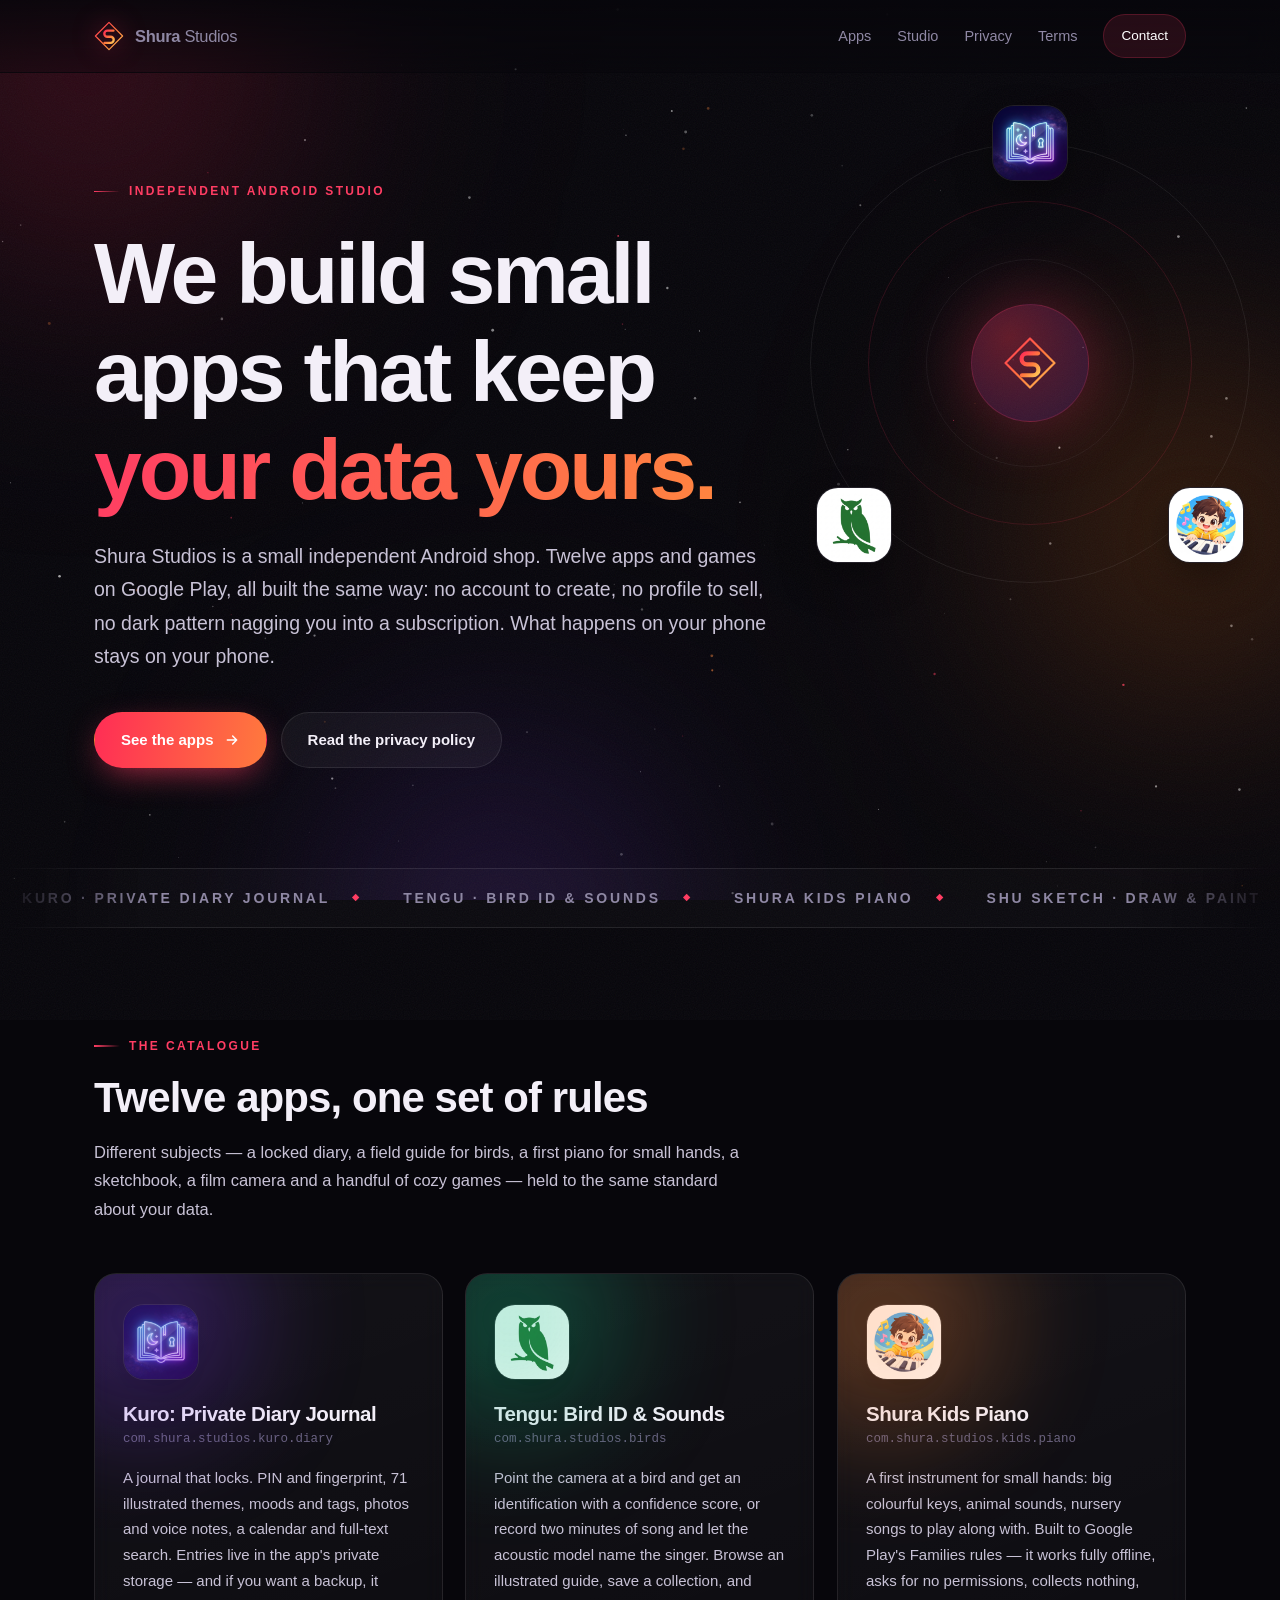
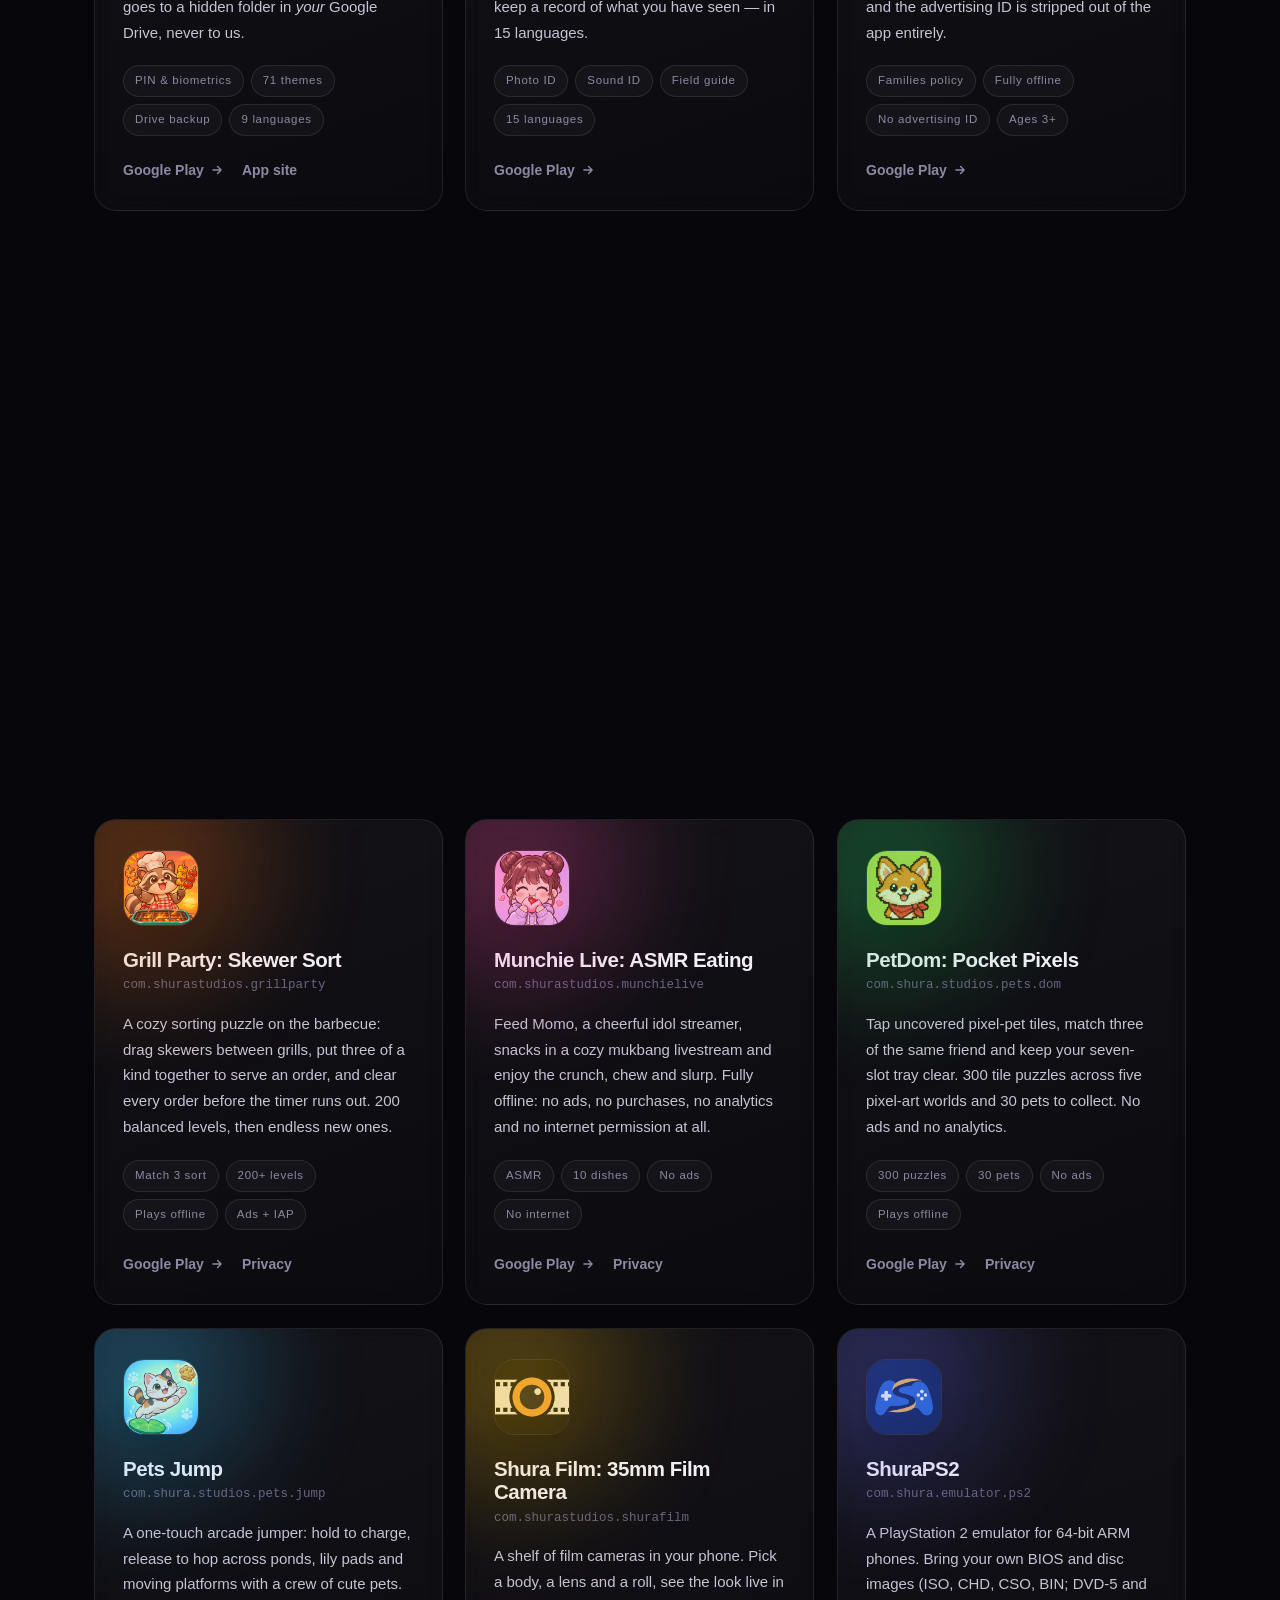
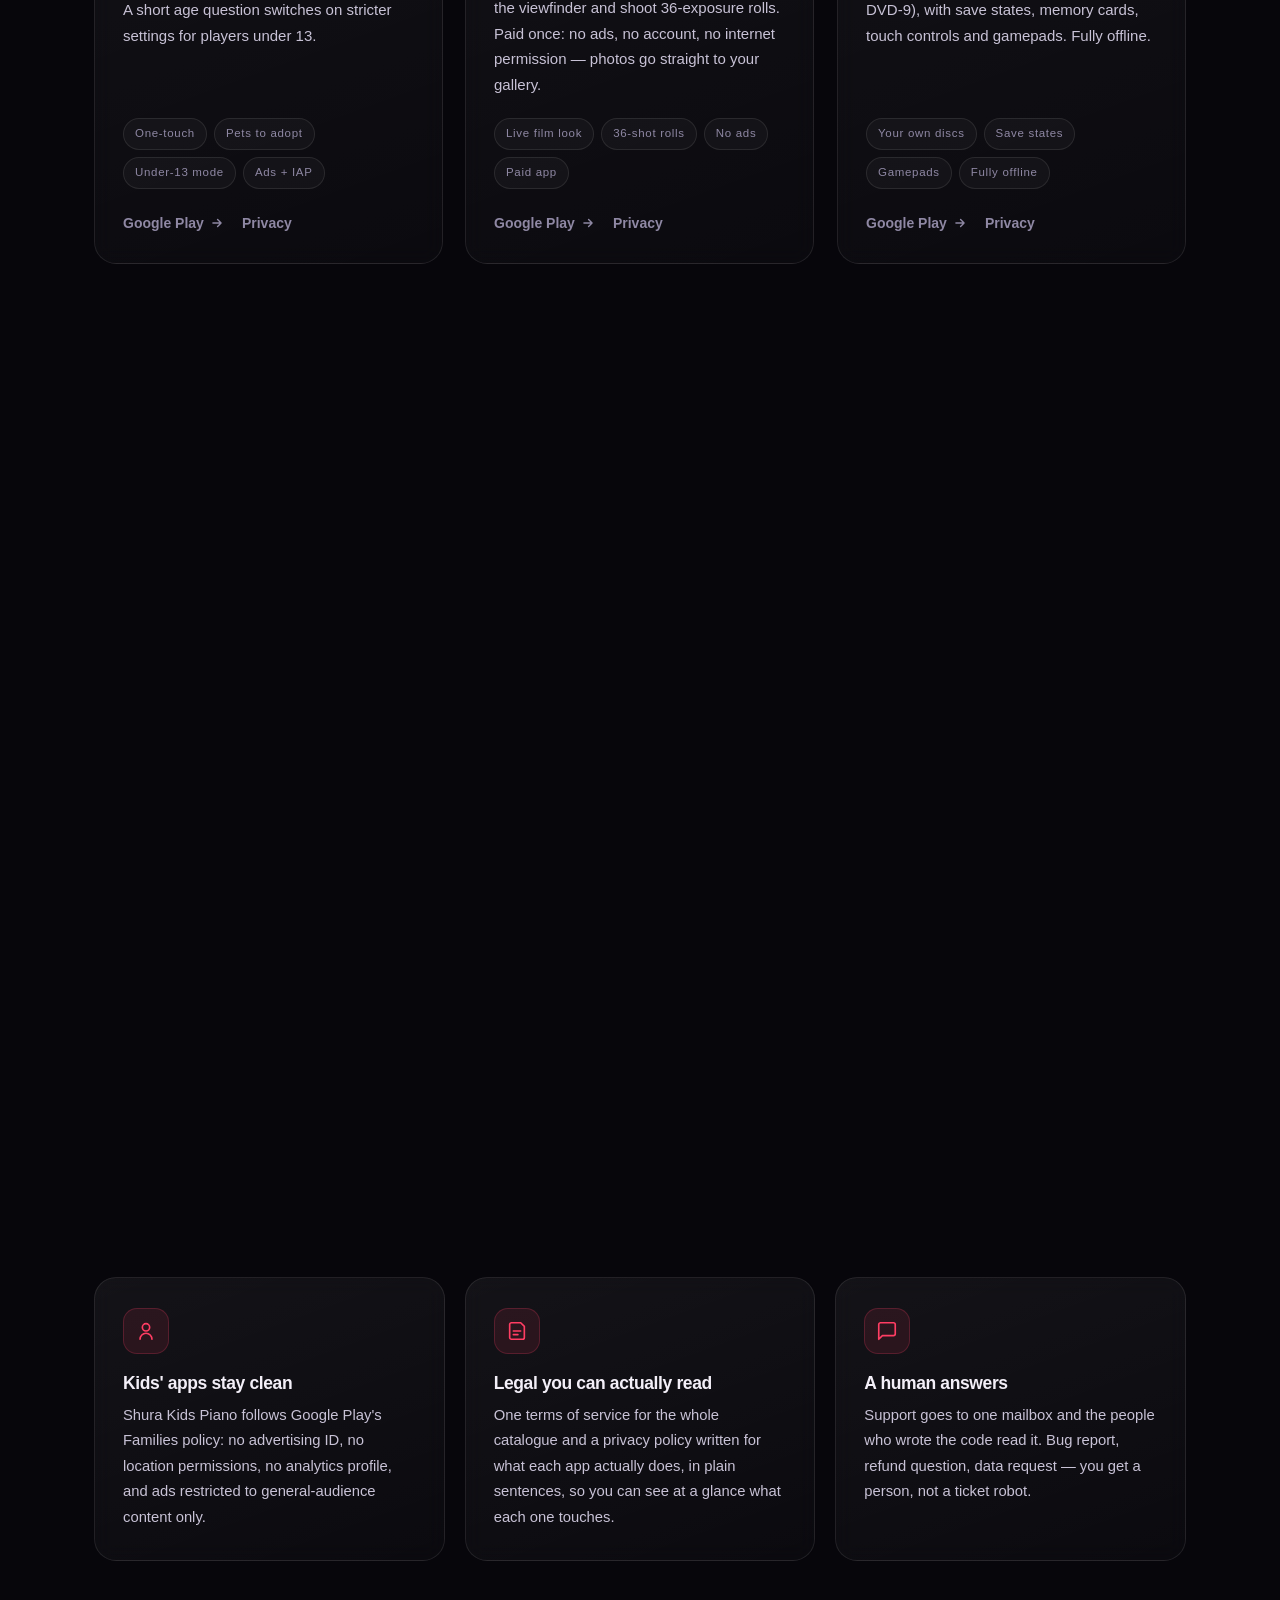
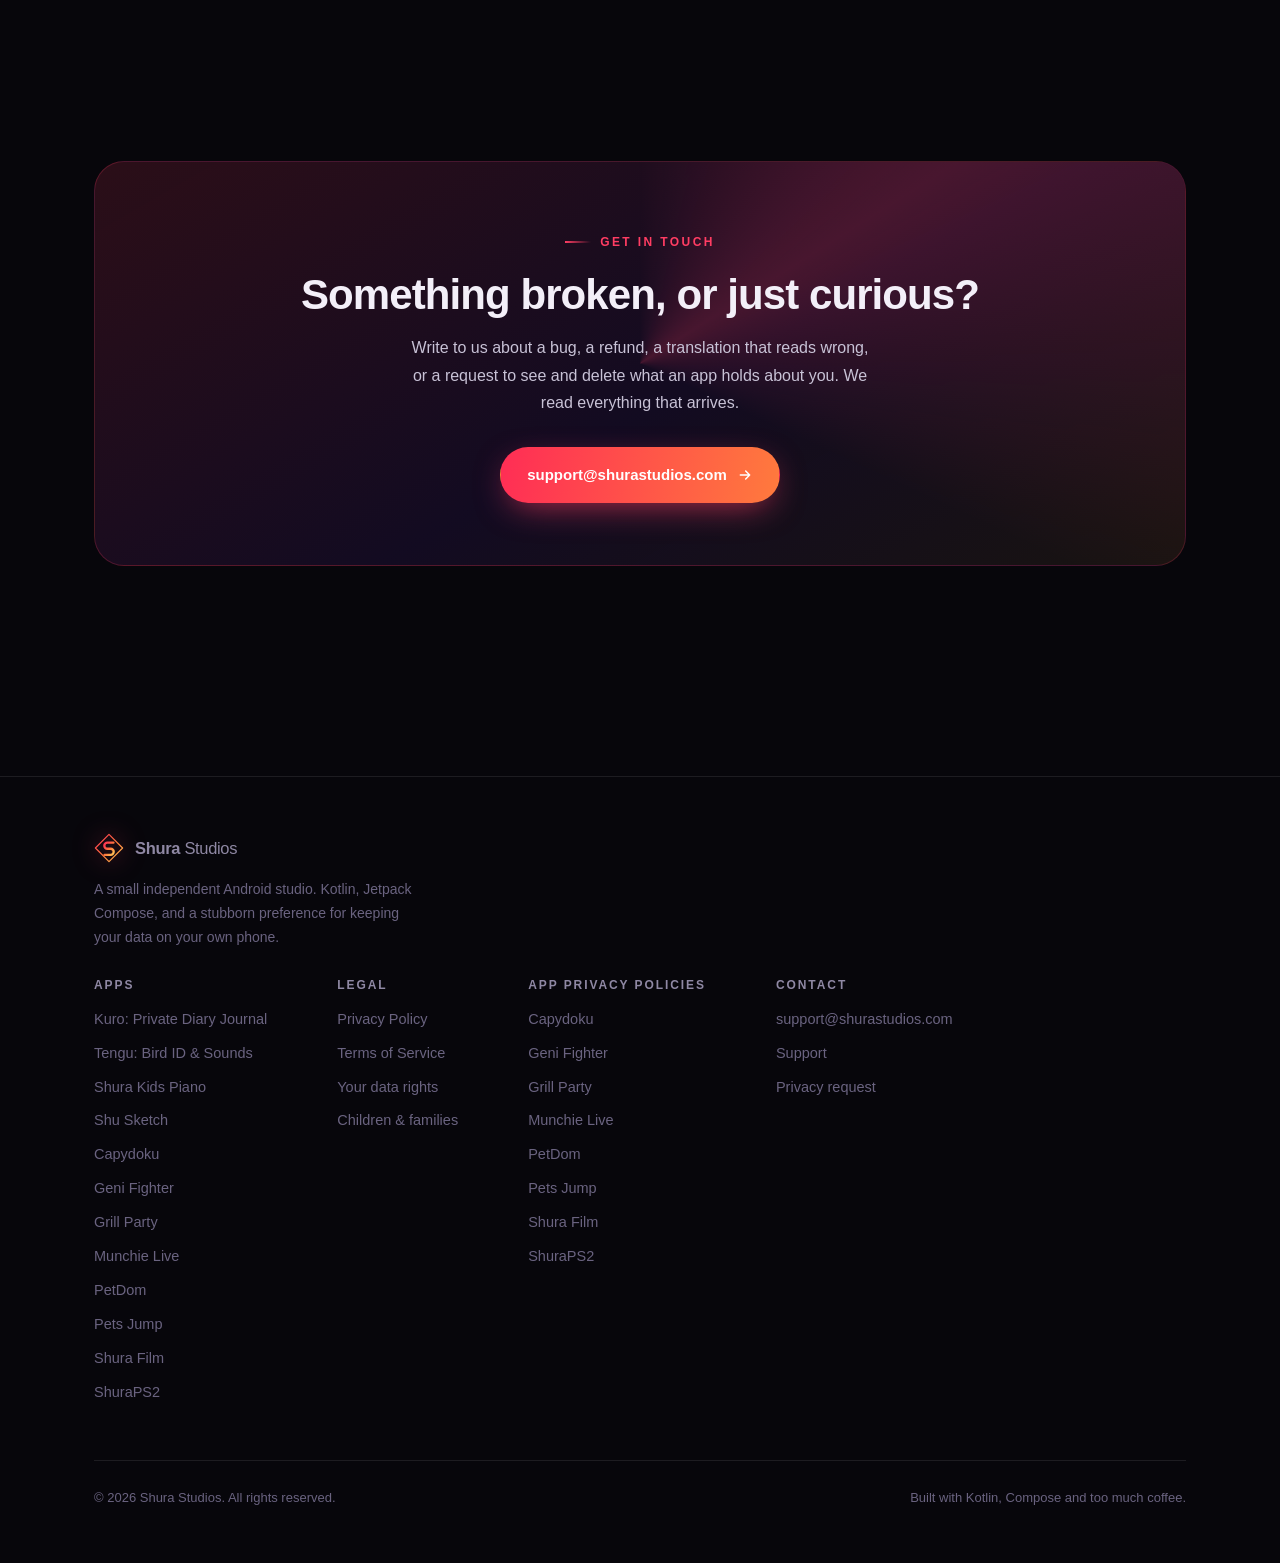
<file: index.html>
<!DOCTYPE html>
<html lang="en">
<head>
<meta charset="utf-8">
<meta name="viewport" content="width=device-width, initial-scale=1">
<title>Shura Studios — Android apps that respect you</title>
<meta name="description" content="Shura Studios is a small independent Android studio. We build Kuro: Private Diary Journal, Tengu: Bird ID &amp; Sounds, Shura Kids Piano and Shu Sketch — apps with no accounts, no data selling and no dark patterns.">
<meta name="theme-color" content="#07060b">
<link rel="icon" href="assets/favicon.svg" type="image/svg+xml">
<meta property="og:type" content="website">
<meta property="og:title" content="Shura Studios">
<meta property="og:description" content="A small independent Android studio. Four apps, no accounts, no data selling.">
<meta property="og:image" content="assets/app-tengu.png">
<link rel="stylesheet" href="assets/site.css">
<link rel="stylesheet" href="assets/home.css">
</head>
<body id="top">

<div class="progress"><i></i></div>
<canvas id="stars" aria-hidden="true"></canvas>
<div class="aurora" aria-hidden="true"><span class="blob b1"></span><span class="blob b2"></span><span class="blob b3"></span></div>
<div class="grain" aria-hidden="true"></div>

<header>
  <div class="wrap nav">
    <a class="brand" href="#top">
      <svg viewBox="0 0 64 64" aria-hidden="true"><defs><linearGradient id="bg1" x1="0" y1="0" x2="1" y2="1"><stop offset="0" stop-color="#ff2d55"/><stop offset=".55" stop-color="#ff7a3d"/><stop offset="1" stop-color="#ffc857"/></linearGradient></defs><path d="M32 3 61 32 32 61 3 32Z" fill="none" stroke="url(#bg1)" stroke-width="2.6" stroke-linejoin="round"/><path d="M41.5 20.5H28.5a6.5 6.5 0 0 0 0 13h7a6.5 6.5 0 0 1 0 13h-13" fill="none" stroke="url(#bg1)" stroke-width="5" stroke-linecap="round"/></svg>
      <span><b>Shura</b> Studios</span>
    </a>
    <nav class="nav-links">
      <a href="#apps">Apps</a>
      <a href="#studio">Studio</a>
      <a href="privacy.html">Privacy</a>
      <a href="terms.html">Terms</a>
      <a class="btn-mini" href="#contact">Contact</a>
    </nav>
  </div>
</header>

<main>

  <!-- ── Hero ──────────────────────────────────────────────────────────── -->
  <section class="hero wrap">
    <div class="orbit" aria-hidden="true">
      <span class="ring"></span><span class="ring r2"></span><span class="ring r3"></span>
      <div class="spin">
        <img class="chip c1" src="assets/app-kuro.png" alt="" width="76" height="76" loading="lazy">
        <img class="chip c2" src="assets/app-tengu.png" alt="" width="76" height="76" loading="lazy">
        <img class="chip c3" src="assets/app-piano.png" alt="" width="76" height="76" loading="lazy">
      </div>
      <div class="core">
        <svg viewBox="0 0 64 64"><defs><linearGradient id="cg" x1="0" y1="0" x2="1" y2="1"><stop offset="0" stop-color="#ff2d55"/><stop offset=".55" stop-color="#ff7a3d"/><stop offset="1" stop-color="#ffc857"/></linearGradient></defs><path d="M32 3 61 32 32 61 3 32Z" fill="none" stroke="url(#cg)" stroke-width="2.6" stroke-linejoin="round"/><path d="M41.5 20.5H28.5a6.5 6.5 0 0 0 0 13h7a6.5 6.5 0 0 1 0 13h-13" fill="none" stroke="url(#cg)" stroke-width="5" stroke-linecap="round"/></svg>
      </div>
    </div>

    <div class="hero-kicker"><span class="kicker">Independent Android studio</span></div>
    <h1>
      <span class="line"><i>We build small</i></span>
      <span class="line"><i>apps that keep</i></span>
      <span class="line"><i><span class="grad">your data yours.</span></i></span>
    </h1>
    <p class="lede">Shura Studios is a small independent Android shop. Twelve apps and games on Google Play, all built the same way: no account to create, no profile to sell, no dark pattern nagging you into a subscription. What happens on your phone stays on your phone.</p>
    <div class="hero-cta">
      <a class="btn btn-primary" href="#apps">See the apps
        <svg width="16" height="16" viewBox="0 0 24 24" fill="none" stroke="currentColor" stroke-width="2.2" stroke-linecap="round" stroke-linejoin="round"><path d="M5 12h14M13 6l6 6-6 6"/></svg>
      </a>
      <a class="btn btn-ghost" href="privacy.html">Read the privacy policy</a>
    </div>
  </section>

  <!-- ── Ticker ────────────────────────────────────────────────────────── -->
  <div class="ticker" aria-hidden="true">
    <div class="ticker-track">
      <span>Kuro · Private Diary Journal</span><span>Tengu · Bird ID &amp; Sounds</span><span>Shura Kids Piano</span><span>Shu Sketch · Draw &amp; Paint</span><span>Capydoku · Cozy Logic Puzzle</span><span>Geni Fighter</span><span>Grill Party · Skewer Sort</span><span>Munchie Live · ASMR Eating</span><span>PetDom · Pocket Pixels</span><span>Pets Jump</span><span>Shura Film · 35mm Film Camera</span><span>ShuraPS2</span><span>Built in Kotlin &amp; Jetpack Compose</span><span>Offline first</span><span>No accounts</span>
      <span>Kuro · Private Diary Journal</span><span>Tengu · Bird ID &amp; Sounds</span><span>Shura Kids Piano</span><span>Shu Sketch · Draw &amp; Paint</span><span>Capydoku · Cozy Logic Puzzle</span><span>Geni Fighter</span><span>Grill Party · Skewer Sort</span><span>Munchie Live · ASMR Eating</span><span>PetDom · Pocket Pixels</span><span>Pets Jump</span><span>Shura Film · 35mm Film Camera</span><span>ShuraPS2</span><span>Built in Kotlin &amp; Jetpack Compose</span><span>Offline first</span><span>No accounts</span>
    </div>
  </div>

  <!-- ── Apps ──────────────────────────────────────────────────────────── -->
  <section id="apps" class="wrap">
    <div class="sec-head reveal">
      <span class="kicker">The catalogue</span>
      <h2>Twelve apps, one set of rules</h2>
      <p>Different subjects — a locked diary, a field guide for birds, a first piano for small hands, a sketchbook, a film camera and a handful of cozy games — held to the same standard about your data.</p>
    </div>

    <div class="apps">

      <article class="card app-card kuro reveal" data-tilt data-delay="0">
        <span class="halo" aria-hidden="true"></span>
        <img class="icon" src="assets/app-kuro.png" alt="Kuro app icon" width="76" height="76" loading="lazy">
        <h3>Kuro: Private Diary Journal</h3>
        <p class="pkg">com.shura.studios.kuro.diary</p>
        <p class="desc">A journal that locks. PIN and fingerprint, 71 illustrated themes, moods and tags, photos and voice notes, a calendar and full-text search. Entries live in the app's private storage — and if you want a backup, it goes to a hidden folder in <em>your</em> Google Drive, never to us.</p>
        <div class="tags"><i>PIN &amp; biometrics</i><i>71 themes</i><i>Drive backup</i><i>9 languages</i></div>
        <div class="app-links">
          <a href="https://play.google.com/store/apps/details?id=com.shura.studios.kuro.diary" target="_blank" rel="noopener">Google Play
            <svg width="14" height="14" viewBox="0 0 24 24" fill="none" stroke="currentColor" stroke-width="2.4" stroke-linecap="round" stroke-linejoin="round"><path d="M5 12h14M13 6l6 6-6 6"/></svg></a>
          <a href="https://kuro.shurastudios.com/" target="_blank" rel="noopener">App site</a>
        </div>
      </article>

      <article class="card app-card tengu reveal" data-tilt data-delay="0.1">
        <span class="halo" aria-hidden="true"></span>
        <img class="icon" src="assets/app-tengu.png" alt="Tengu app icon" width="76" height="76" loading="lazy">
        <h3>Tengu: Bird ID &amp; Sounds</h3>
        <p class="pkg">com.shura.studios.birds</p>
        <p class="desc">Point the camera at a bird and get an identification with a confidence score, or record two minutes of song and let the acoustic model name the singer. Browse an illustrated guide, save a collection, and keep a record of what you have seen — in 15 languages.</p>
        <div class="tags"><i>Photo ID</i><i>Sound ID</i><i>Field guide</i><i>15 languages</i></div>
        <div class="app-links">
          <a href="https://play.google.com/store/apps/details?id=com.shura.studios.birds" target="_blank" rel="noopener">Google Play
            <svg width="14" height="14" viewBox="0 0 24 24" fill="none" stroke="currentColor" stroke-width="2.4" stroke-linecap="round" stroke-linejoin="round"><path d="M5 12h14M13 6l6 6-6 6"/></svg></a>
        </div>
      </article>

      <article class="card app-card piano reveal" data-tilt data-delay="0.2">
        <span class="halo" aria-hidden="true"></span>
        <img class="icon" src="assets/app-piano.png" alt="Shura Kids Piano app icon" width="76" height="76" loading="lazy">
        <h3>Shura Kids Piano</h3>
        <p class="pkg">com.shura.studios.kids.piano</p>
        <p class="desc">A first instrument for small hands: big colourful keys, animal sounds, nursery songs to play along with. Built to Google Play's Families rules — it works fully offline, asks for no permissions, collects nothing, and the advertising ID is stripped out of the app entirely.</p>
        <div class="tags"><i>Families policy</i><i>Fully offline</i><i>No advertising ID</i><i>Ages 3+</i></div>
        <div class="app-links">
          <a href="https://play.google.com/store/apps/details?id=com.shura.studios.kids.piano" target="_blank" rel="noopener">Google Play
            <svg width="14" height="14" viewBox="0 0 24 24" fill="none" stroke="currentColor" stroke-width="2.4" stroke-linecap="round" stroke-linejoin="round"><path d="M5 12h14M13 6l6 6-6 6"/></svg></a>
        </div>
      </article>

      <article class="card app-card sketch reveal" data-tilt data-delay="0.3">
        <span class="halo" aria-hidden="true"></span>
        <img class="icon" src="assets/app-shusketch.png" alt="Shu Sketch app icon" width="76" height="76" loading="lazy">
        <h3>Shu Sketch</h3>
        <p class="pkg">com.shura.studios.sketch</p>
        <p class="desc">A pocket sketchbook for drawing and painting: pressure-sensitive brushes, layers with blend modes, symmetry, rulers and shapes, fill and eyedropper, and photo import. Export PNG, JPG, layered PSD or a time-lapse video of your drawing. No ads, no account — your artwork stays on your device.</p>
        <div class="tags"><i>Layers &amp; PSD</i><i>Time-lapse</i><i>No ads</i><i>12 languages</i></div>
        <div class="app-links">
          <a href="https://play.google.com/store/apps/details?id=com.shura.studios.sketch" target="_blank" rel="noopener">Google Play
            <svg width="14" height="14" viewBox="0 0 24 24" fill="none" stroke="currentColor" stroke-width="2.4" stroke-linecap="round" stroke-linejoin="round"><path d="M5 12h14M13 6l6 6-6 6"/></svg></a>
        </div>
      </article>

      <article class="card app-card capydoku reveal" data-tilt data-delay="0.0">
        <span class="halo" aria-hidden="true"></span>
        <img class="icon" src="assets/app-capydoku.png" alt="Capydoku app icon" width="76" height="76" loading="lazy">
        <h3>Capydoku: Cozy Logic Puzzle</h3>
        <p class="pkg">com.shurastudios.capydoku</p>
        <p class="desc">Give every capybara its own hot-spring pool. A calm logic puzzle with one capybara per pool, row and column — every one of the 300 handpicked levels solvable by reasoning alone, with a lantern hint that explains the next step.</p>
        <div class="tags"><i>300 levels</i><i>No guessing</i><i>Plays offline</i><i>Ads + coin packs</i></div>
        <div class="app-links">
          <a href="https://play.google.com/store/apps/details?id=com.shurastudios.capydoku" target="_blank" rel="noopener">Google Play
            <svg width="14" height="14" viewBox="0 0 24 24" fill="none" stroke="currentColor" stroke-width="2.4" stroke-linecap="round" stroke-linejoin="round"><path d="M5 12h14M13 6l6 6-6 6"/></svg></a>
          <a href="capydoku-privacy.html">Privacy</a>
        </div>
      </article>

      <article class="card app-card genifighter reveal" data-tilt data-delay="0.1">
        <span class="halo" aria-hidden="true"></span>
        <img class="icon" src="assets/app-genifighter.png" alt="Geni Fighter app icon" width="76" height="76" loading="lazy">
        <h3>Geni Fighter</h3>
        <p class="pkg">com.shurastudios.genifighter</p>
        <p class="desc">A vertical space shooter: weave through bullet patterns across 200 stages and 10 worlds, take down 121 bosses, and collect 33 ships and 15 wingmen. Cloud save and leaderboards run on an anonymous player ID, no sign-up.</p>
        <div class="tags"><i>200 stages</i><i>121 bosses</i><i>Cloud save</i><i>Rewarded ads</i></div>
        <div class="app-links">
          <a href="https://play.google.com/store/apps/details?id=com.shurastudios.genifighter" target="_blank" rel="noopener">Google Play
            <svg width="14" height="14" viewBox="0 0 24 24" fill="none" stroke="currentColor" stroke-width="2.4" stroke-linecap="round" stroke-linejoin="round"><path d="M5 12h14M13 6l6 6-6 6"/></svg></a>
          <a href="genifighter-privacy.html">Privacy</a>
        </div>
      </article>

      <article class="card app-card grillparty reveal" data-tilt data-delay="0.2">
        <span class="halo" aria-hidden="true"></span>
        <img class="icon" src="assets/app-grillparty.png" alt="Grill Party app icon" width="76" height="76" loading="lazy">
        <h3>Grill Party: Skewer Sort</h3>
        <p class="pkg">com.shurastudios.grillparty</p>
        <p class="desc">A cozy sorting puzzle on the barbecue: drag skewers between grills, put three of a kind together to serve an order, and clear every order before the timer runs out. 200 balanced levels, then endless new ones.</p>
        <div class="tags"><i>Match 3 sort</i><i>200+ levels</i><i>Plays offline</i><i>Ads + IAP</i></div>
        <div class="app-links">
          <a href="https://play.google.com/store/apps/details?id=com.shurastudios.grillparty" target="_blank" rel="noopener">Google Play
            <svg width="14" height="14" viewBox="0 0 24 24" fill="none" stroke="currentColor" stroke-width="2.4" stroke-linecap="round" stroke-linejoin="round"><path d="M5 12h14M13 6l6 6-6 6"/></svg></a>
          <a href="grillparty-privacy.html">Privacy</a>
        </div>
      </article>

      <article class="card app-card munchielive reveal" data-tilt data-delay="0.3">
        <span class="halo" aria-hidden="true"></span>
        <img class="icon" src="assets/app-munchielive.png" alt="Munchie Live app icon" width="76" height="76" loading="lazy">
        <h3>Munchie Live: ASMR Eating</h3>
        <p class="pkg">com.shurastudios.munchielive</p>
        <p class="desc">Feed Momo, a cheerful idol streamer, snacks in a cozy mukbang livestream and enjoy the crunch, chew and slurp. Fully offline: no ads, no purchases, no analytics and no internet permission at all.</p>
        <div class="tags"><i>ASMR</i><i>10 dishes</i><i>No ads</i><i>No internet</i></div>
        <div class="app-links">
          <a href="https://play.google.com/store/apps/details?id=com.shurastudios.munchielive" target="_blank" rel="noopener">Google Play
            <svg width="14" height="14" viewBox="0 0 24 24" fill="none" stroke="currentColor" stroke-width="2.4" stroke-linecap="round" stroke-linejoin="round"><path d="M5 12h14M13 6l6 6-6 6"/></svg></a>
          <a href="munchielive-privacy.html">Privacy</a>
        </div>
      </article>

      <article class="card app-card petdom reveal" data-tilt data-delay="0.0">
        <span class="halo" aria-hidden="true"></span>
        <img class="icon" src="assets/app-petdom.png" alt="PetDom app icon" width="76" height="76" loading="lazy">
        <h3>PetDom: Pocket Pixels</h3>
        <p class="pkg">com.shura.studios.pets.dom</p>
        <p class="desc">Tap uncovered pixel-pet tiles, match three of the same friend and keep your seven-slot tray clear. 300 tile puzzles across five pixel-art worlds and 30 pets to collect. No ads and no analytics.</p>
        <div class="tags"><i>300 puzzles</i><i>30 pets</i><i>No ads</i><i>Plays offline</i></div>
        <div class="app-links">
          <a href="https://play.google.com/store/apps/details?id=com.shura.studios.pets.dom" target="_blank" rel="noopener">Google Play
            <svg width="14" height="14" viewBox="0 0 24 24" fill="none" stroke="currentColor" stroke-width="2.4" stroke-linecap="round" stroke-linejoin="round"><path d="M5 12h14M13 6l6 6-6 6"/></svg></a>
          <a href="petdom-privacy.html">Privacy</a>
        </div>
      </article>

      <article class="card app-card petsjump reveal" data-tilt data-delay="0.1">
        <span class="halo" aria-hidden="true"></span>
        <img class="icon" src="assets/app-petsjump.png" alt="Pets Jump app icon" width="76" height="76" loading="lazy">
        <h3>Pets Jump</h3>
        <p class="pkg">com.shura.studios.pets.jump</p>
        <p class="desc">A one-touch arcade jumper: hold to charge, release to hop across ponds, lily pads and moving platforms with a crew of cute pets. A short age question switches on stricter settings for players under 13.</p>
        <div class="tags"><i>One-touch</i><i>Pets to adopt</i><i>Under-13 mode</i><i>Ads + IAP</i></div>
        <div class="app-links">
          <a href="https://play.google.com/store/apps/details?id=com.shura.studios.pets.jump" target="_blank" rel="noopener">Google Play
            <svg width="14" height="14" viewBox="0 0 24 24" fill="none" stroke="currentColor" stroke-width="2.4" stroke-linecap="round" stroke-linejoin="round"><path d="M5 12h14M13 6l6 6-6 6"/></svg></a>
          <a href="petsjump-privacy.html">Privacy</a>
        </div>
      </article>

      <article class="card app-card shurafilm reveal" data-tilt data-delay="0.2">
        <span class="halo" aria-hidden="true"></span>
        <img class="icon" src="assets/app-shurafilm.png" alt="Shura Film app icon" width="76" height="76" loading="lazy">
        <h3>Shura Film: 35mm Film Camera</h3>
        <p class="pkg">com.shurastudios.shurafilm</p>
        <p class="desc">A shelf of film cameras in your phone. Pick a body, a lens and a roll, see the look live in the viewfinder and shoot 36-exposure rolls. Paid once: no ads, no account, no internet permission — photos go straight to your gallery.</p>
        <div class="tags"><i>Live film look</i><i>36-shot rolls</i><i>No ads</i><i>Paid app</i></div>
        <div class="app-links">
          <a href="https://play.google.com/store/apps/details?id=com.shurastudios.shurafilm" target="_blank" rel="noopener">Google Play
            <svg width="14" height="14" viewBox="0 0 24 24" fill="none" stroke="currentColor" stroke-width="2.4" stroke-linecap="round" stroke-linejoin="round"><path d="M5 12h14M13 6l6 6-6 6"/></svg></a>
          <a href="shurafilm-privacy.html">Privacy</a>
        </div>
      </article>

      <article class="card app-card shuraps2 reveal" data-tilt data-delay="0.3">
        <span class="halo" aria-hidden="true"></span>
        <img class="icon" src="assets/app-shuraps2.png" alt="ShuraPS2 app icon" width="76" height="76" loading="lazy">
        <h3>ShuraPS2</h3>
        <p class="pkg">com.shura.emulator.ps2</p>
        <p class="desc">A PlayStation 2 emulator for 64-bit ARM phones. Bring your own BIOS and disc images (ISO, CHD, CSO, BIN; DVD-5 and DVD-9), with save states, memory cards, touch controls and gamepads. Fully offline.</p>
        <div class="tags"><i>Your own discs</i><i>Save states</i><i>Gamepads</i><i>Fully offline</i></div>
        <div class="app-links">
          <a href="https://play.google.com/store/apps/details?id=com.shura.emulator.ps2" target="_blank" rel="noopener">Google Play
            <svg width="14" height="14" viewBox="0 0 24 24" fill="none" stroke="currentColor" stroke-width="2.4" stroke-linecap="round" stroke-linejoin="round"><path d="M5 12h14M13 6l6 6-6 6"/></svg></a>
          <a href="shuraps2-privacy.html">Privacy</a>
        </div>
      </article>

    </div>
  </section>

  <!-- ── Stats ─────────────────────────────────────────────────────────── -->
  <section class="wrap" style="padding-top:0">
    <div class="stats reveal">
      <div class="stat"><b data-count="12">0</b><span>Apps on Google Play</span></div>
      <div class="stat"><b data-count="15" data-suffix="">0</b><span>Languages shipped</span></div>
      <div class="stat"><b data-count="0">0</b><span>Accounts required</span></div>
      <div class="stat"><b data-count="0">0</b><span>Rows of data sold</span></div>
    </div>
  </section>

  <!-- ── Studio ────────────────────────────────────────────────────────── -->
  <section id="studio" class="wrap">
    <div class="sec-head reveal">
      <span class="kicker">How we work</span>
      <h2>Six rules we don't break</h2>
      <p>These aren't marketing lines. They are the constraints we design against, and they are what the privacy policy and terms on this site actually commit us to.</p>
    </div>

    <div class="grid-3">
      <article class="card principle reveal" data-delay="0">
        <div class="ico"><svg viewBox="0 0 24 24"><rect x="4" y="10" width="16" height="10" rx="2"/><path d="M8 10V7a4 4 0 0 1 8 0v3"/></svg></div>
        <h3>On the device by default</h3>
        <p>Your diary entries, your saved birds, your settings: written to private app storage. Nothing leaves the phone unless a feature you switched on has to send it, and the policy says exactly which ones do.</p>
      </article>

      <article class="card principle reveal" data-delay="0.08">
        <div class="ico"><svg viewBox="0 0 24 24"><path d="M12 3 4 7v5c0 5 3.4 8.4 8 9 4.6-.6 8-4 8-9V7Z"/><path d="m9 12 2 2 4-4"/></svg></div>
        <h3>No account, ever</h3>
        <p>We don't run a login server, so there is no profile of you to leak, subpoena or sell. Apart from Google Play Games in some of our games, the only sign-in anywhere in the catalogue is optional Google Drive backup in Kuro — and that is your Drive, not ours.</p>
      </article>

      <article class="card principle reveal" data-delay="0.16">
        <div class="ico"><svg viewBox="0 0 24 24"><path d="M3 12h4l3 8 4-16 3 8h4"/></svg></div>
        <h3>Honest monetisation</h3>
        <p>Ads, optional upgrades and in-game packs, priced up front through Google Play — and some apps with no ads or purchases at all. No countdown pressure, no fake discounts, no subscription you have to email us to escape — you cancel in Play, like everything else.</p>
      </article>

      <article class="card principle reveal" data-delay="0.24">
        <div class="ico"><svg viewBox="0 0 24 24"><circle cx="12" cy="8" r="4"/><path d="M5.5 21a6.5 6.5 0 0 1 13 0"/></svg></div>
        <h3>Kids' apps stay clean</h3>
        <p>Shura Kids Piano follows Google Play's Families policy: no advertising ID, no location permissions, no analytics profile, and ads restricted to general-audience content only.</p>
      </article>

      <article class="card principle reveal" data-delay="0.32">
        <div class="ico"><svg viewBox="0 0 24 24"><path d="M4 19V5a2 2 0 0 1 2-2h10l4 4v12a2 2 0 0 1-2 2H6a2 2 0 0 1-2-2Z"/><path d="M8 12h8M8 16h5"/></svg></div>
        <h3>Legal you can actually read</h3>
        <p>One terms of service for the whole catalogue and a privacy policy written for what each app actually does, in plain sentences, so you can see at a glance what each one touches.</p>
      </article>

      <article class="card principle reveal" data-delay="0.4">
        <div class="ico"><svg viewBox="0 0 24 24"><path d="M21 15a2 2 0 0 1-2 2H7l-4 4V5a2 2 0 0 1 2-2h14a2 2 0 0 1 2 2Z"/></svg></div>
        <h3>A human answers</h3>
        <p>Support goes to one mailbox and the people who wrote the code read it. Bug report, refund question, data request — you get a person, not a ticket robot.</p>
      </article>
    </div>
  </section>

  <!-- ── Contact / CTA ─────────────────────────────────────────────────── -->
  <section id="contact" class="wrap">
    <div class="cta reveal">
      <span class="kicker" style="justify-content:center">Get in touch</span>
      <h2 style="margin-top:18px">Something broken, or just curious?</h2>
      <p>Write to us about a bug, a refund, a translation that reads wrong, or a request to see and delete what an app holds about you. We read everything that arrives.</p>
      <a class="btn btn-primary" href="mailto:support@shurastudios.com">support@shurastudios.com
        <svg width="16" height="16" viewBox="0 0 24 24" fill="none" stroke="currentColor" stroke-width="2.2" stroke-linecap="round" stroke-linejoin="round"><path d="M5 12h14M13 6l6 6-6 6"/></svg>
      </a>
    </div>
  </section>

</main>

<footer>
  <div class="wrap">
    <div class="foot">
      <div class="foot-brand">
        <a class="brand" href="#top">
          <svg viewBox="0 0 64 64" aria-hidden="true"><defs><linearGradient id="fg1" x1="0" y1="0" x2="1" y2="1"><stop offset="0" stop-color="#ff2d55"/><stop offset=".55" stop-color="#ff7a3d"/><stop offset="1" stop-color="#ffc857"/></linearGradient></defs><path d="M32 3 61 32 32 61 3 32Z" fill="none" stroke="url(#fg1)" stroke-width="2.6" stroke-linejoin="round"/><path d="M41.5 20.5H28.5a6.5 6.5 0 0 0 0 13h7a6.5 6.5 0 0 1 0 13h-13" fill="none" stroke="url(#fg1)" stroke-width="5" stroke-linecap="round"/></svg>
          <span><b>Shura</b> Studios</span>
        </a>
        <p>A small independent Android studio. Kotlin, Jetpack Compose, and a stubborn preference for keeping your data on your own phone.</p>
      </div>
      <div class="foot-cols">
        <div class="foot-col">
          <h4>Apps</h4>
          <a href="https://play.google.com/store/apps/details?id=com.shura.studios.kuro.diary" target="_blank" rel="noopener">Kuro: Private Diary Journal</a>
          <a href="https://play.google.com/store/apps/details?id=com.shura.studios.birds" target="_blank" rel="noopener">Tengu: Bird ID &amp; Sounds</a>
          <a href="https://play.google.com/store/apps/details?id=com.shura.studios.kids.piano" target="_blank" rel="noopener">Shura Kids Piano</a>
          <a href="https://play.google.com/store/apps/details?id=com.shura.studios.sketch" target="_blank" rel="noopener">Shu Sketch</a>
          <a href="https://play.google.com/store/apps/details?id=com.shurastudios.capydoku" target="_blank" rel="noopener">Capydoku</a>
          <a href="https://play.google.com/store/apps/details?id=com.shurastudios.genifighter" target="_blank" rel="noopener">Geni Fighter</a>
          <a href="https://play.google.com/store/apps/details?id=com.shurastudios.grillparty" target="_blank" rel="noopener">Grill Party</a>
          <a href="https://play.google.com/store/apps/details?id=com.shurastudios.munchielive" target="_blank" rel="noopener">Munchie Live</a>
          <a href="https://play.google.com/store/apps/details?id=com.shura.studios.pets.dom" target="_blank" rel="noopener">PetDom</a>
          <a href="https://play.google.com/store/apps/details?id=com.shura.studios.pets.jump" target="_blank" rel="noopener">Pets Jump</a>
          <a href="https://play.google.com/store/apps/details?id=com.shurastudios.shurafilm" target="_blank" rel="noopener">Shura Film</a>
          <a href="https://play.google.com/store/apps/details?id=com.shura.emulator.ps2" target="_blank" rel="noopener">ShuraPS2</a>
        </div>
        <div class="foot-col">
          <h4>Legal</h4>
          <a href="privacy.html">Privacy Policy</a>
          <a href="terms.html">Terms of Service</a>
          <a href="privacy.html#rights">Your data rights</a>
          <a href="privacy.html#children">Children &amp; families</a>
        </div>
        <div class="foot-col">
          <h4>App privacy policies</h4>
          <a href="capydoku-privacy.html">Capydoku</a>
          <a href="genifighter-privacy.html">Geni Fighter</a>
          <a href="grillparty-privacy.html">Grill Party</a>
          <a href="munchielive-privacy.html">Munchie Live</a>
          <a href="petdom-privacy.html">PetDom</a>
          <a href="petsjump-privacy.html">Pets Jump</a>
          <a href="shurafilm-privacy.html">Shura Film</a>
          <a href="shuraps2-privacy.html">ShuraPS2</a>
        </div>
        <div class="foot-col">
          <h4>Contact</h4>
          <a href="mailto:support@shurastudios.com">support@shurastudios.com</a>
          <a href="mailto:support@shurastudios.com?subject=Support%20request">Support</a>
          <a href="mailto:support@shurastudios.com?subject=Privacy%20request">Privacy request</a>
        </div>
      </div>
    </div>
    <div class="copy">
      <span>© <span data-year>2026</span> Shura Studios. All rights reserved.</span>
      <span>Built with Kotlin, Compose and too much coffee.</span>
    </div>
  </div>
</footer>

<script src="assets/site.js"></script>
</body>
</html>
</file>
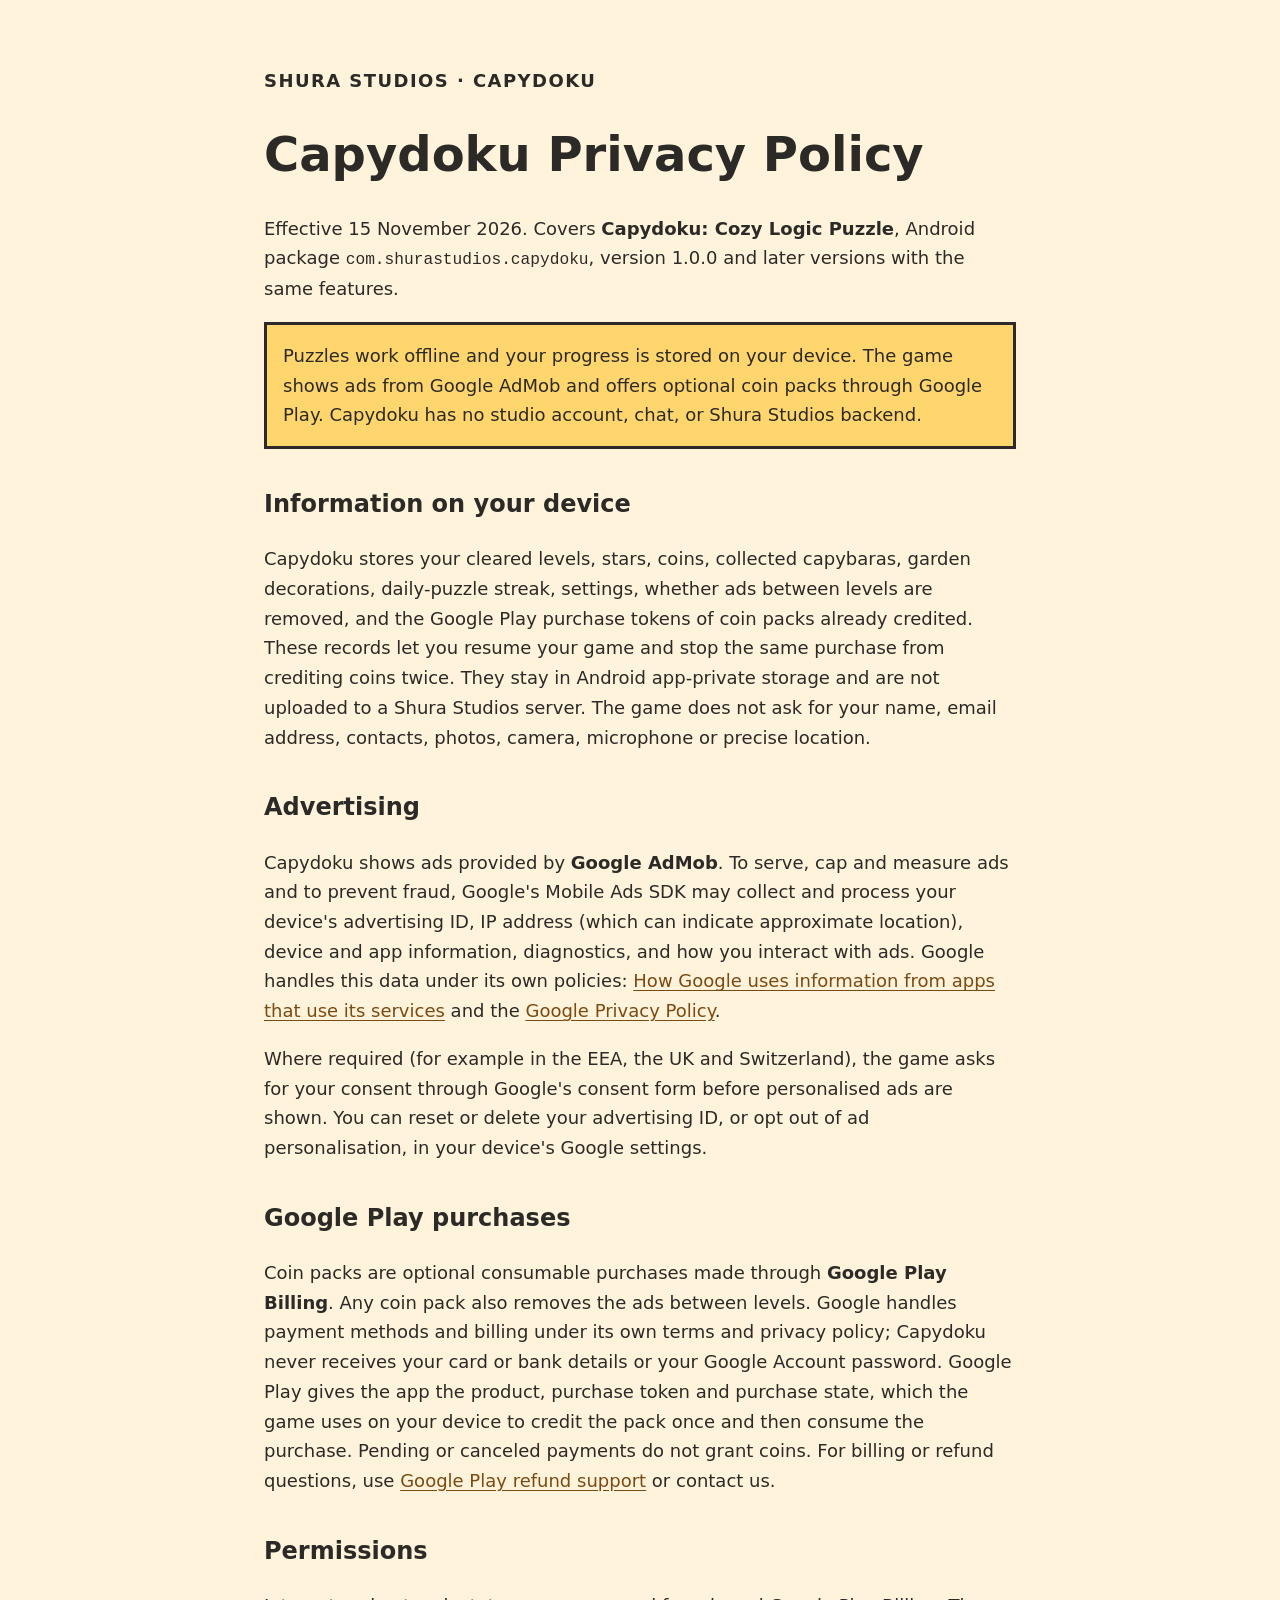
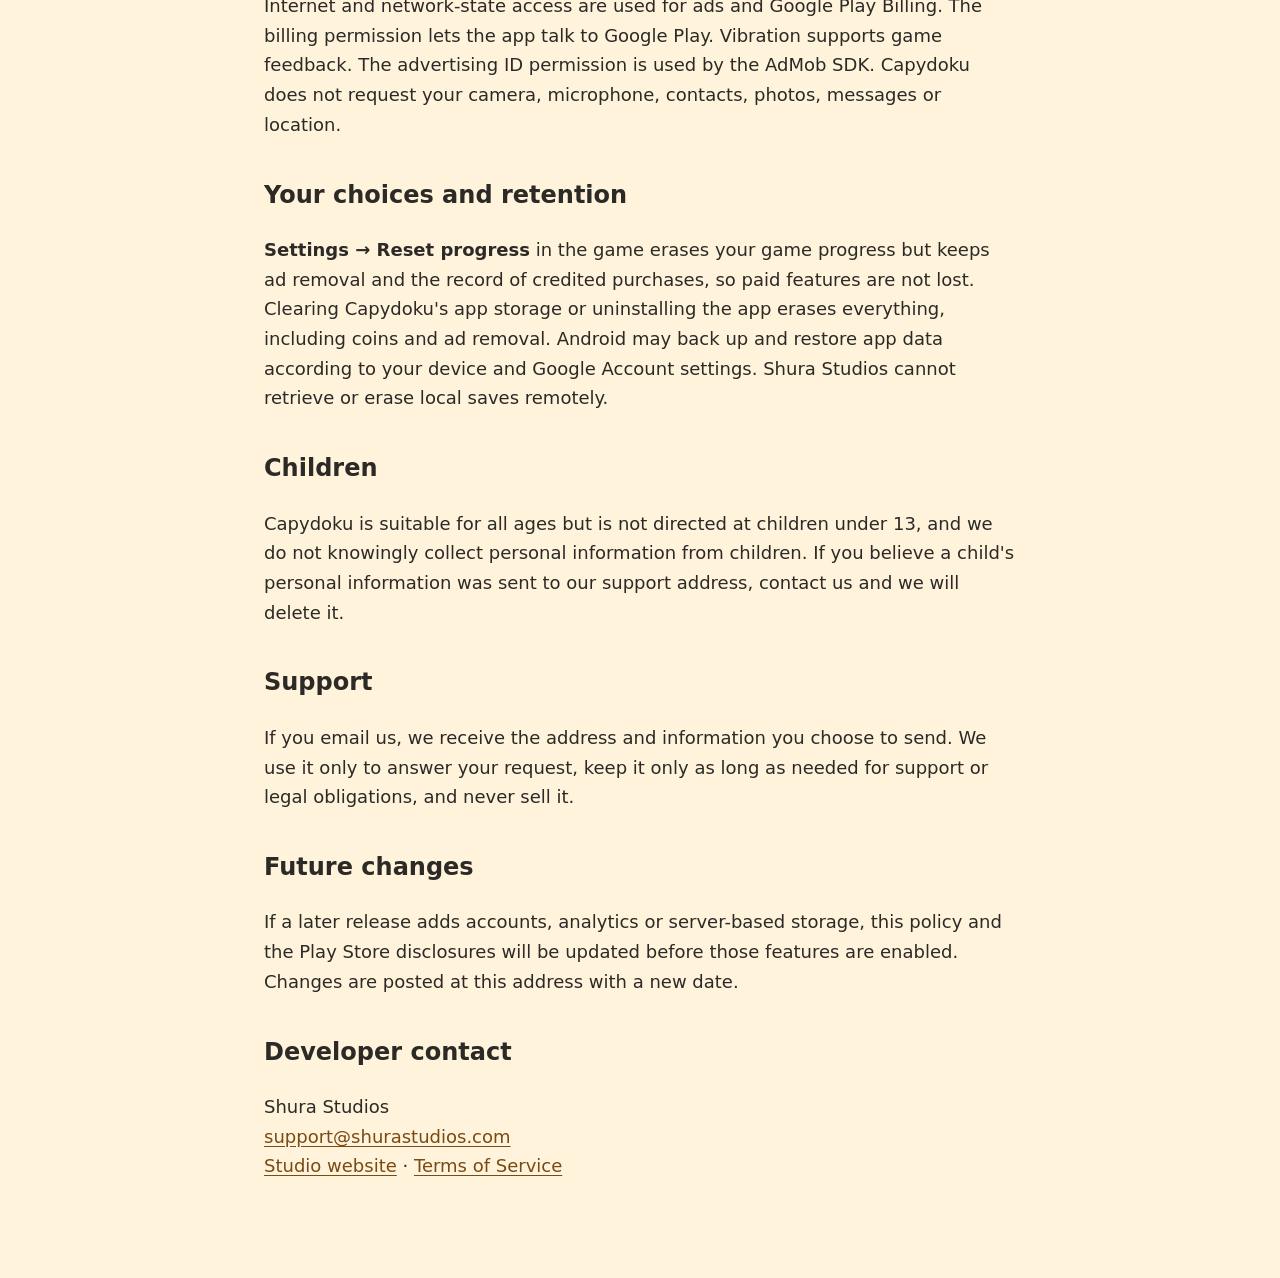
<file: capydoku-privacy.html>
<!doctype html>
<html lang="en">
<head>
<meta charset="utf-8">
<meta name="viewport" content="width=device-width, initial-scale=1">
<meta name="description" content="Privacy policy for Capydoku: Cozy Logic Puzzle by Shura Studios.">
<title>Capydoku Privacy Policy · Shura Studios</title>
<style>
:root{color-scheme:light}*{box-sizing:border-box}body{margin:0;background:#fff3dc;color:#2b2a26;font:18px/1.65 system-ui,sans-serif}main{max-width:800px;margin:auto;padding:48px 24px 80px}h1{font-size:clamp(32px,6vw,48px);line-height:1.12}h2{font-size:24px;margin-top:36px}a{color:#7a4a12;text-underline-offset:3px}a:focus-visible{outline:3px solid #2b2a26;outline-offset:4px}.label{font-weight:700;letter-spacing:.08em}code{overflow-wrap:anywhere;font-size:.9em}.note{border:3px solid #2b2a26;background:#ffd66e;padding:16px}
</style>
</head>
<body><main>
<p class="label">SHURA STUDIOS · CAPYDOKU</p>
<h1>Capydoku Privacy Policy</h1>
<p>Effective 15 November 2026. Covers <strong>Capydoku: Cozy Logic Puzzle</strong>, Android package <code>com.shurastudios.capydoku</code>, version 1.0.0 and later versions with the same features.</p>
<p class="note">Puzzles work offline and your progress is stored on your device. The game shows ads from Google AdMob and offers optional coin packs through Google Play. Capydoku has no studio account, chat, or Shura Studios backend.</p>
<h2>Information on your device</h2>
<p>Capydoku stores your cleared levels, stars, coins, collected capybaras, garden decorations, daily-puzzle streak, settings, whether ads between levels are removed, and the Google Play purchase tokens of coin packs already credited. These records let you resume your game and stop the same purchase from crediting coins twice. They stay in Android app-private storage and are not uploaded to a Shura Studios server. The game does not ask for your name, email address, contacts, photos, camera, microphone or precise location.</p>
<h2>Advertising</h2>
<p>Capydoku shows ads provided by <strong>Google AdMob</strong>. To serve, cap and measure ads and to prevent fraud, Google's Mobile Ads SDK may collect and process your device's advertising ID, IP address (which can indicate approximate location), device and app information, diagnostics, and how you interact with ads. Google handles this data under its own policies: <a href="https://policies.google.com/technologies/partner-sites">How Google uses information from apps that use its services</a> and the <a href="https://policies.google.com/privacy">Google Privacy Policy</a>.</p>
<p>Where required (for example in the EEA, the UK and Switzerland), the game asks for your consent through Google's consent form before personalised ads are shown. You can reset or delete your advertising ID, or opt out of ad personalisation, in your device's Google settings.</p>
<h2>Google Play purchases</h2>
<p>Coin packs are optional consumable purchases made through <strong>Google Play Billing</strong>. Any coin pack also removes the ads between levels. Google handles payment methods and billing under its own terms and privacy policy; Capydoku never receives your card or bank details or your Google Account password. Google Play gives the app the product, purchase token and purchase state, which the game uses on your device to credit the pack once and then consume the purchase. Pending or canceled payments do not grant coins. For billing or refund questions, use <a href="https://support.google.com/googleplay/answer/2479637">Google Play refund support</a> or contact us.</p>
<h2>Permissions</h2>
<p>Internet and network-state access are used for ads and Google Play Billing. The billing permission lets the app talk to Google Play. Vibration supports game feedback. The advertising ID permission is used by the AdMob SDK. Capydoku does not request your camera, microphone, contacts, photos, messages or location.</p>
<h2>Your choices and retention</h2>
<p><strong>Settings → Reset progress</strong> in the game erases your game progress but keeps ad removal and the record of credited purchases, so paid features are not lost. Clearing Capydoku's app storage or uninstalling the app erases everything, including coins and ad removal. Android may back up and restore app data according to your device and Google Account settings. Shura Studios cannot retrieve or erase local saves remotely.</p>
<h2>Children</h2>
<p>Capydoku is suitable for all ages but is not directed at children under 13, and we do not knowingly collect personal information from children. If you believe a child's personal information was sent to our support address, contact us and we will delete it.</p>
<h2>Support</h2>
<p>If you email us, we receive the address and information you choose to send. We use it only to answer your request, keep it only as long as needed for support or legal obligations, and never sell it.</p>
<h2>Future changes</h2>
<p>If a later release adds accounts, analytics or server-based storage, this policy and the Play Store disclosures will be updated before those features are enabled. Changes are posted at this address with a new date.</p>
<h2>Developer contact</h2>
<p>Shura Studios<br><a href="mailto:support@shurastudios.com">support@shurastudios.com</a><br><a href="https://shurastudios.com/">Studio website</a> · <a href="https://shurastudios.com/terms">Terms of Service</a></p>
</main></body></html>
</file>
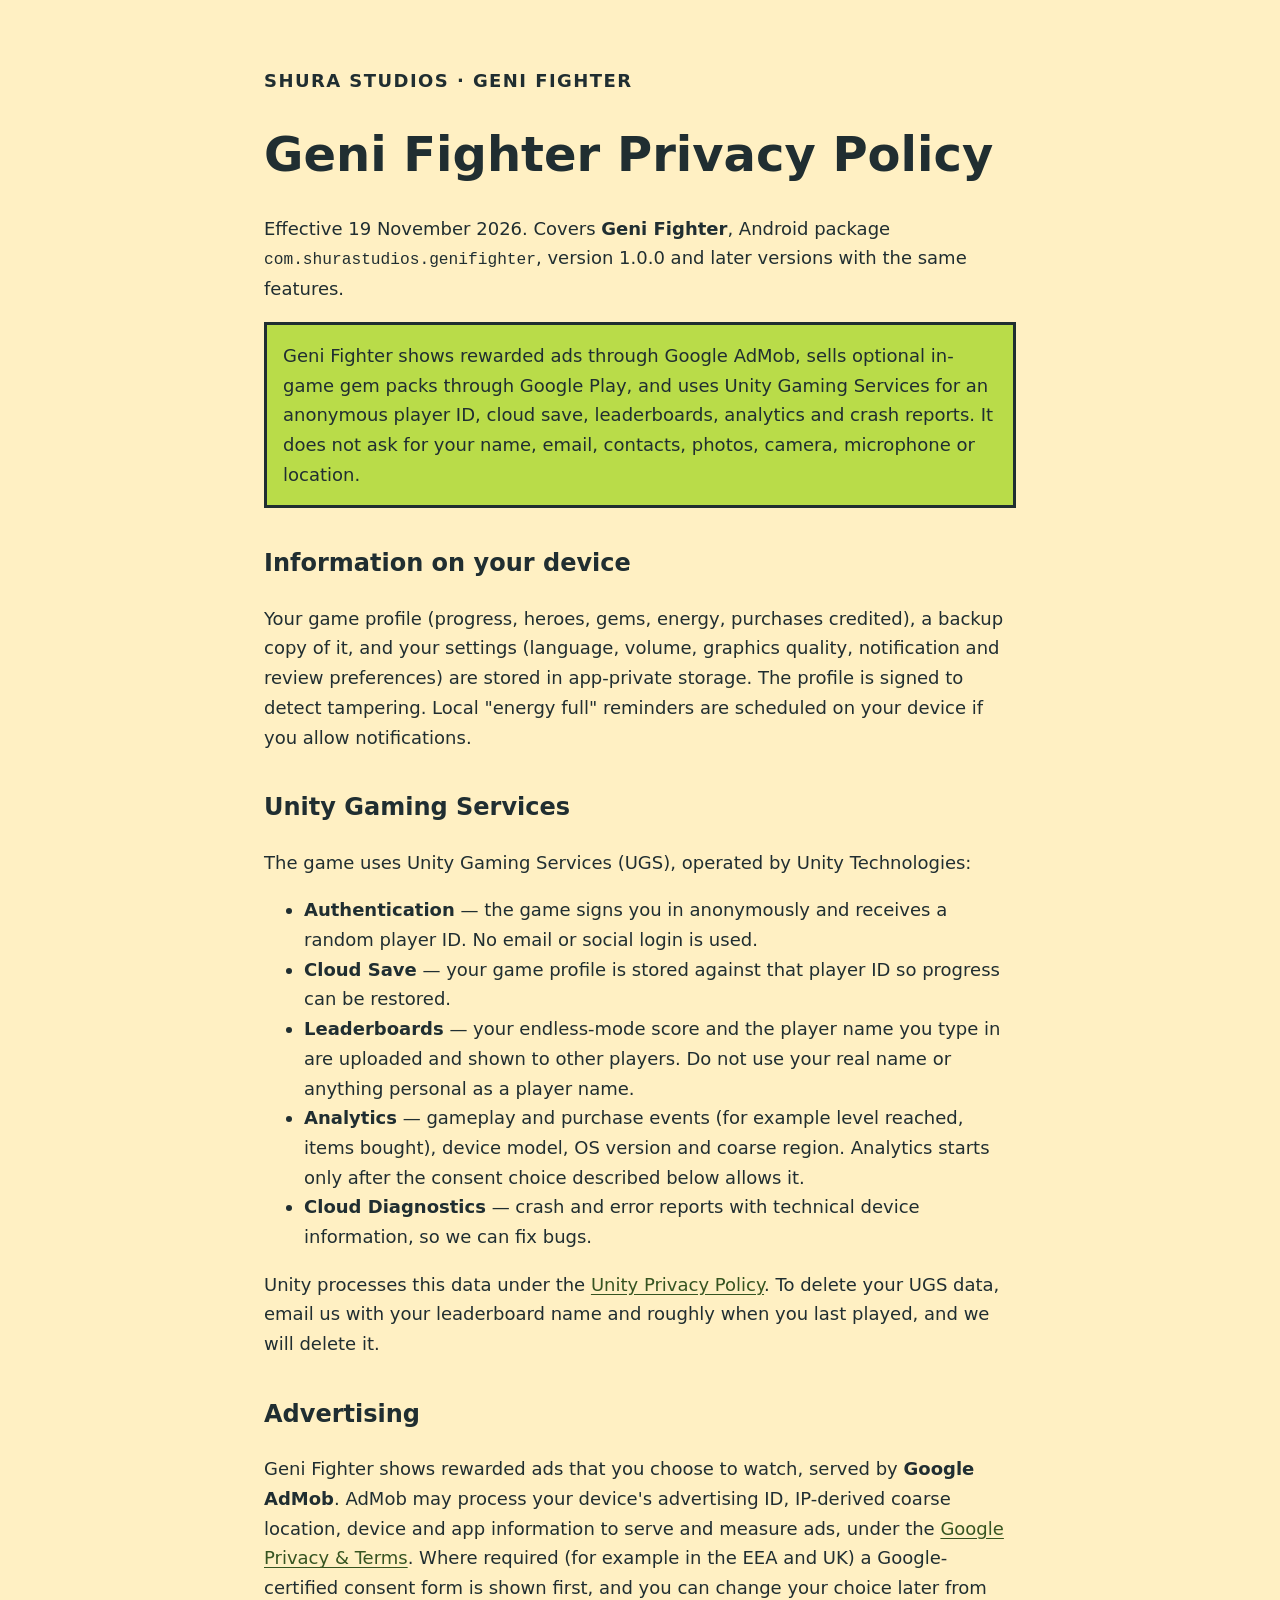
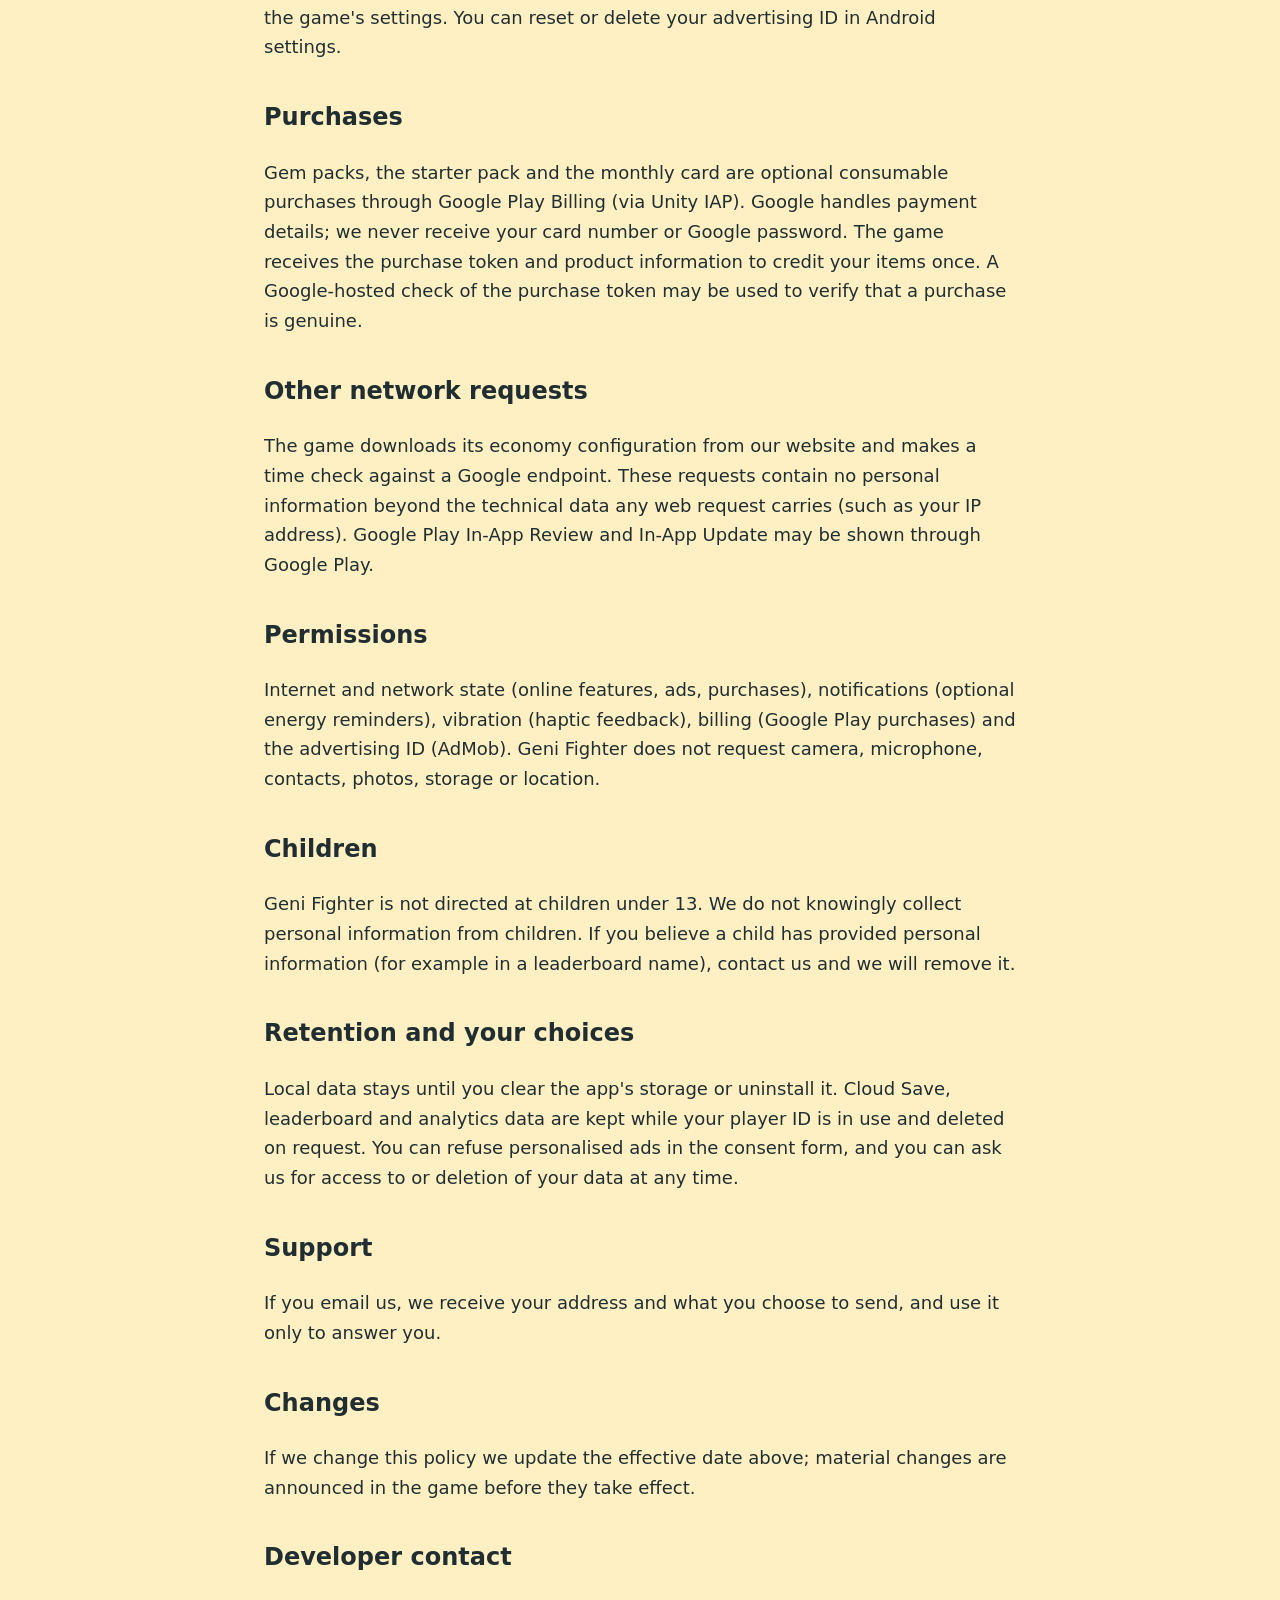
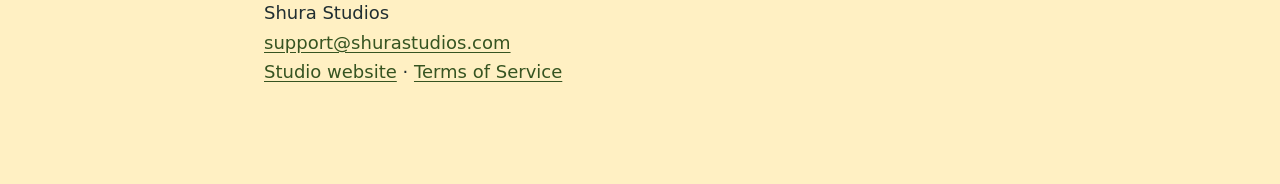
<file: genifighter-privacy.html>
<!doctype html>
<html lang="en">
<head>
<meta charset="utf-8">
<meta name="viewport" content="width=device-width, initial-scale=1">
<meta name="description" content="Privacy policy for Geni Fighter by Shura Studios.">
<title>Geni Fighter Privacy Policy · Shura Studios</title>
<style>
:root{color-scheme:light}*{box-sizing:border-box}body{margin:0;background:#fff0c3;color:#202e31;font:18px/1.65 system-ui,sans-serif}main{max-width:800px;margin:auto;padding:48px 24px 80px}h1{font-size:clamp(32px,6vw,48px);line-height:1.12}h2{font-size:24px;margin-top:36px}a{color:#365421;text-underline-offset:3px}a:focus-visible{outline:3px solid #202e31;outline-offset:4px}.label{font-weight:700;letter-spacing:.08em}code{overflow-wrap:anywhere;font-size:.9em}.note{border:3px solid #202e31;background:#b9dc49;padding:16px}
</style>
</head>
<body><main>
<p class="label">SHURA STUDIOS · GENI FIGHTER</p>
<h1>Geni Fighter Privacy Policy</h1>
<p>Effective 19 November 2026. Covers <strong>Geni Fighter</strong>, Android package <code>com.shurastudios.genifighter</code>, version 1.0.0 and later versions with the same features.</p>
<p class="note">Geni Fighter shows rewarded ads through Google AdMob, sells optional in-game gem packs through Google Play, and uses Unity Gaming Services for an anonymous player ID, cloud save, leaderboards, analytics and crash reports. It does not ask for your name, email, contacts, photos, camera, microphone or location.</p>
<h2>Information on your device</h2>
<p>Your game profile (progress, heroes, gems, energy, purchases credited), a backup copy of it, and your settings (language, volume, graphics quality, notification and review preferences) are stored in app-private storage. The profile is signed to detect tampering. Local "energy full" reminders are scheduled on your device if you allow notifications.</p>
<h2>Unity Gaming Services</h2>
<p>The game uses Unity Gaming Services (UGS), operated by Unity Technologies:</p>
<ul>
<li><strong>Authentication</strong> — the game signs you in anonymously and receives a random player ID. No email or social login is used.</li>
<li><strong>Cloud Save</strong> — your game profile is stored against that player ID so progress can be restored.</li>
<li><strong>Leaderboards</strong> — your endless-mode score and the player name you type in are uploaded and shown to other players. Do not use your real name or anything personal as a player name.</li>
<li><strong>Analytics</strong> — gameplay and purchase events (for example level reached, items bought), device model, OS version and coarse region. Analytics starts only after the consent choice described below allows it.</li>
<li><strong>Cloud Diagnostics</strong> — crash and error reports with technical device information, so we can fix bugs.</li>
</ul>
<p>Unity processes this data under the <a href="https://unity.com/legal/privacy-policy">Unity Privacy Policy</a>. To delete your UGS data, email us with your leaderboard name and roughly when you last played, and we will delete it.</p>
<h2>Advertising</h2>
<p>Geni Fighter shows rewarded ads that you choose to watch, served by <strong>Google AdMob</strong>. AdMob may process your device's advertising ID, IP-derived coarse location, device and app information to serve and measure ads, under the <a href="https://policies.google.com/technologies/partner-sites">Google Privacy &amp; Terms</a>. Where required (for example in the EEA and UK) a Google-certified consent form is shown first, and you can change your choice later from the game's settings. You can reset or delete your advertising ID in Android settings.</p>
<h2>Purchases</h2>
<p>Gem packs, the starter pack and the monthly card are optional consumable purchases through Google Play Billing (via Unity IAP). Google handles payment details; we never receive your card number or Google password. The game receives the purchase token and product information to credit your items once. A Google-hosted check of the purchase token may be used to verify that a purchase is genuine.</p>
<h2>Other network requests</h2>
<p>The game downloads its economy configuration from our website and makes a time check against a Google endpoint. These requests contain no personal information beyond the technical data any web request carries (such as your IP address). Google Play In-App Review and In-App Update may be shown through Google Play.</p>
<h2>Permissions</h2>
<p>Internet and network state (online features, ads, purchases), notifications (optional energy reminders), vibration (haptic feedback), billing (Google Play purchases) and the advertising ID (AdMob). Geni Fighter does not request camera, microphone, contacts, photos, storage or location.</p>
<h2>Children</h2>
<p>Geni Fighter is not directed at children under 13. We do not knowingly collect personal information from children. If you believe a child has provided personal information (for example in a leaderboard name), contact us and we will remove it.</p>
<h2>Retention and your choices</h2>
<p>Local data stays until you clear the app's storage or uninstall it. Cloud Save, leaderboard and analytics data are kept while your player ID is in use and deleted on request. You can refuse personalised ads in the consent form, and you can ask us for access to or deletion of your data at any time.</p>
<h2>Support</h2>
<p>If you email us, we receive your address and what you choose to send, and use it only to answer you.</p>
<h2>Changes</h2>
<p>If we change this policy we update the effective date above; material changes are announced in the game before they take effect.</p>
<h2>Developer contact</h2>
<p>Shura Studios<br><a href="mailto:support@shurastudios.com">support@shurastudios.com</a><br><a href="https://shurastudios.com/">Studio website</a> · <a href="https://shurastudios.com/terms">Terms of Service</a></p>
</main></body></html>
</file>
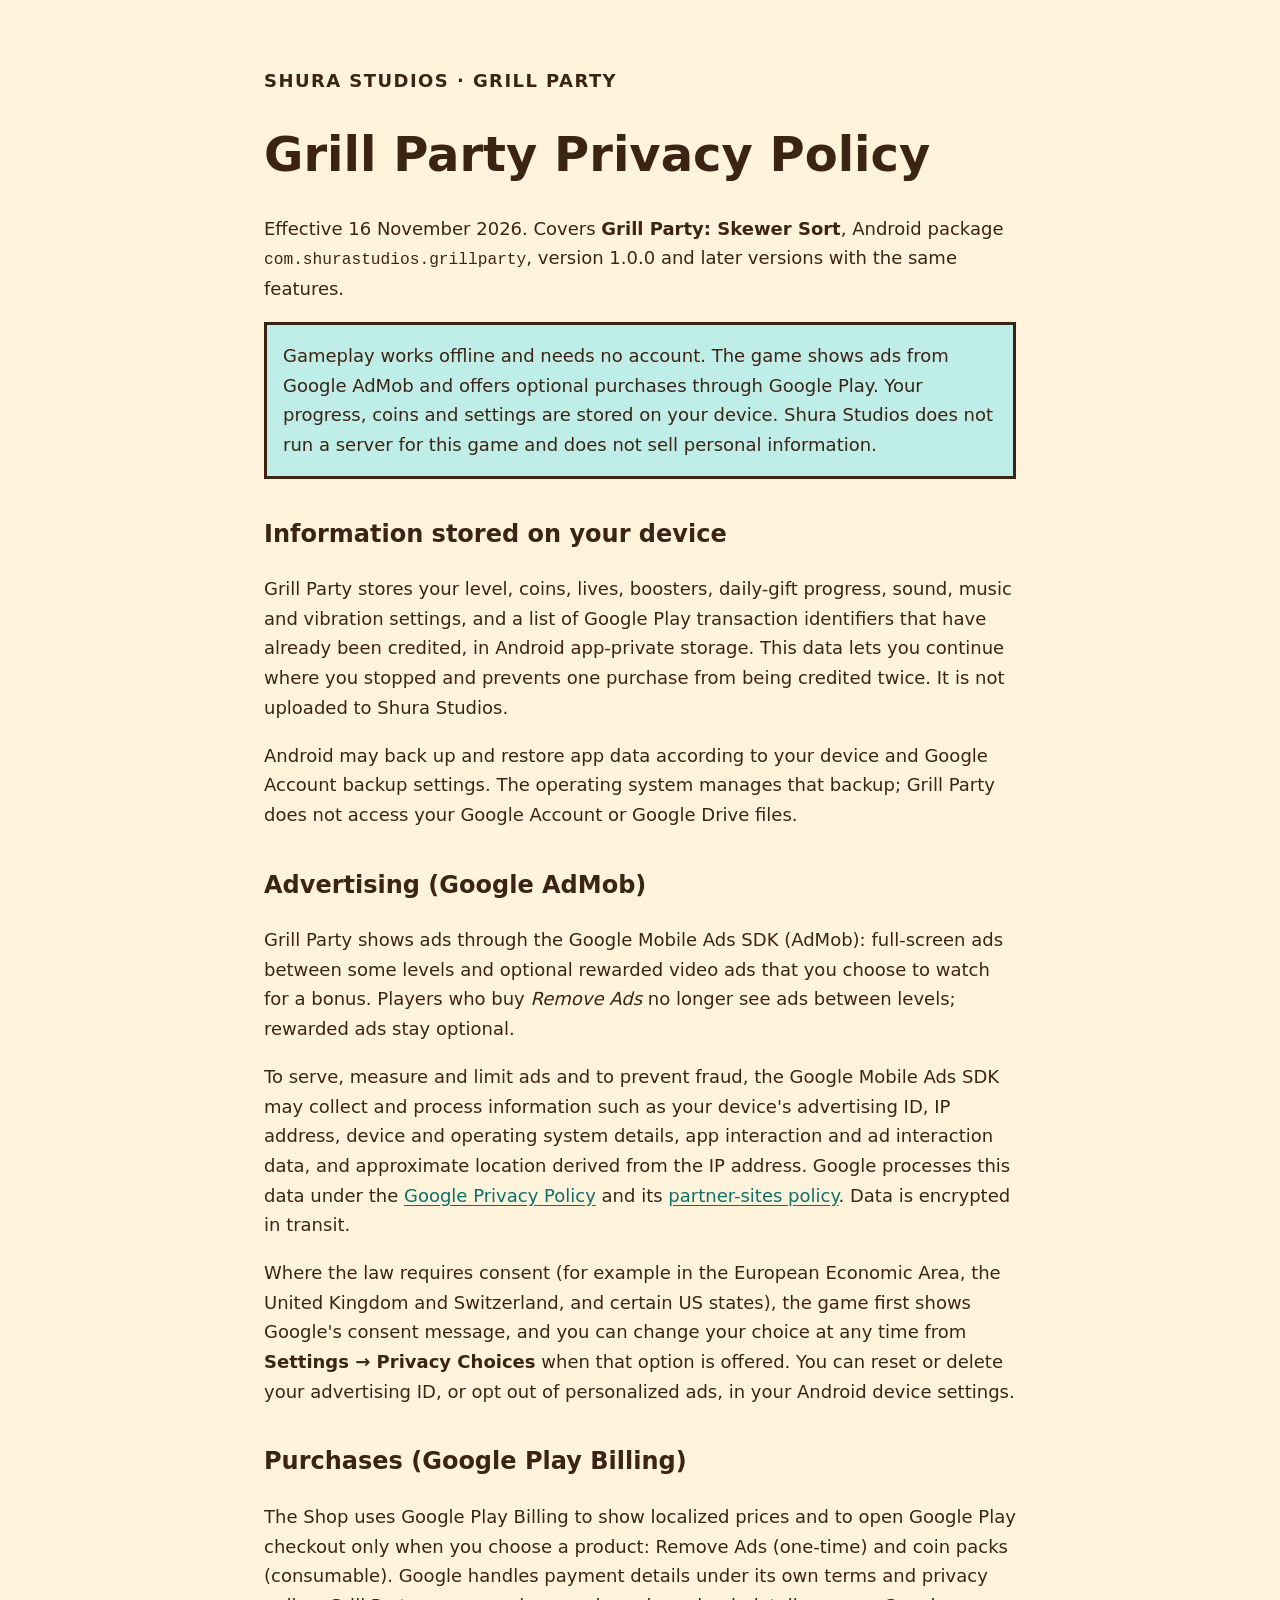
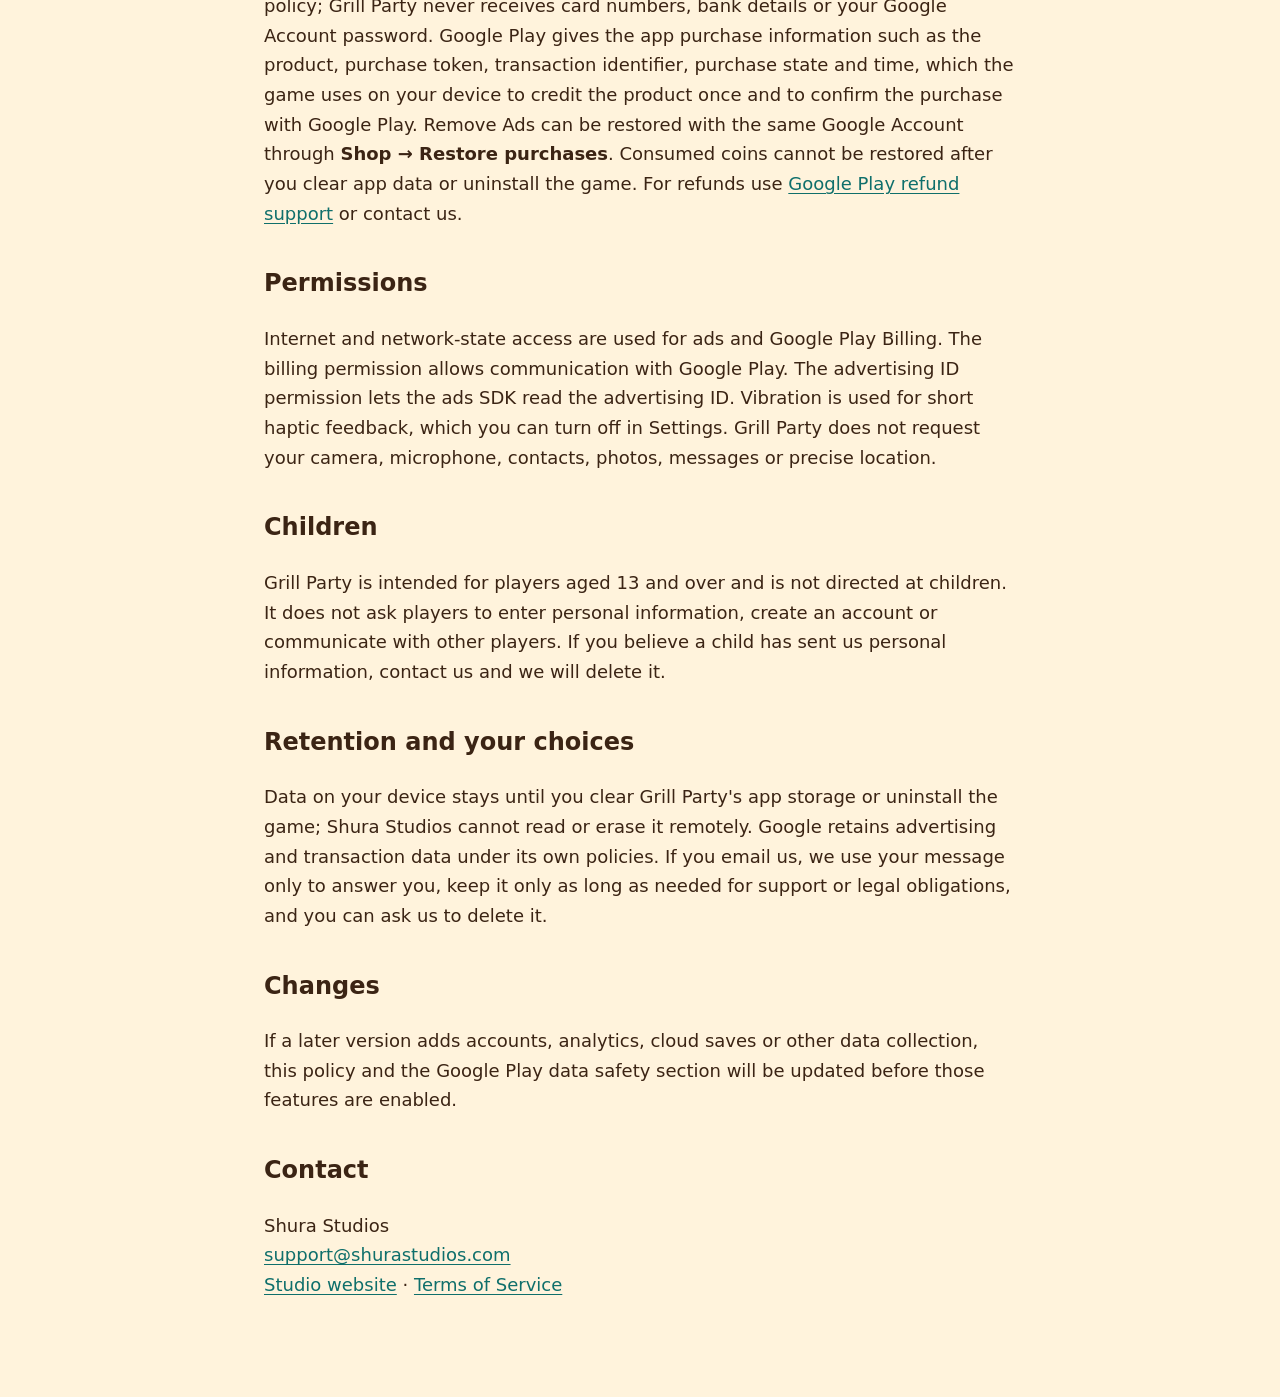
<file: grillparty-privacy.html>
<!doctype html>
<html lang="en">
<head>
<meta charset="utf-8">
<meta name="viewport" content="width=device-width, initial-scale=1">
<meta name="description" content="Privacy policy for Grill Party: Skewer Sort by Shura Studios.">
<title>Grill Party Privacy Policy · Shura Studios</title>
<style>
:root{color-scheme:light}*{box-sizing:border-box}body{margin:0;background:#fff3dc;color:#3b2414;font:18px/1.65 system-ui,sans-serif}main{max-width:800px;margin:auto;padding:48px 24px 80px}h1{font-size:clamp(32px,6vw,48px);line-height:1.12}h2{font-size:24px;margin-top:36px}a{color:#0f6f6b;text-underline-offset:3px}a:focus-visible{outline:3px solid #3b2414;outline-offset:4px}.label{font-weight:700;letter-spacing:.08em}code{overflow-wrap:anywhere;font-size:.9em}.note{border:3px solid #3b2414;background:#bfeee8;padding:16px}
</style>
</head>
<body><main>
<p class="label">SHURA STUDIOS · GRILL PARTY</p>
<h1>Grill Party Privacy Policy</h1>
<p>Effective 16 November 2026. Covers <strong>Grill Party: Skewer Sort</strong>, Android package <code>com.shurastudios.grillparty</code>, version 1.0.0 and later versions with the same features.</p>
<p class="note">Gameplay works offline and needs no account. The game shows ads from Google AdMob and offers optional purchases through Google Play. Your progress, coins and settings are stored on your device. Shura Studios does not run a server for this game and does not sell personal information.</p>

<h2>Information stored on your device</h2>
<p>Grill Party stores your level, coins, lives, boosters, daily-gift progress, sound, music and vibration settings, and a list of Google Play transaction identifiers that have already been credited, in Android app-private storage. This data lets you continue where you stopped and prevents one purchase from being credited twice. It is not uploaded to Shura Studios.</p>
<p>Android may back up and restore app data according to your device and Google Account backup settings. The operating system manages that backup; Grill Party does not access your Google Account or Google Drive files.</p>

<h2>Advertising (Google AdMob)</h2>
<p>Grill Party shows ads through the Google Mobile Ads SDK (AdMob): full-screen ads between some levels and optional rewarded video ads that you choose to watch for a bonus. Players who buy <em>Remove Ads</em> no longer see ads between levels; rewarded ads stay optional.</p>
<p>To serve, measure and limit ads and to prevent fraud, the Google Mobile Ads SDK may collect and process information such as your device's advertising ID, IP address, device and operating system details, app interaction and ad interaction data, and approximate location derived from the IP address. Google processes this data under the <a href="https://policies.google.com/privacy">Google Privacy Policy</a> and its <a href="https://policies.google.com/technologies/partner-sites">partner-sites policy</a>. Data is encrypted in transit.</p>
<p>Where the law requires consent (for example in the European Economic Area, the United Kingdom and Switzerland, and certain US states), the game first shows Google's consent message, and you can change your choice at any time from <strong>Settings → Privacy Choices</strong> when that option is offered. You can reset or delete your advertising ID, or opt out of personalized ads, in your Android device settings.</p>

<h2>Purchases (Google Play Billing)</h2>
<p>The Shop uses Google Play Billing to show localized prices and to open Google Play checkout only when you choose a product: Remove Ads (one-time) and coin packs (consumable). Google handles payment details under its own terms and privacy policy; Grill Party never receives card numbers, bank details or your Google Account password. Google Play gives the app purchase information such as the product, purchase token, transaction identifier, purchase state and time, which the game uses on your device to credit the product once and to confirm the purchase with Google Play. Remove Ads can be restored with the same Google Account through <strong>Shop → Restore purchases</strong>. Consumed coins cannot be restored after you clear app data or uninstall the game. For refunds use <a href="https://support.google.com/googleplay/answer/2479637">Google Play refund support</a> or contact us.</p>

<h2>Permissions</h2>
<p>Internet and network-state access are used for ads and Google Play Billing. The billing permission allows communication with Google Play. The advertising ID permission lets the ads SDK read the advertising ID. Vibration is used for short haptic feedback, which you can turn off in Settings. Grill Party does not request your camera, microphone, contacts, photos, messages or precise location.</p>

<h2>Children</h2>
<p>Grill Party is intended for players aged 13 and over and is not directed at children. It does not ask players to enter personal information, create an account or communicate with other players. If you believe a child has sent us personal information, contact us and we will delete it.</p>

<h2>Retention and your choices</h2>
<p>Data on your device stays until you clear Grill Party's app storage or uninstall the game; Shura Studios cannot read or erase it remotely. Google retains advertising and transaction data under its own policies. If you email us, we use your message only to answer you, keep it only as long as needed for support or legal obligations, and you can ask us to delete it.</p>

<h2>Changes</h2>
<p>If a later version adds accounts, analytics, cloud saves or other data collection, this policy and the Google Play data safety section will be updated before those features are enabled.</p>

<h2>Contact</h2>
<p>Shura Studios<br><a href="mailto:support@shurastudios.com">support@shurastudios.com</a><br><a href="https://shurastudios.com/">Studio website</a> · <a href="https://shurastudios.com/terms">Terms of Service</a></p>
</main></body></html>
</file>
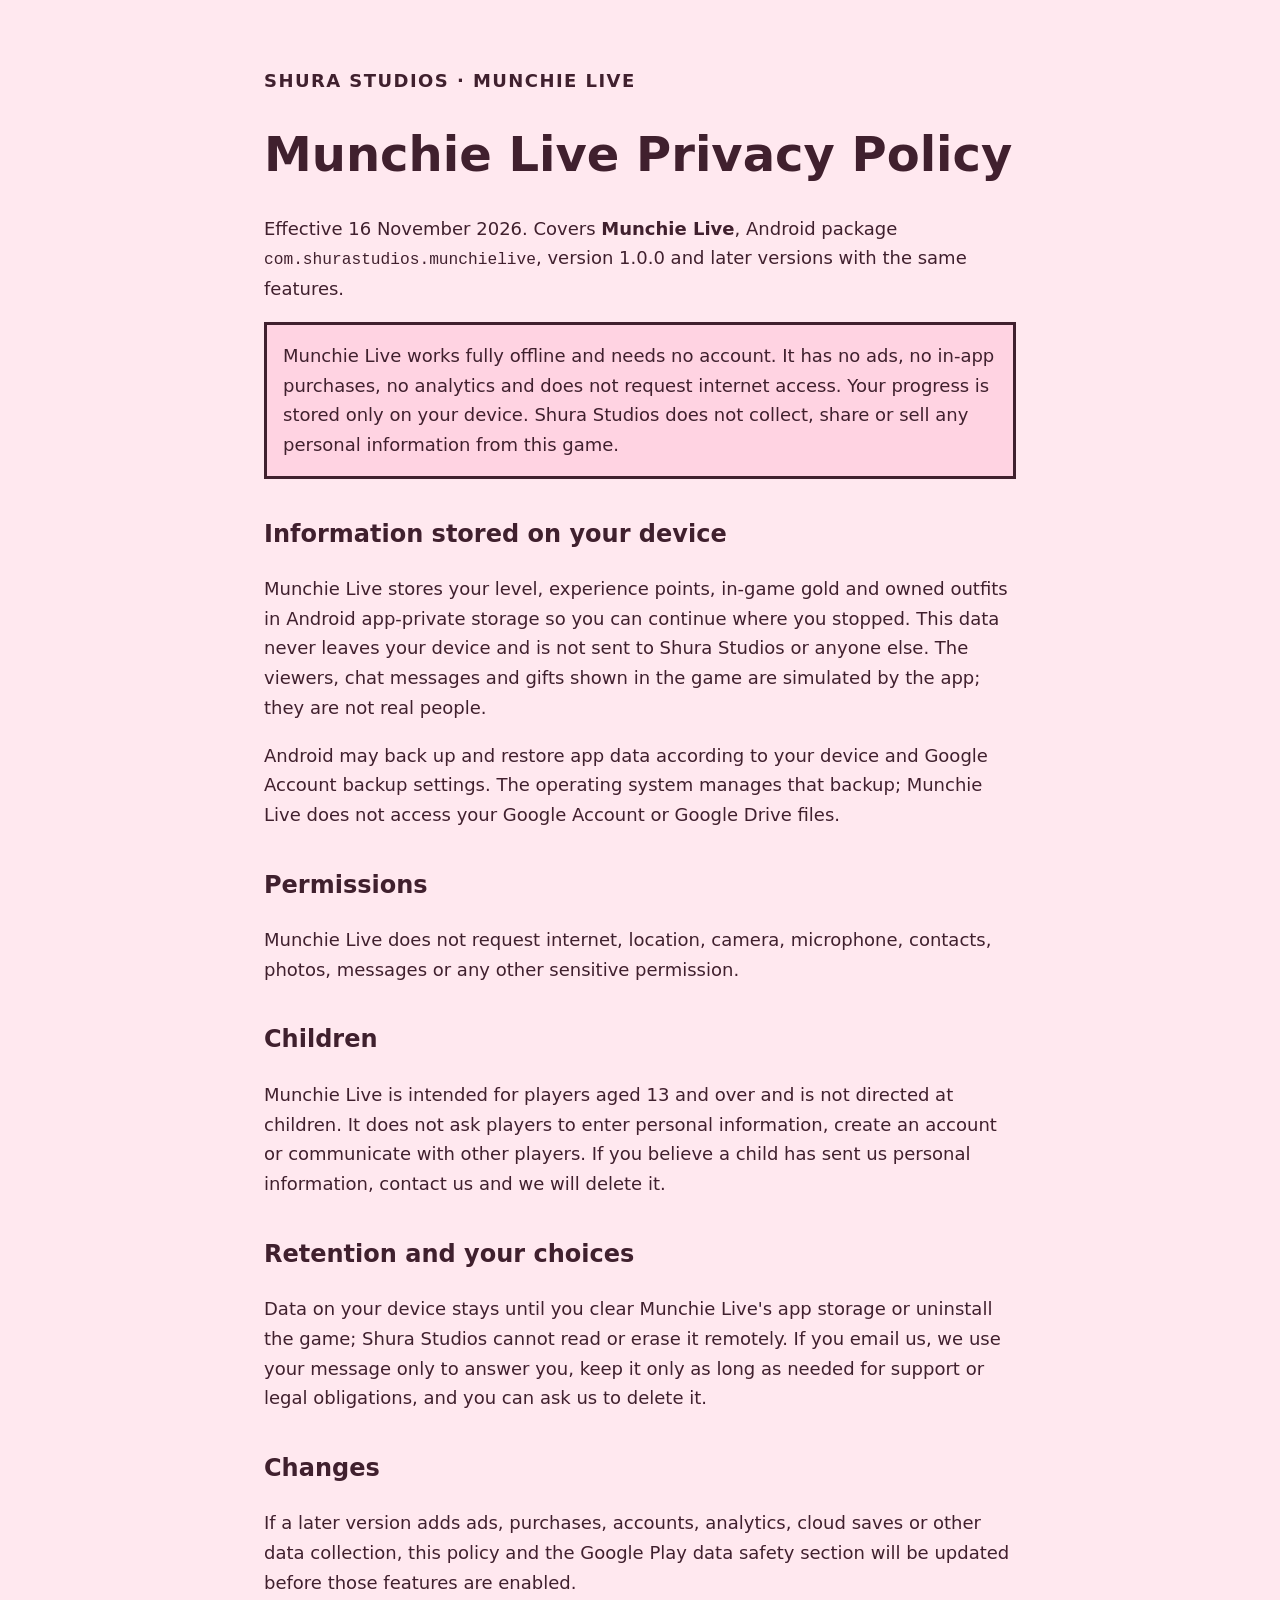
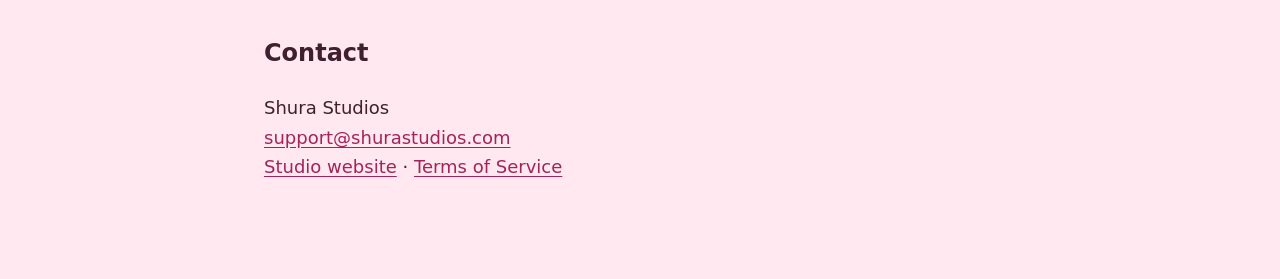
<file: munchielive-privacy.html>
<!doctype html>
<html lang="en">
<head>
<meta charset="utf-8">
<meta name="viewport" content="width=device-width, initial-scale=1">
<meta name="description" content="Privacy policy for Munchie Live by Shura Studios.">
<title>Munchie Live Privacy Policy · Shura Studios</title>
<style>
:root{color-scheme:light}*{box-sizing:border-box}body{margin:0;background:#ffe8ef;color:#40202e;font:18px/1.65 system-ui,sans-serif}main{max-width:800px;margin:auto;padding:48px 24px 80px}h1{font-size:clamp(32px,6vw,48px);line-height:1.12}h2{font-size:24px;margin-top:36px}a{color:#a3245a;text-underline-offset:3px}a:focus-visible{outline:3px solid #40202e;outline-offset:4px}.label{font-weight:700;letter-spacing:.08em}code{overflow-wrap:anywhere;font-size:.9em}.note{border:3px solid #40202e;background:#ffd3e2;padding:16px}
</style>
</head>
<body><main>
<p class="label">SHURA STUDIOS · MUNCHIE LIVE</p>
<h1>Munchie Live Privacy Policy</h1>
<p>Effective 16 November 2026. Covers <strong>Munchie Live</strong>, Android package <code>com.shurastudios.munchielive</code>, version 1.0.0 and later versions with the same features.</p>
<p class="note">Munchie Live works fully offline and needs no account. It has no ads, no in-app purchases, no analytics and does not request internet access. Your progress is stored only on your device. Shura Studios does not collect, share or sell any personal information from this game.</p>

<h2>Information stored on your device</h2>
<p>Munchie Live stores your level, experience points, in-game gold and owned outfits in Android app-private storage so you can continue where you stopped. This data never leaves your device and is not sent to Shura Studios or anyone else. The viewers, chat messages and gifts shown in the game are simulated by the app; they are not real people.</p>
<p>Android may back up and restore app data according to your device and Google Account backup settings. The operating system manages that backup; Munchie Live does not access your Google Account or Google Drive files.</p>

<h2>Permissions</h2>
<p>Munchie Live does not request internet, location, camera, microphone, contacts, photos, messages or any other sensitive permission.</p>

<h2>Children</h2>
<p>Munchie Live is intended for players aged 13 and over and is not directed at children. It does not ask players to enter personal information, create an account or communicate with other players. If you believe a child has sent us personal information, contact us and we will delete it.</p>

<h2>Retention and your choices</h2>
<p>Data on your device stays until you clear Munchie Live's app storage or uninstall the game; Shura Studios cannot read or erase it remotely. If you email us, we use your message only to answer you, keep it only as long as needed for support or legal obligations, and you can ask us to delete it.</p>

<h2>Changes</h2>
<p>If a later version adds ads, purchases, accounts, analytics, cloud saves or other data collection, this policy and the Google Play data safety section will be updated before those features are enabled.</p>

<h2>Contact</h2>
<p>Shura Studios<br><a href="mailto:support@shurastudios.com">support@shurastudios.com</a><br><a href="https://shurastudios.com/">Studio website</a> · <a href="https://shurastudios.com/terms">Terms of Service</a></p>
</main></body></html>
</file>
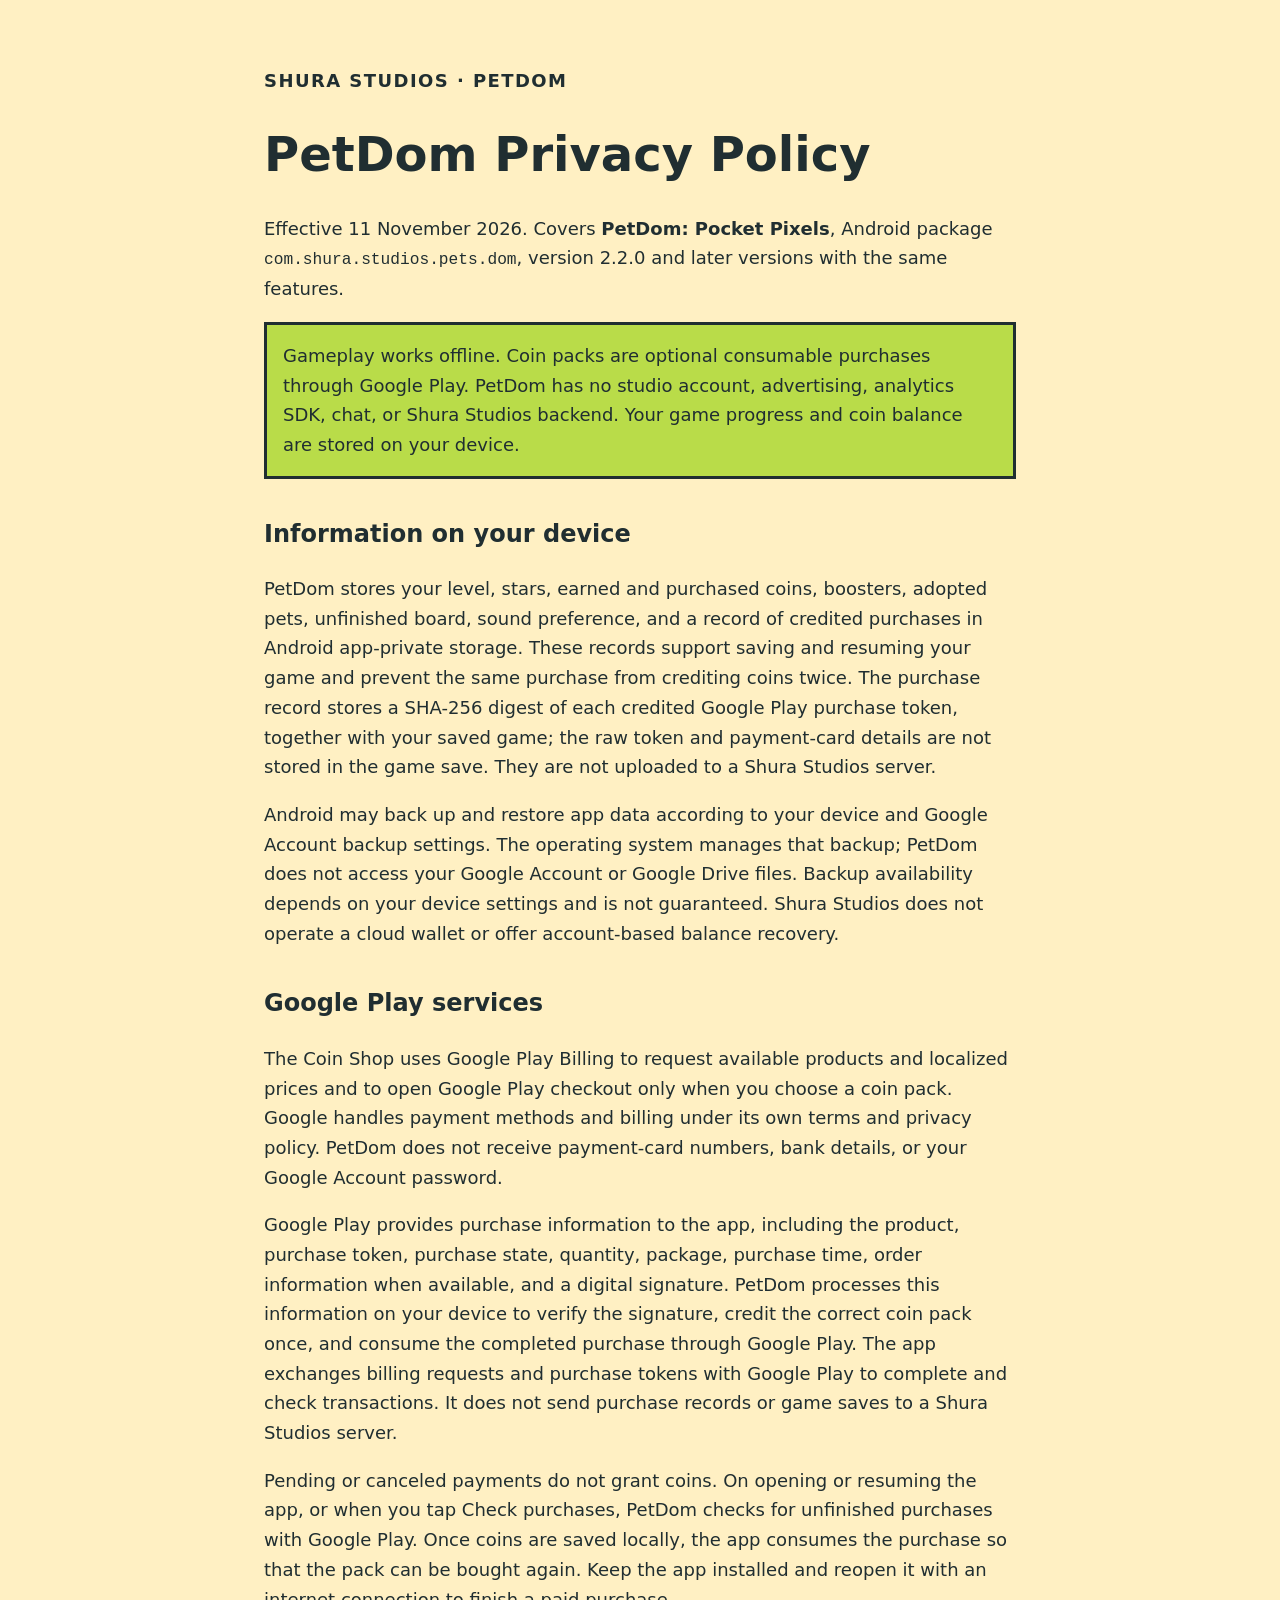
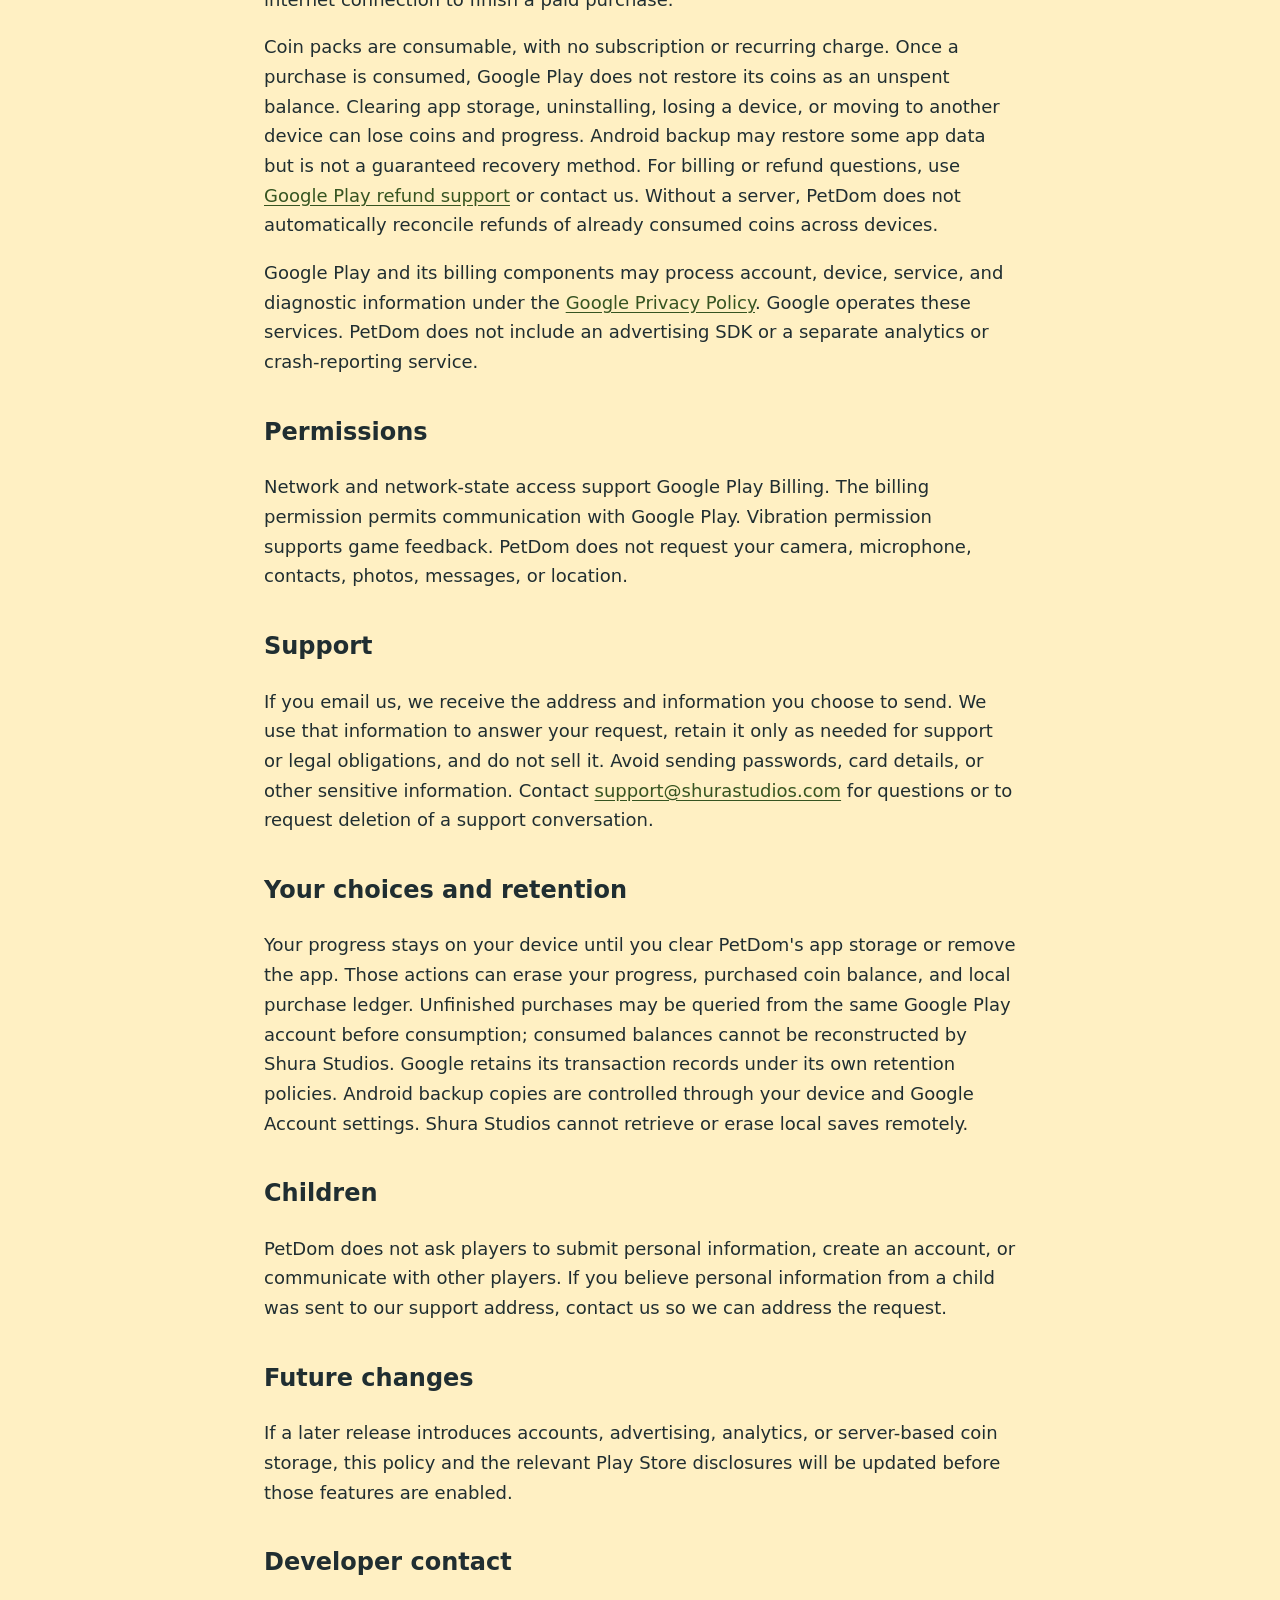
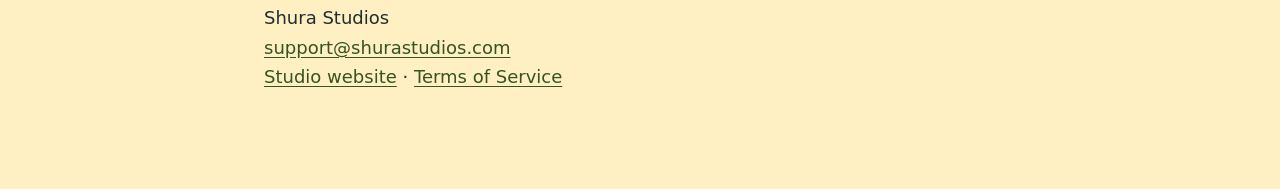
<file: petdom-privacy.html>
<!doctype html>
<html lang="en">
<head>
<meta charset="utf-8">
<meta name="viewport" content="width=device-width, initial-scale=1">
<meta name="description" content="Privacy policy for PetDom: Pocket Pixels by Shura Studios.">
<title>PetDom Privacy Policy · Shura Studios</title>
<style>
:root{color-scheme:light}*{box-sizing:border-box}body{margin:0;background:#fff0c3;color:#202e31;font:18px/1.65 system-ui,sans-serif}main{max-width:800px;margin:auto;padding:48px 24px 80px}h1{font-size:clamp(32px,6vw,48px);line-height:1.12}h2{font-size:24px;margin-top:36px}a{color:#365421;text-underline-offset:3px}a:focus-visible{outline:3px solid #202e31;outline-offset:4px}.label{font-weight:700;letter-spacing:.08em}code{overflow-wrap:anywhere;font-size:.9em}.note{border:3px solid #202e31;background:#b9dc49;padding:16px}
</style>
</head>
<body><main>
<p class="label">SHURA STUDIOS · PETDOM</p>
<h1>PetDom Privacy Policy</h1>
<p>Effective 11 November 2026. Covers <strong>PetDom: Pocket Pixels</strong>, Android package <code>com.shura.studios.pets.dom</code>, version 2.2.0 and later versions with the same features.</p>
<p class="note">Gameplay works offline. Coin packs are optional consumable purchases through Google Play. PetDom has no studio account, advertising, analytics SDK, chat, or Shura Studios backend. Your game progress and coin balance are stored on your device.</p>
<h2>Information on your device</h2>
<p>PetDom stores your level, stars, earned and purchased coins, boosters, adopted pets, unfinished board, sound preference, and a record of credited purchases in Android app-private storage. These records support saving and resuming your game and prevent the same purchase from crediting coins twice. The purchase record stores a SHA-256 digest of each credited Google Play purchase token, together with your saved game; the raw token and payment-card details are not stored in the game save. They are not uploaded to a Shura Studios server.</p>
<p>Android may back up and restore app data according to your device and Google Account backup settings. The operating system manages that backup; PetDom does not access your Google Account or Google Drive files. Backup availability depends on your device settings and is not guaranteed. Shura Studios does not operate a cloud wallet or offer account-based balance recovery.</p>
<h2>Google Play services</h2>
<p>The Coin Shop uses Google Play Billing to request available products and localized prices and to open Google Play checkout only when you choose a coin pack. Google handles payment methods and billing under its own terms and privacy policy. PetDom does not receive payment-card numbers, bank details, or your Google Account password.
</p><p>Google Play provides purchase information to the app, including the product, purchase token, purchase state, quantity, package, purchase time, order information when available, and a digital signature. PetDom processes this information on your device to verify the signature, credit the correct coin pack once, and consume the completed purchase through Google Play. The app exchanges billing requests and purchase tokens with Google Play to complete and check transactions. It does not send purchase records or game saves to a Shura Studios server.
</p><p>Pending or canceled payments do not grant coins. On opening or resuming the app, or when you tap Check purchases, PetDom checks for unfinished purchases with Google Play. Once coins are saved locally, the app consumes the purchase so that the pack can be bought again. Keep the app installed and reopen it with an internet connection to finish a paid purchase.
</p><p>Coin packs are consumable, with no subscription or recurring charge. Once a purchase is consumed, Google Play does not restore its coins as an unspent balance. Clearing app storage, uninstalling, losing a device, or moving to another device can lose coins and progress. Android backup may restore some app data but is not a guaranteed recovery method. For billing or refund questions, use <a href="https://support.google.com/googleplay/answer/2479637">Google Play refund support</a> or contact us. Without a server, PetDom does not automatically reconcile refunds of already consumed coins across devices.</p>
<p>Google Play and its billing components may process account, device, service, and diagnostic information under the <a href="https://policies.google.com/privacy">Google Privacy Policy</a>. Google operates these services. PetDom does not include an advertising SDK or a separate analytics or crash-reporting service.</p>
<h2>Permissions</h2>
<p>Network and network-state access support Google Play Billing. The billing permission permits communication with Google Play. Vibration permission supports game feedback. PetDom does not request your camera, microphone, contacts, photos, messages, or location.</p>
<h2>Support</h2>
<p>If you email us, we receive the address and information you choose to send. We use that information to answer your request, retain it only as needed for support or legal obligations, and do not sell it. Avoid sending passwords, card details, or other sensitive information. Contact <a href="mailto:support@shurastudios.com">support@shurastudios.com</a> for questions or to request deletion of a support conversation.</p>
<h2>Your choices and retention</h2>
<p>Your progress stays on your device until you clear PetDom's app storage or remove the app. Those actions can erase your progress, purchased coin balance, and local purchase ledger. Unfinished purchases may be queried from the same Google Play account before consumption; consumed balances cannot be reconstructed by Shura Studios. Google retains its transaction records under its own retention policies. Android backup copies are controlled through your device and Google Account settings. Shura Studios cannot retrieve or erase local saves remotely.</p>
<h2>Children</h2>
<p>PetDom does not ask players to submit personal information, create an account, or communicate with other players. If you believe personal information from a child was sent to our support address, contact us so we can address the request.</p>
<h2>Future changes</h2>
<p>If a later release introduces accounts, advertising, analytics, or server-based coin storage, this policy and the relevant Play Store disclosures will be updated before those features are enabled.</p>
<h2>Developer contact</h2>
<p>Shura Studios<br><a href="mailto:support@shurastudios.com">support@shurastudios.com</a><br><a href="https://shurastudios.com/">Studio website</a> · <a href="https://shurastudios.com/terms">Terms of Service</a></p>
</main></body></html>
</file>
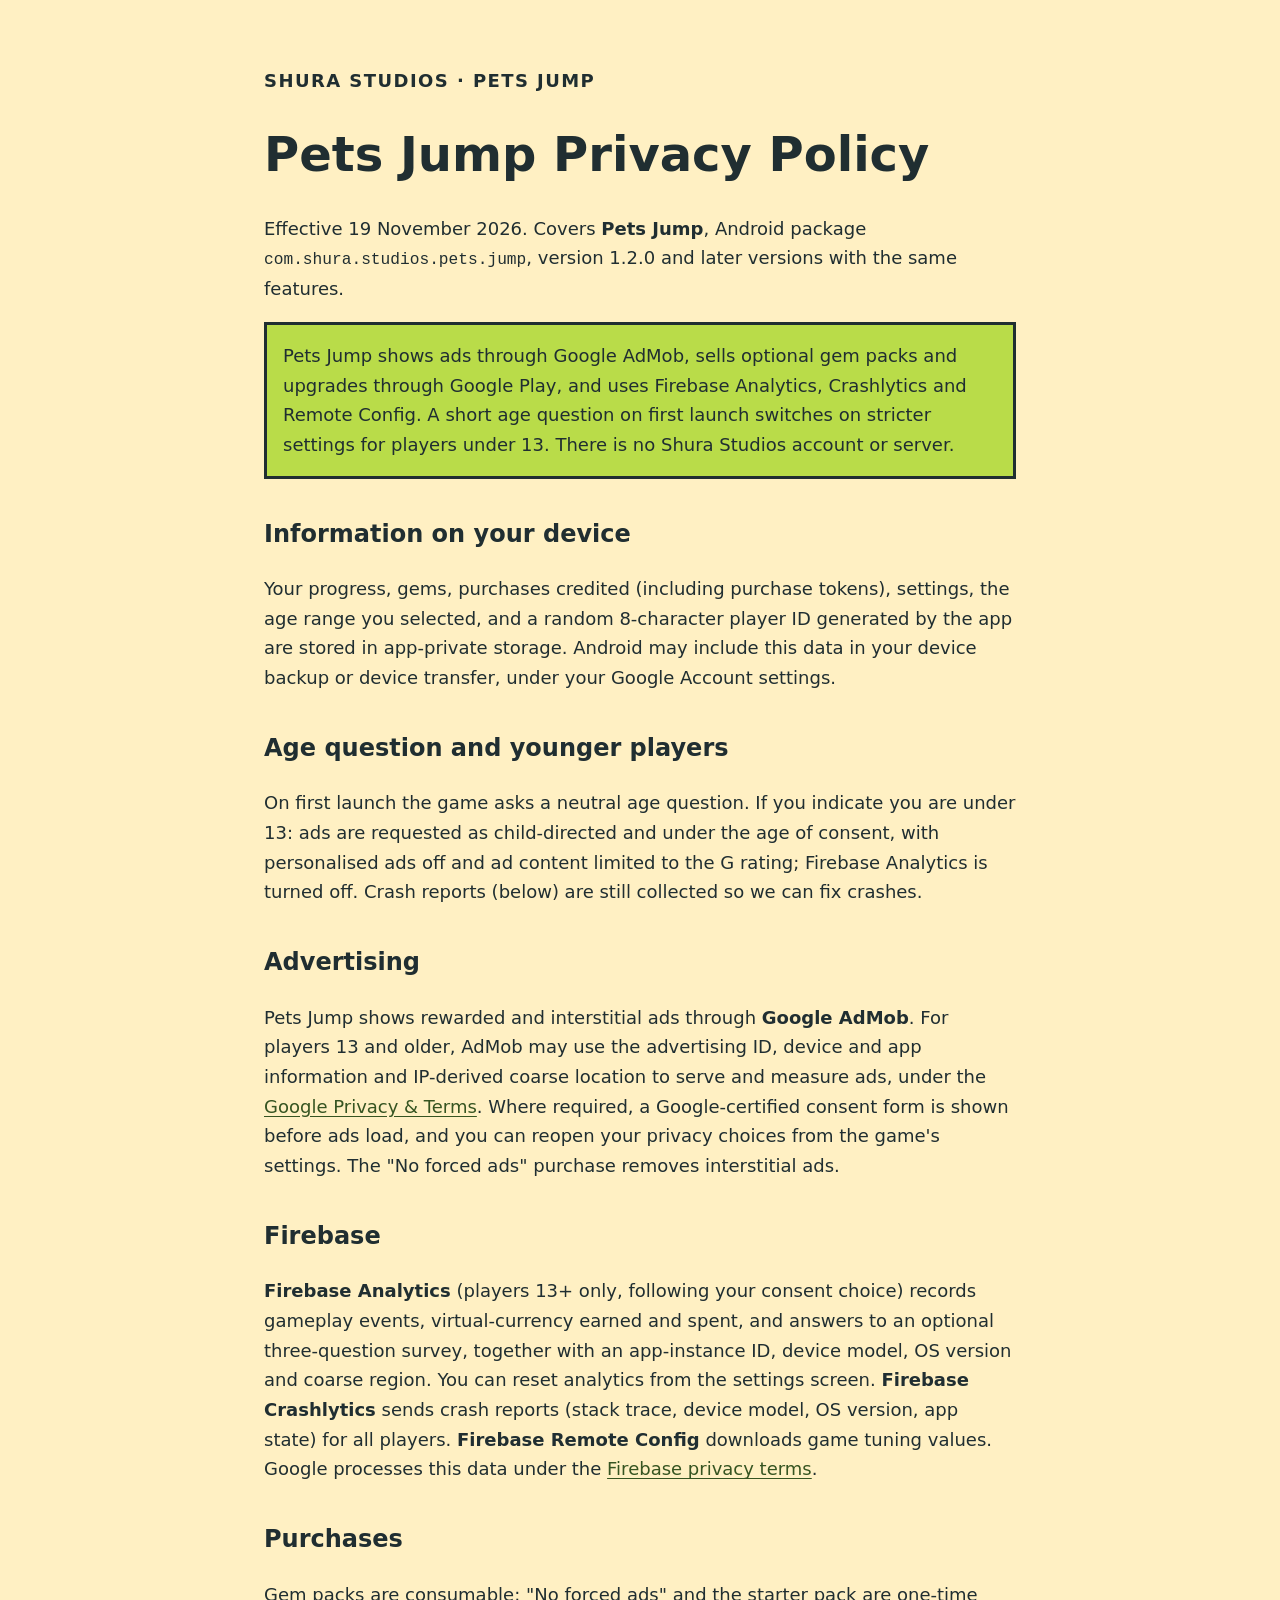
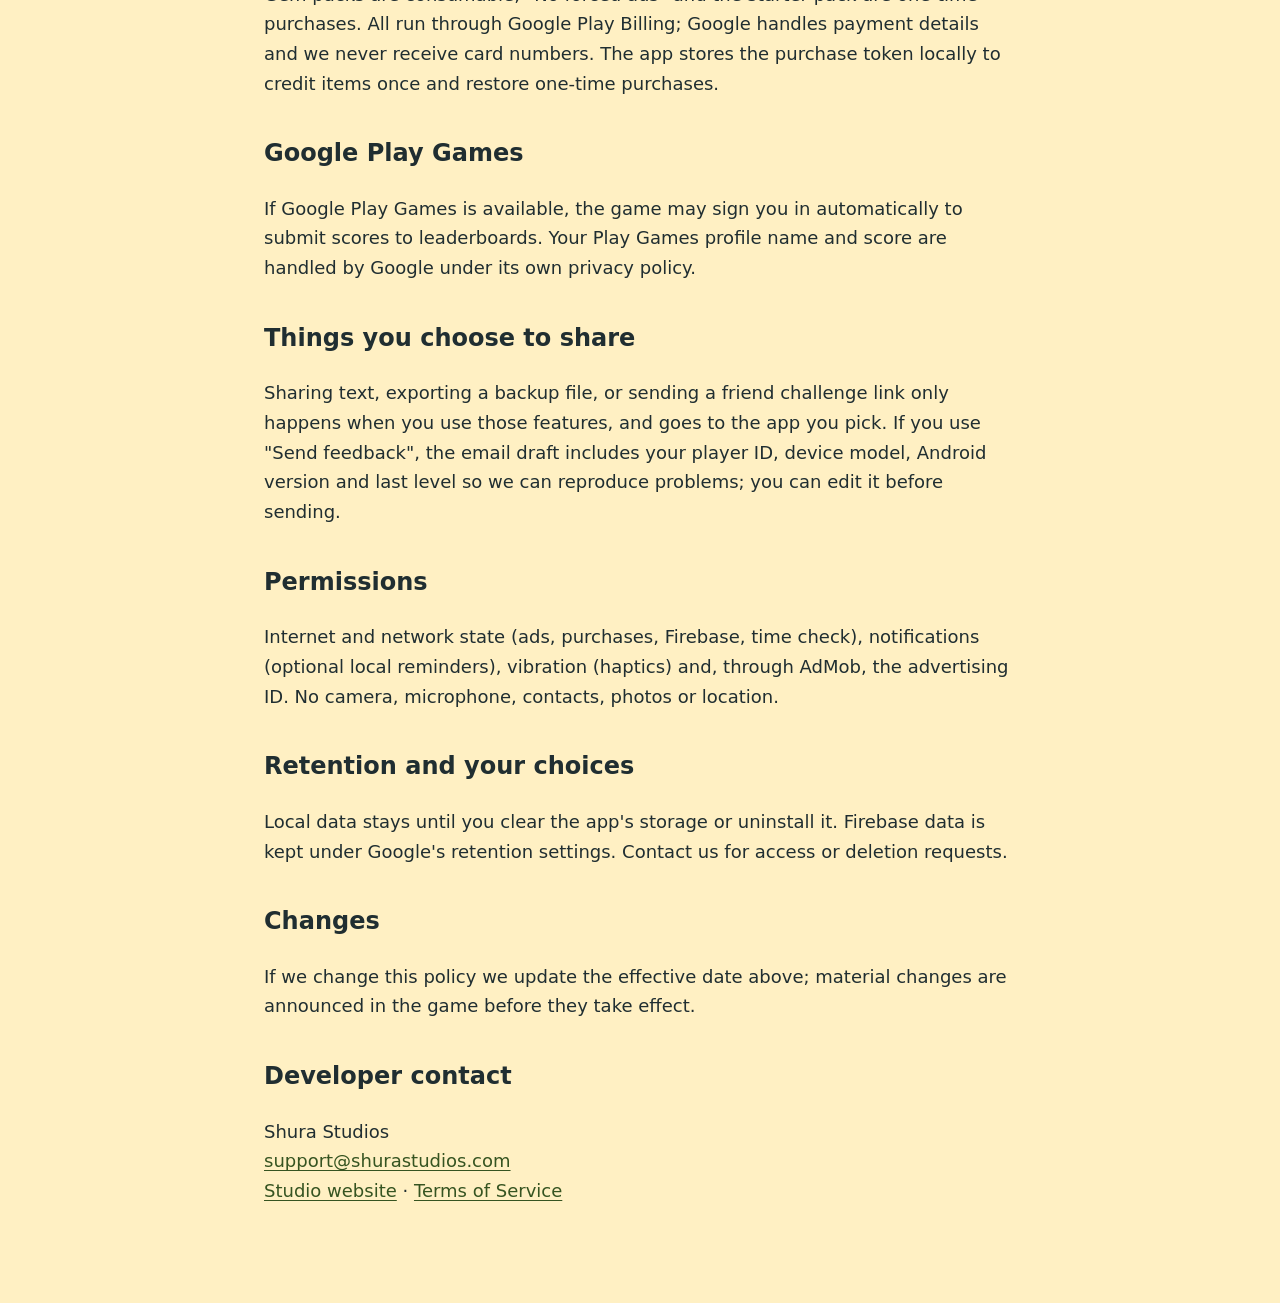
<file: petsjump-privacy.html>
<!doctype html>
<html lang="en">
<head>
<meta charset="utf-8">
<meta name="viewport" content="width=device-width, initial-scale=1">
<meta name="description" content="Privacy policy for Pets Jump by Shura Studios.">
<title>Pets Jump Privacy Policy · Shura Studios</title>
<style>
:root{color-scheme:light}*{box-sizing:border-box}body{margin:0;background:#fff0c3;color:#202e31;font:18px/1.65 system-ui,sans-serif}main{max-width:800px;margin:auto;padding:48px 24px 80px}h1{font-size:clamp(32px,6vw,48px);line-height:1.12}h2{font-size:24px;margin-top:36px}a{color:#365421;text-underline-offset:3px}a:focus-visible{outline:3px solid #202e31;outline-offset:4px}.label{font-weight:700;letter-spacing:.08em}code{overflow-wrap:anywhere;font-size:.9em}.note{border:3px solid #202e31;background:#b9dc49;padding:16px}
</style>
</head>
<body><main>
<p class="label">SHURA STUDIOS · PETS JUMP</p>
<h1>Pets Jump Privacy Policy</h1>
<p>Effective 19 November 2026. Covers <strong>Pets Jump</strong>, Android package <code>com.shura.studios.pets.jump</code>, version 1.2.0 and later versions with the same features.</p>
<p class="note">Pets Jump shows ads through Google AdMob, sells optional gem packs and upgrades through Google Play, and uses Firebase Analytics, Crashlytics and Remote Config. A short age question on first launch switches on stricter settings for players under 13. There is no Shura Studios account or server.</p>
<h2>Information on your device</h2>
<p>Your progress, gems, purchases credited (including purchase tokens), settings, the age range you selected, and a random 8-character player ID generated by the app are stored in app-private storage. Android may include this data in your device backup or device transfer, under your Google Account settings.</p>
<h2>Age question and younger players</h2>
<p>On first launch the game asks a neutral age question. If you indicate you are under 13: ads are requested as child-directed and under the age of consent, with personalised ads off and ad content limited to the G rating; Firebase Analytics is turned off. Crash reports (below) are still collected so we can fix crashes.</p>
<h2>Advertising</h2>
<p>Pets Jump shows rewarded and interstitial ads through <strong>Google AdMob</strong>. For players 13 and older, AdMob may use the advertising ID, device and app information and IP-derived coarse location to serve and measure ads, under the <a href="https://policies.google.com/technologies/partner-sites">Google Privacy &amp; Terms</a>. Where required, a Google-certified consent form is shown before ads load, and you can reopen your privacy choices from the game's settings. The "No forced ads" purchase removes interstitial ads.</p>
<h2>Firebase</h2>
<p><strong>Firebase Analytics</strong> (players 13+ only, following your consent choice) records gameplay events, virtual-currency earned and spent, and answers to an optional three-question survey, together with an app-instance ID, device model, OS version and coarse region. You can reset analytics from the settings screen. <strong>Firebase Crashlytics</strong> sends crash reports (stack trace, device model, OS version, app state) for all players. <strong>Firebase Remote Config</strong> downloads game tuning values. Google processes this data under the <a href="https://firebase.google.com/support/privacy">Firebase privacy terms</a>.</p>
<h2>Purchases</h2>
<p>Gem packs are consumable; "No forced ads" and the starter pack are one-time purchases. All run through Google Play Billing; Google handles payment details and we never receive card numbers. The app stores the purchase token locally to credit items once and restore one-time purchases.</p>
<h2>Google Play Games</h2>
<p>If Google Play Games is available, the game may sign you in automatically to submit scores to leaderboards. Your Play Games profile name and score are handled by Google under its own privacy policy.</p>
<h2>Things you choose to share</h2>
<p>Sharing text, exporting a backup file, or sending a friend challenge link only happens when you use those features, and goes to the app you pick. If you use "Send feedback", the email draft includes your player ID, device model, Android version and last level so we can reproduce problems; you can edit it before sending.</p>
<h2>Permissions</h2>
<p>Internet and network state (ads, purchases, Firebase, time check), notifications (optional local reminders), vibration (haptics) and, through AdMob, the advertising ID. No camera, microphone, contacts, photos or location.</p>
<h2>Retention and your choices</h2>
<p>Local data stays until you clear the app's storage or uninstall it. Firebase data is kept under Google's retention settings. Contact us for access or deletion requests.</p>
<h2>Changes</h2>
<p>If we change this policy we update the effective date above; material changes are announced in the game before they take effect.</p>
<h2>Developer contact</h2>
<p>Shura Studios<br><a href="mailto:support@shurastudios.com">support@shurastudios.com</a><br><a href="https://shurastudios.com/">Studio website</a> · <a href="https://shurastudios.com/terms">Terms of Service</a></p>
</main></body></html>
</file>
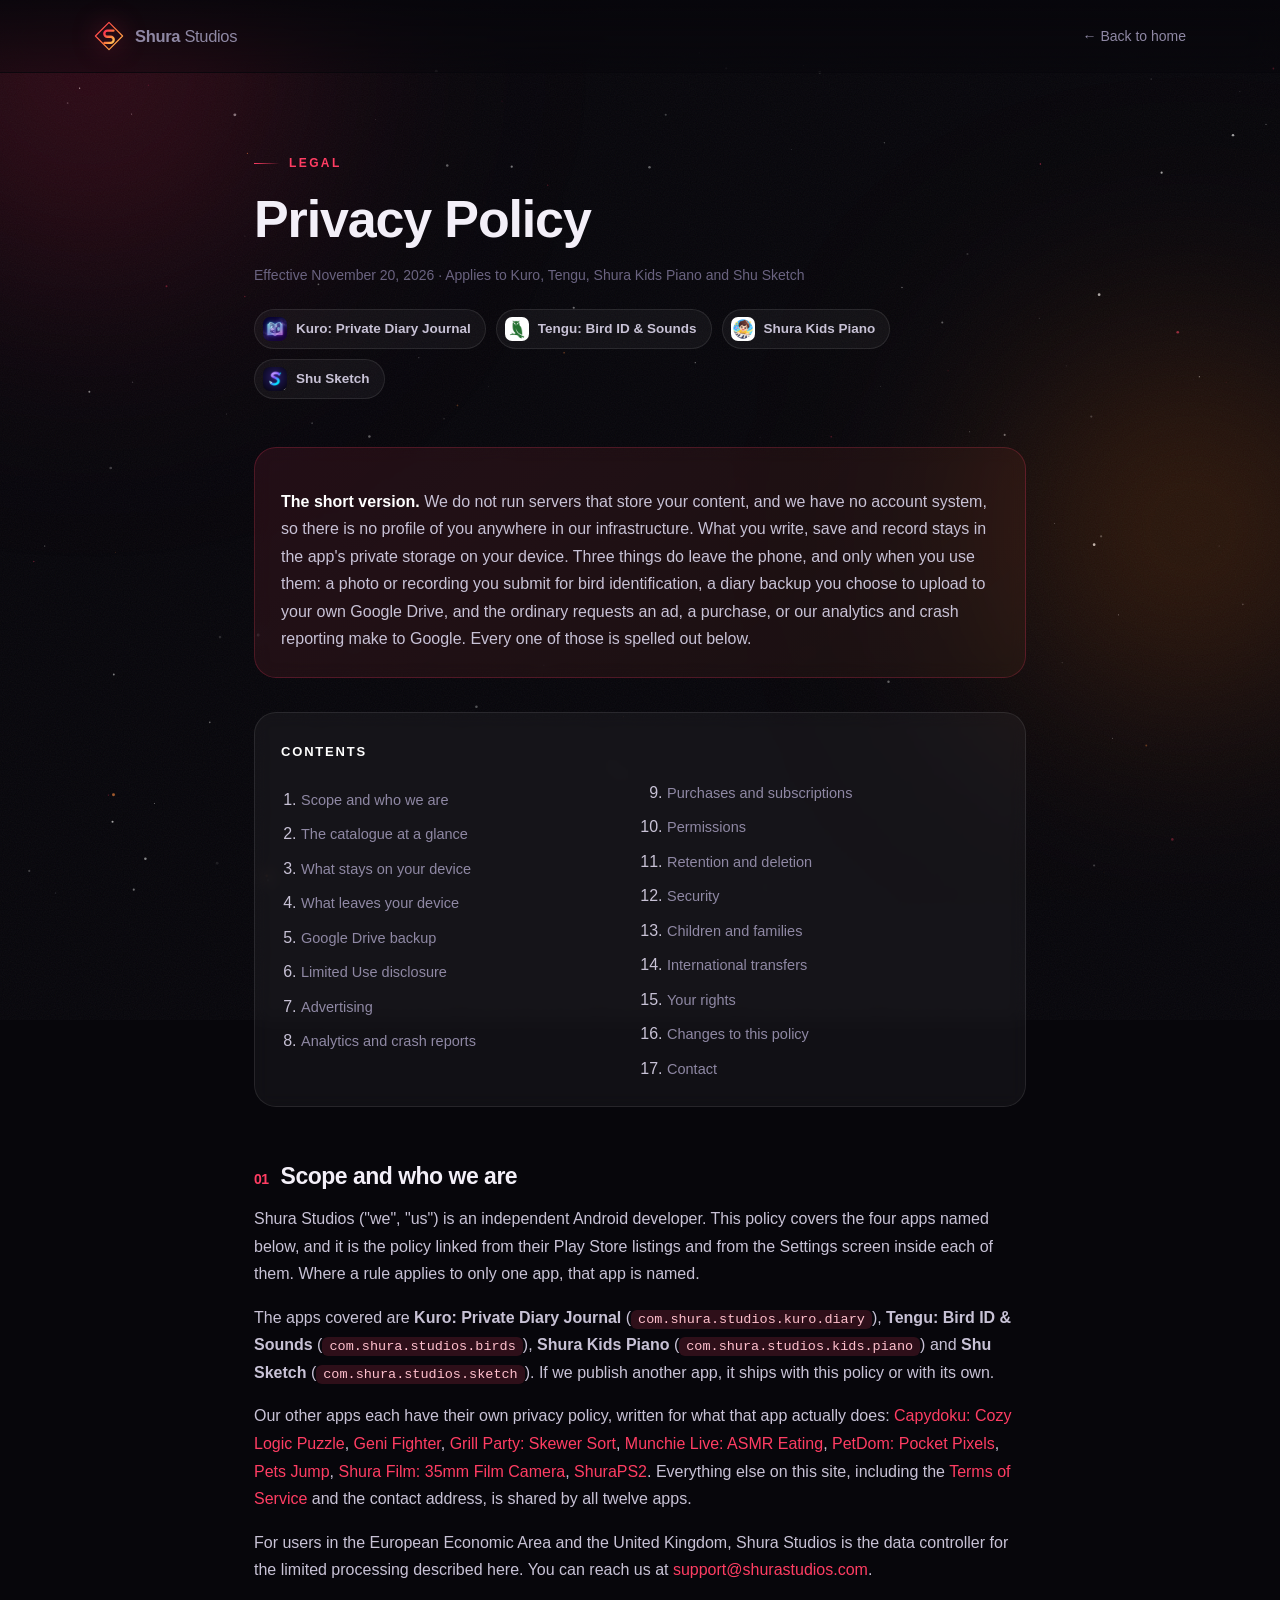
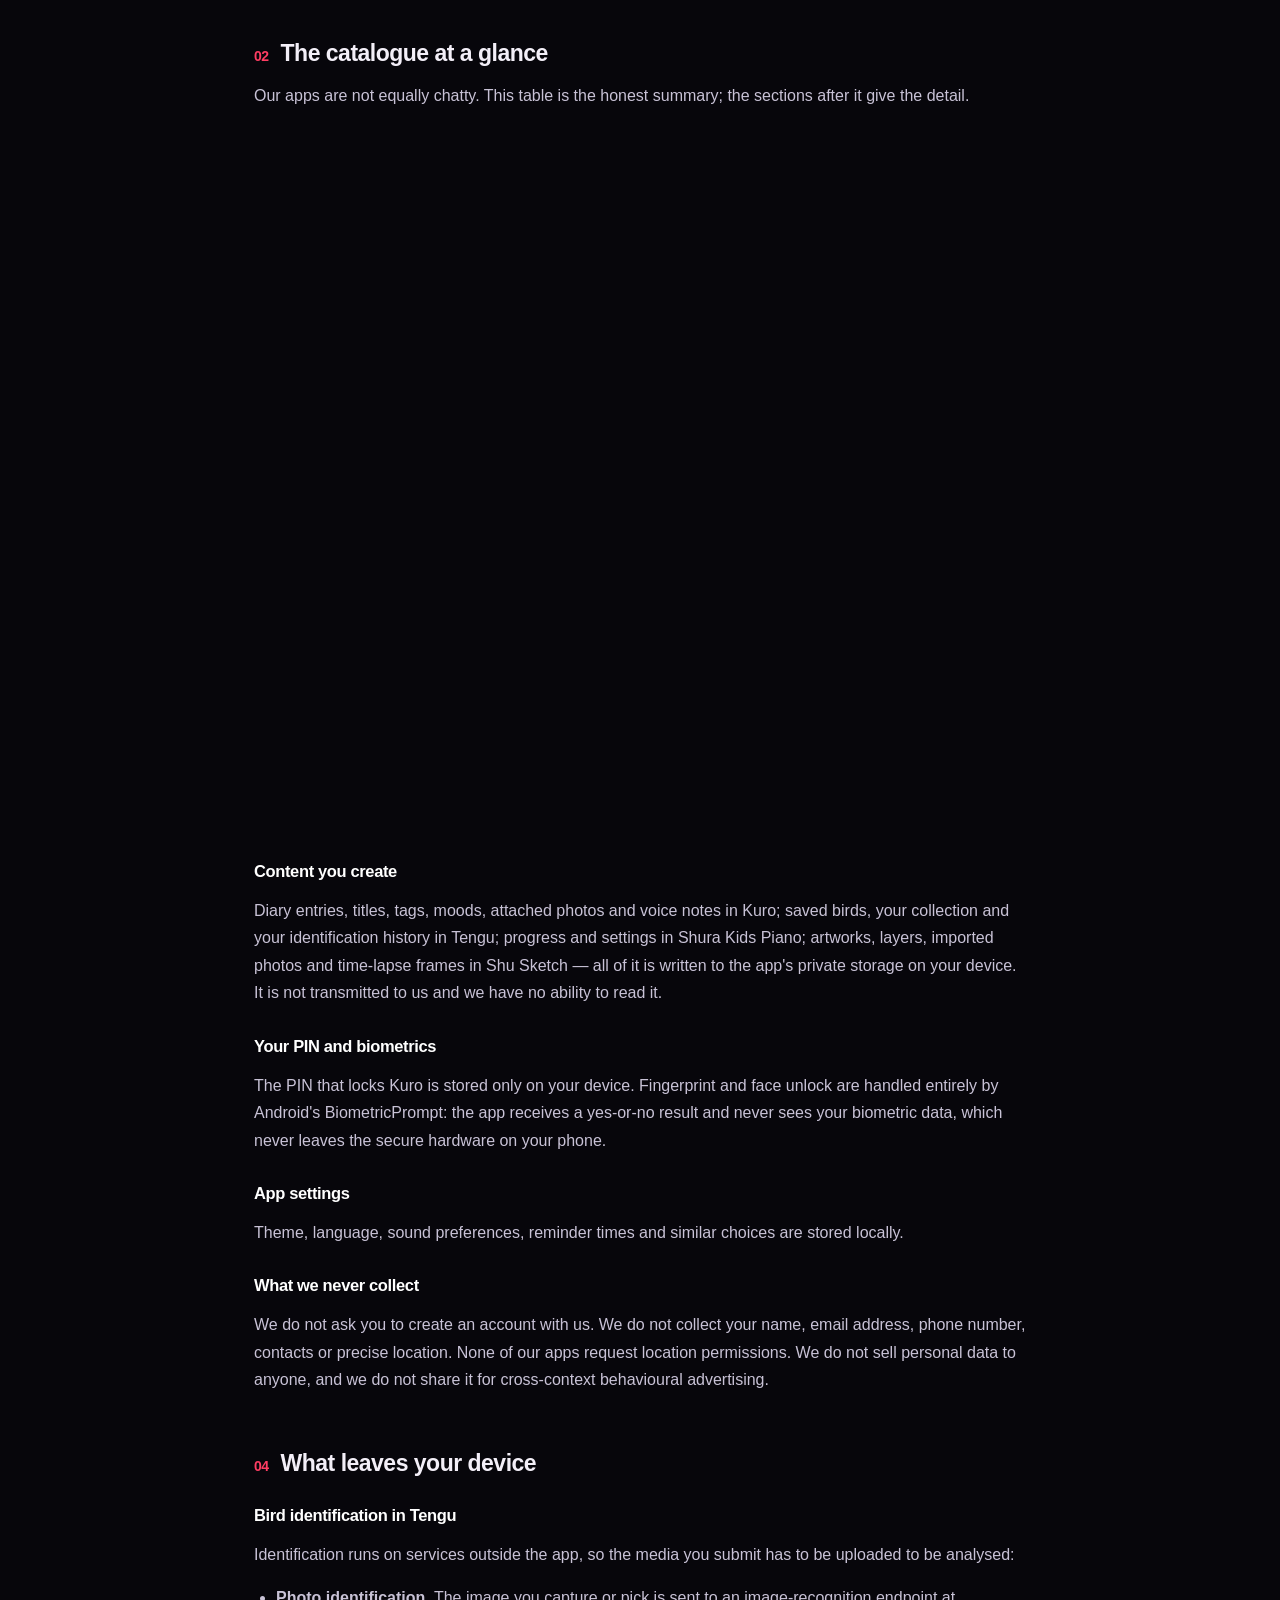
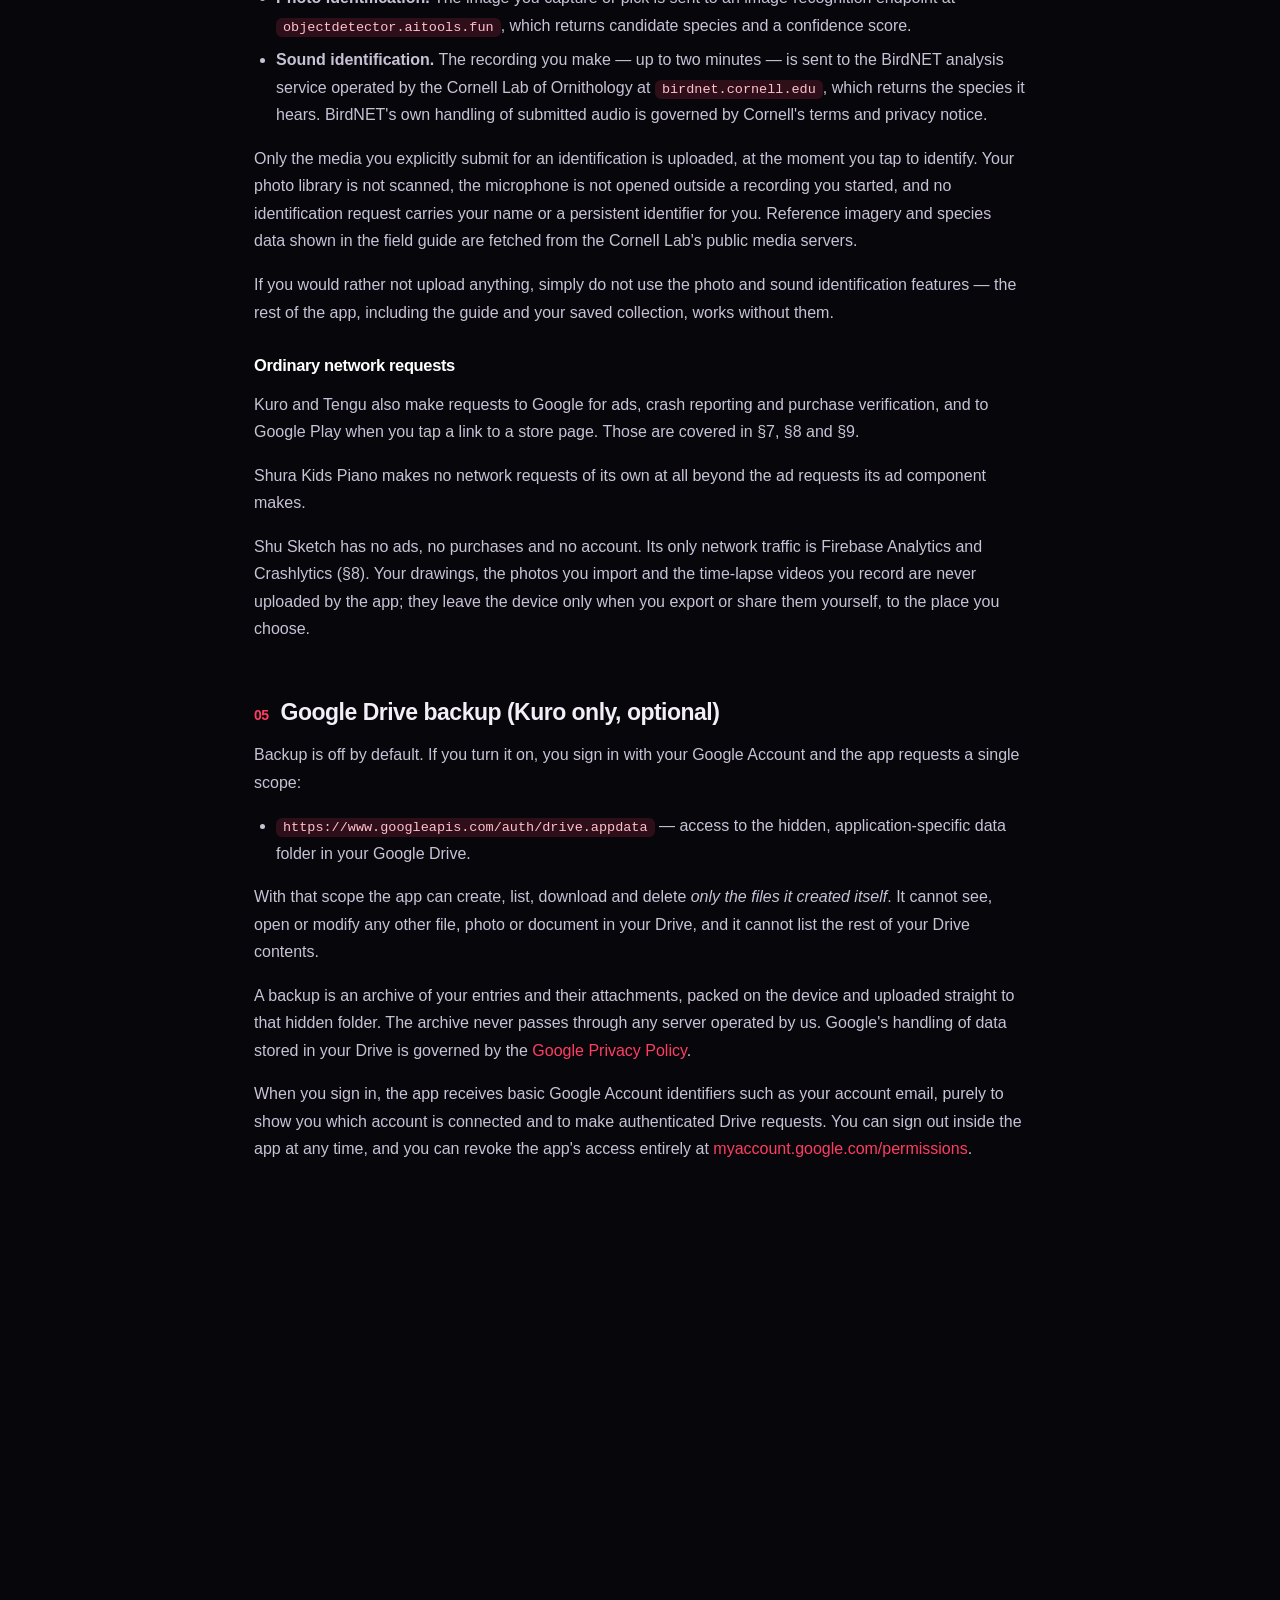
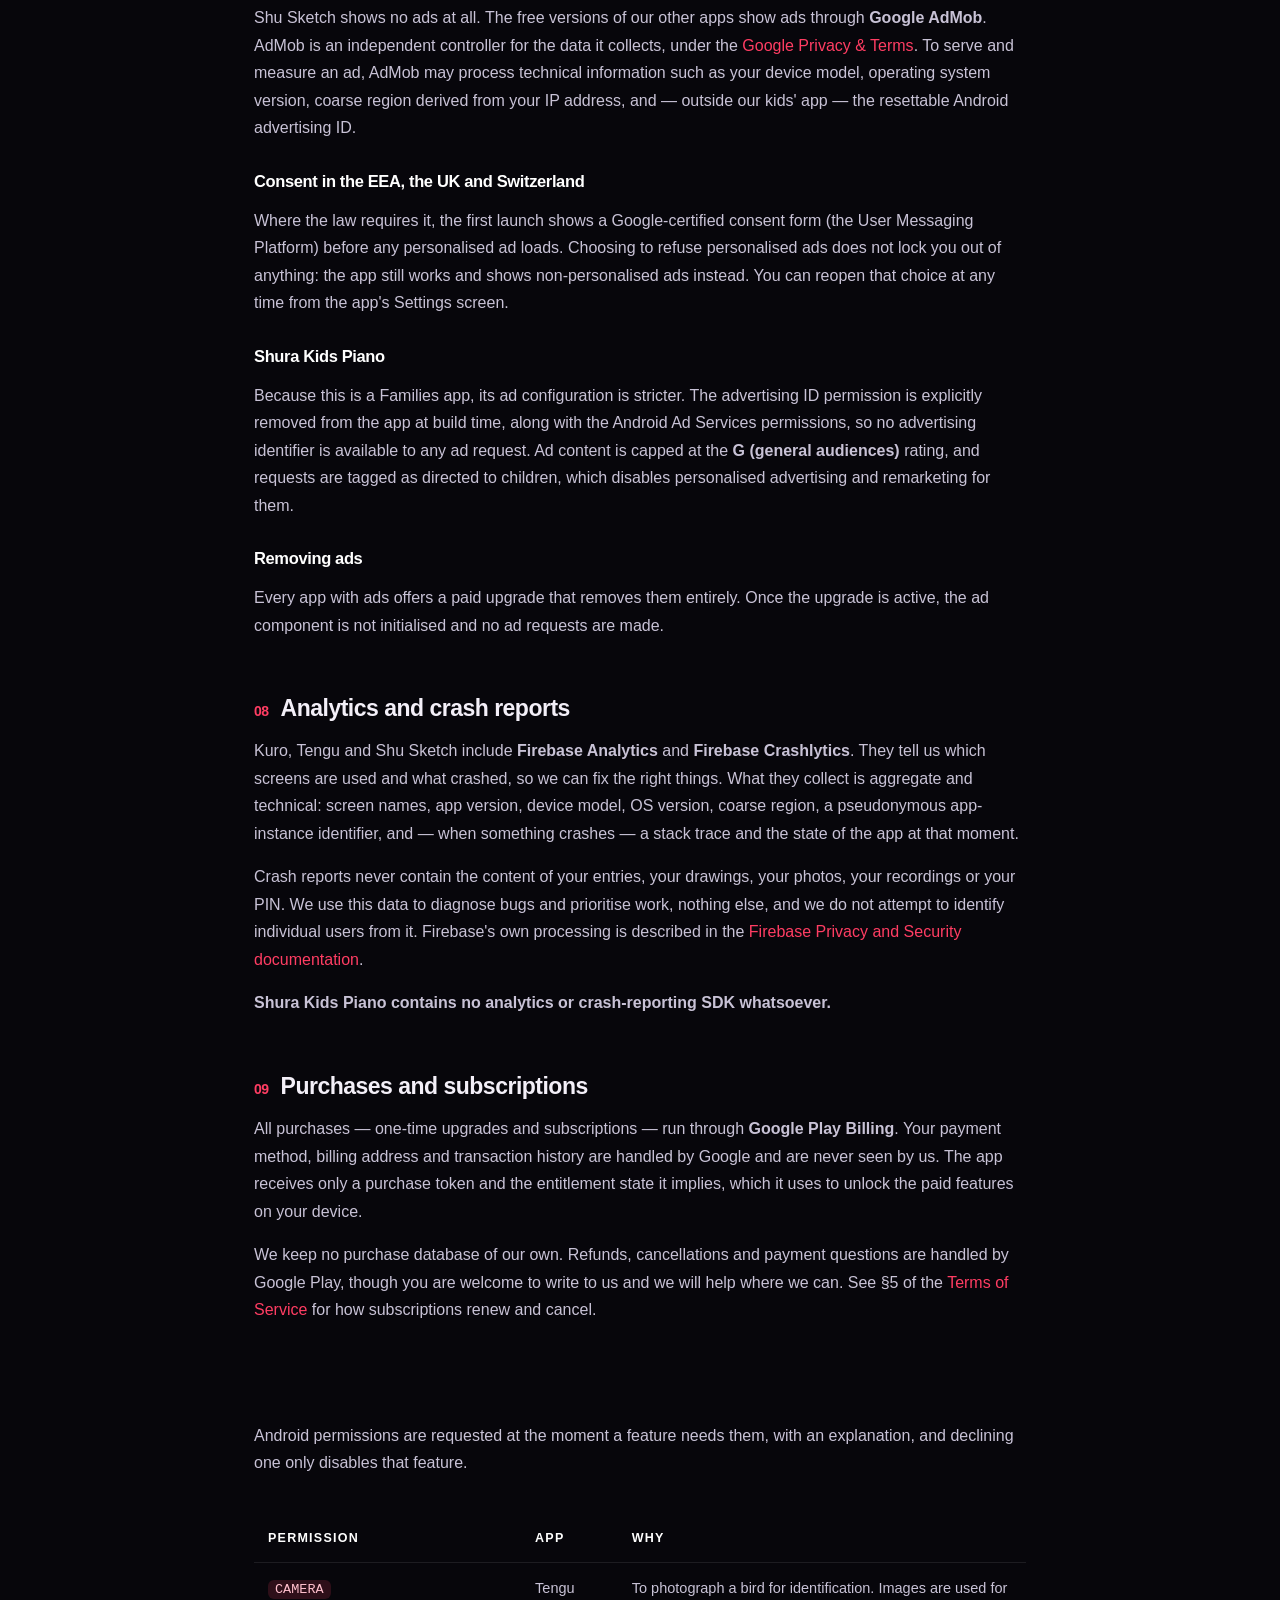
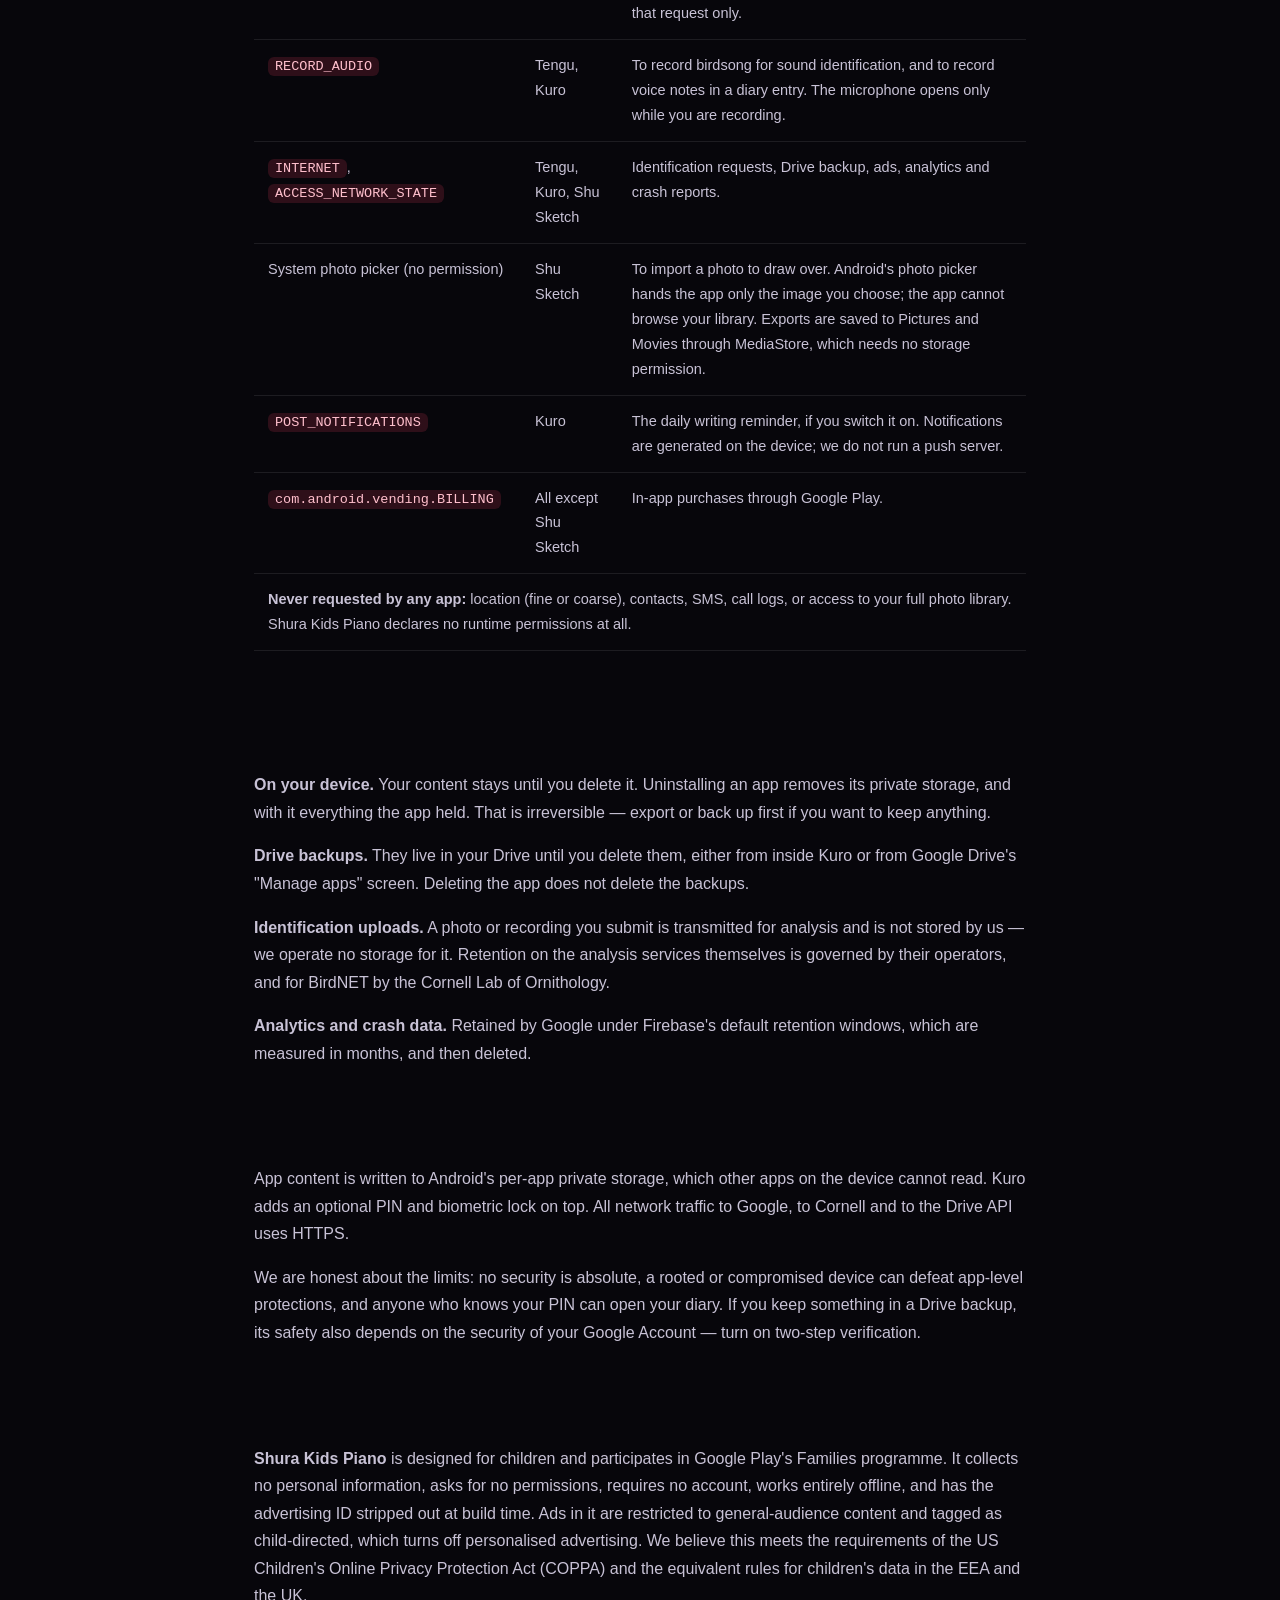
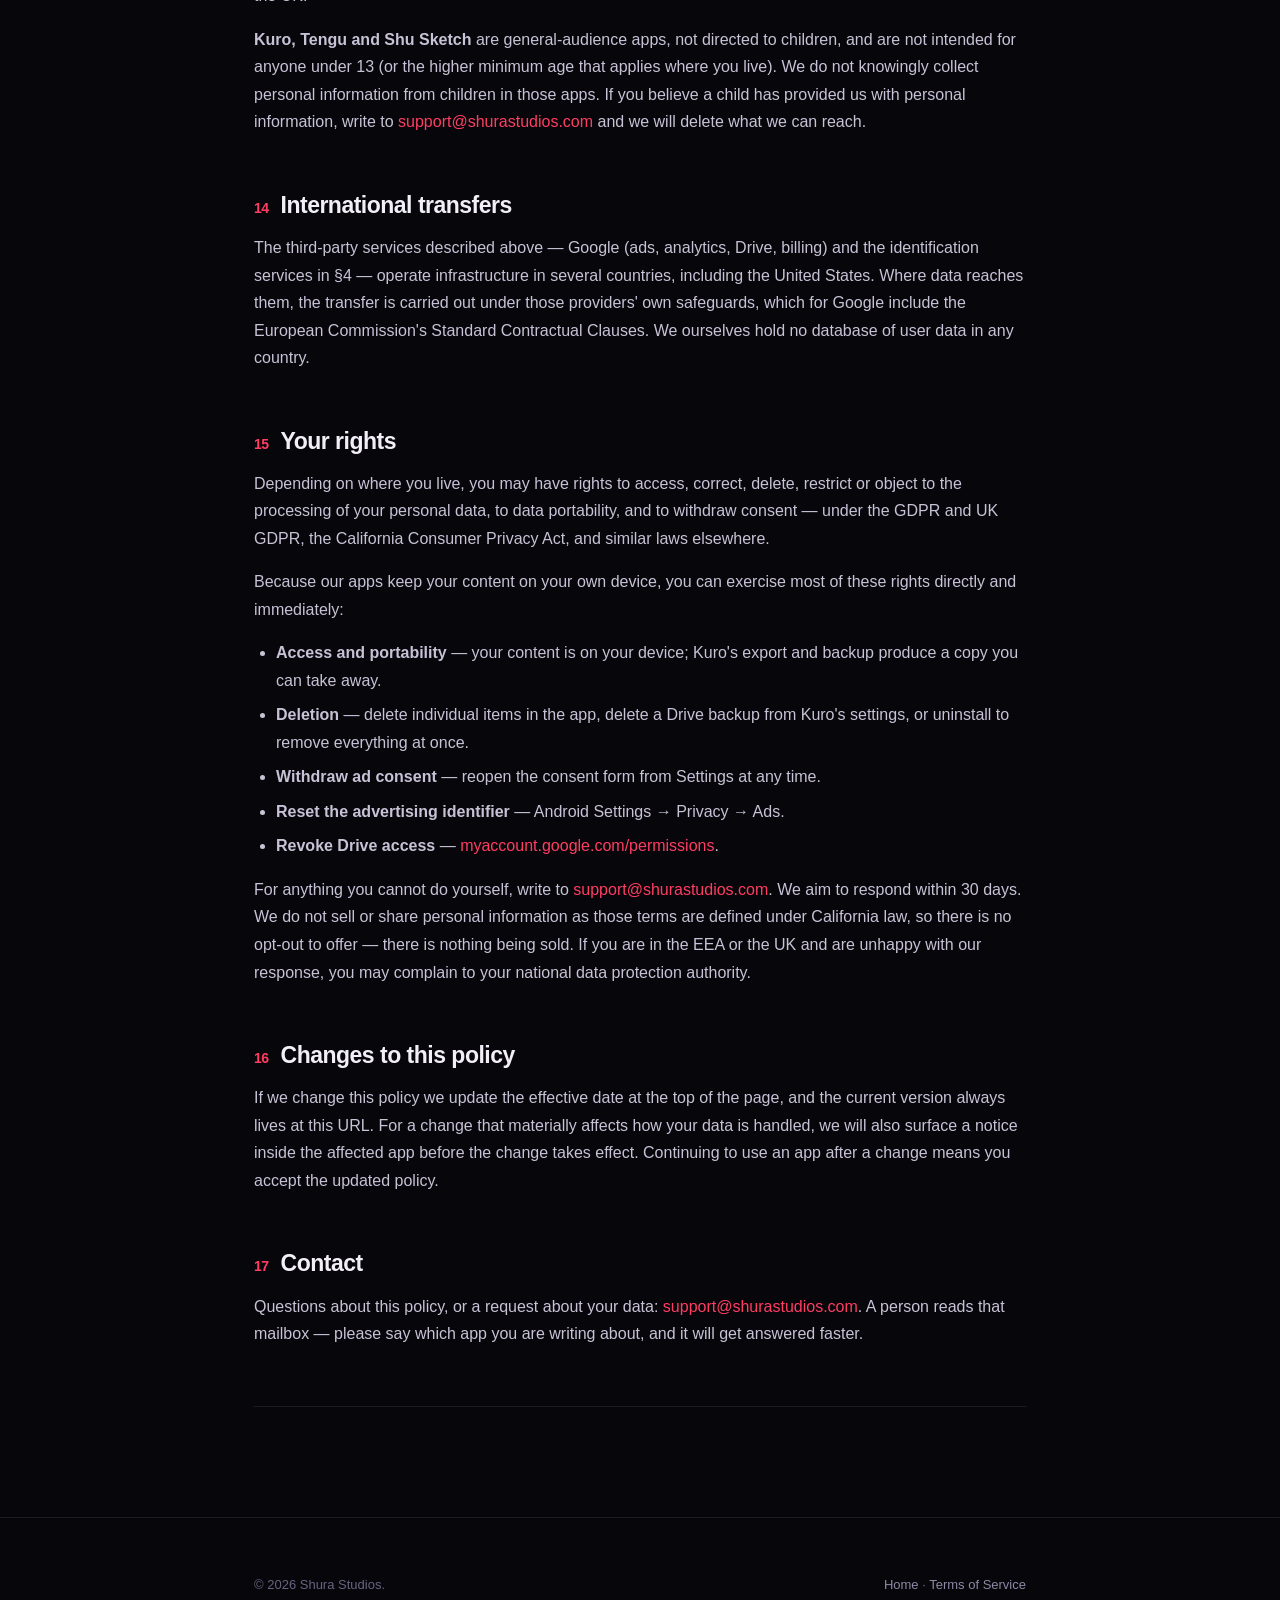
<file: privacy.html>
<!DOCTYPE html>
<html lang="en">
<head>
<meta charset="utf-8">
<meta name="viewport" content="width=device-width, initial-scale=1">
<title>Privacy Policy — Shura Studios</title>
<meta name="description" content="The privacy policy covering every Shura Studios Android app: Kuro: Private Diary Journal, Tengu: Bird ID &amp; Sounds and Shura Kids Piano.">
<meta name="theme-color" content="#07060b">
<link rel="icon" href="assets/favicon.svg" type="image/svg+xml">
<link rel="stylesheet" href="assets/site.css">
</head>
<body id="top">

<div class="progress"><i></i></div>
<canvas id="stars" aria-hidden="true"></canvas>
<div class="aurora" aria-hidden="true"><span class="blob b1"></span><span class="blob b2"></span></div>
<div class="grain" aria-hidden="true"></div>

<header>
  <div class="wrap nav">
    <a class="brand" href="index.html">
      <svg viewBox="0 0 64 64" aria-hidden="true"><defs><linearGradient id="bg1" x1="0" y1="0" x2="1" y2="1"><stop offset="0" stop-color="#ff2d55"/><stop offset=".55" stop-color="#ff7a3d"/><stop offset="1" stop-color="#ffc857"/></linearGradient></defs><path d="M32 3 61 32 32 61 3 32Z" fill="none" stroke="url(#bg1)" stroke-width="2.6" stroke-linejoin="round"/><path d="M41.5 20.5H28.5a6.5 6.5 0 0 0 0 13h7a6.5 6.5 0 0 1 0 13h-13" fill="none" stroke="url(#bg1)" stroke-width="5" stroke-linecap="round"/></svg>
      <span><b>Shura</b> Studios</span>
    </a>
    <a class="back" href="index.html">← Back to home</a>
  </div>
</header>

<main class="legal wrap wrap-narrow">

  <div class="legal-hero reveal">
    <span class="kicker">Legal</span>
    <h1>Privacy Policy</h1>
    <p class="meta">Effective November 20, 2026 · Applies to Kuro, Tengu, Shura Kids Piano and Shu Sketch</p>
    <div class="applies">
      <a href="https://play.google.com/store/apps/details?id=com.shura.studios.kuro.diary" target="_blank" rel="noopener"><img src="assets/app-kuro.png" alt="">Kuro: Private Diary Journal</a>
      <a href="https://play.google.com/store/apps/details?id=com.shura.studios.birds" target="_blank" rel="noopener"><img src="assets/app-tengu.png" alt="">Tengu: Bird ID &amp; Sounds</a>
      <a href="https://play.google.com/store/apps/details?id=com.shura.studios.kids.piano" target="_blank" rel="noopener"><img src="assets/app-piano.png" alt="">Shura Kids Piano</a>
      <a href="https://play.google.com/store/apps/details?id=com.shura.studios.sketch" target="_blank" rel="noopener"><img src="assets/app-shusketch.png" alt="">Shu Sketch</a>
    </div>
  </div>

  <div class="note reveal">
    <p><strong>The short version.</strong> We do not run servers that store your content, and we have no account system, so there is no profile of you anywhere in our infrastructure. What you write, save and record stays in the app's private storage on your device. Three things do leave the phone, and only when you use them: a photo or recording you submit for bird identification, a diary backup you choose to upload to your own Google Drive, and the ordinary requests an ad, a purchase, or our analytics and crash reporting make to Google. Every one of those is spelled out below.</p>
  </div>

  <div class="toc reveal">
    <strong>Contents</strong>
    <ol>
      <li><a href="#scope">Scope and who we are</a></li>
      <li><a href="#ataglance">The catalogue at a glance</a></li>
      <li><a href="#device">What stays on your device</a></li>
      <li><a href="#network">What leaves your device</a></li>
      <li><a href="#drive">Google Drive backup</a></li>
      <li><a href="#limited">Limited Use disclosure</a></li>
      <li><a href="#ads">Advertising</a></li>
      <li><a href="#analytics">Analytics and crash reports</a></li>
      <li><a href="#purchases">Purchases and subscriptions</a></li>
      <li><a href="#permissions">Permissions</a></li>
      <li><a href="#retention">Retention and deletion</a></li>
      <li><a href="#security">Security</a></li>
      <li><a href="#children">Children and families</a></li>
      <li><a href="#transfers">International transfers</a></li>
      <li><a href="#rights">Your rights</a></li>
      <li><a href="#changes">Changes to this policy</a></li>
      <li><a href="#contact">Contact</a></li>
    </ol>
  </div>

  <h2 id="scope" class="reveal"><span class="num">01</span> Scope and who we are</h2>
  <p>Shura Studios ("we", "us") is an independent Android developer. This policy covers the four apps named below, and it is the policy linked from their Play Store listings and from the Settings screen inside each of them. Where a rule applies to only one app, that app is named.</p>
  <p>The apps covered are <strong>Kuro: Private Diary Journal</strong> (<code>com.shura.studios.kuro.diary</code>), <strong>Tengu: Bird ID &amp; Sounds</strong> (<code>com.shura.studios.birds</code>), <strong>Shura Kids Piano</strong> (<code>com.shura.studios.kids.piano</code>) and <strong>Shu Sketch</strong> (<code>com.shura.studios.sketch</code>). If we publish another app, it ships with this policy or with its own.</p>
  <p>Our other apps each have their own privacy policy, written for what that app actually does: <a href="capydoku-privacy.html">Capydoku: Cozy Logic Puzzle</a>, <a href="genifighter-privacy.html">Geni Fighter</a>, <a href="grillparty-privacy.html">Grill Party: Skewer Sort</a>, <a href="munchielive-privacy.html">Munchie Live: ASMR Eating</a>, <a href="petdom-privacy.html">PetDom: Pocket Pixels</a>, <a href="petsjump-privacy.html">Pets Jump</a>, <a href="shurafilm-privacy.html">Shura Film: 35mm Film Camera</a>, <a href="shuraps2-privacy.html">ShuraPS2</a>. Everything else on this site, including the <a href="terms.html">Terms of Service</a> and the contact address, is shared by all twelve apps.</p>
  <p>For users in the European Economic Area and the United Kingdom, Shura Studios is the data controller for the limited processing described here. You can reach us at <a href="mailto:support@shurastudios.com">support@shurastudios.com</a>.</p>

  <h2 id="ataglance" class="reveal"><span class="num">02</span> The catalogue at a glance</h2>
  <p>Our apps are not equally chatty. This table is the honest summary; the sections after it give the detail.</p>
  <div class="table-scroll reveal">
    <table class="app-table">
      <thead>
        <tr><th>App</th><th>Leaves the device</th><th>Ads</th><th>Analytics</th><th>Account</th></tr>
      </thead>
      <tbody>
        <tr>
          <td><strong>Kuro</strong><br>Private Diary Journal</td>
          <td>Only a backup archive you choose to upload, and it goes to your own Google Drive</td>
          <td>Google AdMob</td>
          <td>Firebase Analytics + Crashlytics</td>
          <td>None. Optional Google sign-in for Drive backup only</td>
        </tr>
        <tr>
          <td><strong>Tengu</strong><br>Bird ID &amp; Sounds</td>
          <td>Photos and audio you submit for identification, sent to the identification services named in §4</td>
          <td>Google AdMob</td>
          <td>Firebase Analytics + Crashlytics</td>
          <td>None</td>
        </tr>
        <tr>
          <td><strong>Shura Kids Piano</strong></td>
          <td>Nothing. The app works fully offline</td>
          <td>Google AdMob, general-audience content only, no advertising ID</td>
          <td>None</td>
          <td>None</td>
        </tr>
        <tr>
          <td><strong>Shu Sketch</strong><br>Draw &amp; Paint</td>
          <td>None of your artwork. Only analytics events and crash reports; drawings leave the device only when you export or share them</td>
          <td>None</td>
          <td>Firebase Analytics + Crashlytics</td>
          <td>None</td>
        </tr>
      </tbody>
    </table>
  </div>

  <h2 id="device" class="reveal"><span class="num">03</span> What stays on your device</h2>
  <h3>Content you create</h3>
  <p>Diary entries, titles, tags, moods, attached photos and voice notes in Kuro; saved birds, your collection and your identification history in Tengu; progress and settings in Shura Kids Piano; artworks, layers, imported photos and time-lapse frames in Shu Sketch — all of it is written to the app's private storage on your device. It is not transmitted to us and we have no ability to read it.</p>
  <h3>Your PIN and biometrics</h3>
  <p>The PIN that locks Kuro is stored only on your device. Fingerprint and face unlock are handled entirely by Android's BiometricPrompt: the app receives a yes-or-no result and never sees your biometric data, which never leaves the secure hardware on your phone.</p>
  <h3>App settings</h3>
  <p>Theme, language, sound preferences, reminder times and similar choices are stored locally.</p>
  <h3>What we never collect</h3>
  <p>We do not ask you to create an account with us. We do not collect your name, email address, phone number, contacts or precise location. None of our apps request location permissions. We do not sell personal data to anyone, and we do not share it for cross-context behavioural advertising.</p>

  <h2 id="network" class="reveal"><span class="num">04</span> What leaves your device</h2>
  <h3>Bird identification in Tengu</h3>
  <p>Identification runs on services outside the app, so the media you submit has to be uploaded to be analysed:</p>
  <ul>
    <li><strong>Photo identification.</strong> The image you capture or pick is sent to an image-recognition endpoint at <code>objectdetector.aitools.fun</code>, which returns candidate species and a confidence score.</li>
    <li><strong>Sound identification.</strong> The recording you make — up to two minutes — is sent to the BirdNET analysis service operated by the Cornell Lab of Ornithology at <code>birdnet.cornell.edu</code>, which returns the species it hears. BirdNET's own handling of submitted audio is governed by Cornell's terms and privacy notice.</li>
  </ul>
  <p>Only the media you explicitly submit for an identification is uploaded, at the moment you tap to identify. Your photo library is not scanned, the microphone is not opened outside a recording you started, and no identification request carries your name or a persistent identifier for you. Reference imagery and species data shown in the field guide are fetched from the Cornell Lab's public media servers.</p>
  <p>If you would rather not upload anything, simply do not use the photo and sound identification features — the rest of the app, including the guide and your saved collection, works without them.</p>
  <h3>Ordinary network requests</h3>
  <p>Kuro and Tengu also make requests to Google for ads, crash reporting and purchase verification, and to Google Play when you tap a link to a store page. Those are covered in §7, §8 and §9.</p>
  <p>Shura Kids Piano makes no network requests of its own at all beyond the ad requests its ad component makes.</p>
  <p>Shu Sketch has no ads, no purchases and no account. Its only network traffic is Firebase Analytics and Crashlytics (§8). Your drawings, the photos you import and the time-lapse videos you record are never uploaded by the app; they leave the device only when you export or share them yourself, to the place you choose.</p>

  <h2 id="drive" class="reveal"><span class="num">05</span> Google Drive backup (Kuro only, optional)</h2>
  <p>Backup is off by default. If you turn it on, you sign in with your Google Account and the app requests a single scope:</p>
  <ul>
    <li><code>https://www.googleapis.com/auth/drive.appdata</code> — access to the hidden, application-specific data folder in your Google Drive.</li>
  </ul>
  <p>With that scope the app can create, list, download and delete <em>only the files it created itself</em>. It cannot see, open or modify any other file, photo or document in your Drive, and it cannot list the rest of your Drive contents.</p>
  <p>A backup is an archive of your entries and their attachments, packed on the device and uploaded straight to that hidden folder. The archive never passes through any server operated by us. Google's handling of data stored in your Drive is governed by the <a href="https://policies.google.com/privacy" target="_blank" rel="noopener">Google Privacy Policy</a>.</p>
  <p>When you sign in, the app receives basic Google Account identifiers such as your account email, purely to show you which account is connected and to make authenticated Drive requests. You can sign out inside the app at any time, and you can revoke the app's access entirely at <a href="https://myaccount.google.com/permissions" target="_blank" rel="noopener">myaccount.google.com/permissions</a>.</p>

  <h2 id="limited" class="reveal"><span class="num">06</span> Limited Use disclosure</h2>
  <div class="note reveal">
    <p>Our use and transfer of information received from Google APIs to any other app adheres to the <a href="https://developers.google.com/terms/api-services-user-data-policy" target="_blank" rel="noopener">Google API Services User Data Policy</a>, including the Limited Use requirements. Specifically: data obtained through the Drive <code>appdata</code> scope is used only to provide and restore the backup feature you asked for; it is not transferred to anyone except as needed to provide that feature; it is never used for advertising; and no human at Shura Studios reads it, other than where you explicitly ask us to help with a support issue, or where the law requires it.</p>
  </div>

  <h2 id="ads" class="reveal"><span class="num">07</span> Advertising</h2>
  <p>Shu Sketch shows no ads at all. The free versions of our other apps show ads through <strong>Google AdMob</strong>. AdMob is an independent controller for the data it collects, under the <a href="https://policies.google.com/technologies/partner-sites" target="_blank" rel="noopener">Google Privacy &amp; Terms</a>. To serve and measure an ad, AdMob may process technical information such as your device model, operating system version, coarse region derived from your IP address, and — outside our kids' app — the resettable Android advertising ID.</p>
  <h3>Consent in the EEA, the UK and Switzerland</h3>
  <p>Where the law requires it, the first launch shows a Google-certified consent form (the User Messaging Platform) before any personalised ad loads. Choosing to refuse personalised ads does not lock you out of anything: the app still works and shows non-personalised ads instead. You can reopen that choice at any time from the app's Settings screen.</p>
  <h3>Shura Kids Piano</h3>
  <p>Because this is a Families app, its ad configuration is stricter. The advertising ID permission is explicitly removed from the app at build time, along with the Android Ad Services permissions, so no advertising identifier is available to any ad request. Ad content is capped at the <strong>G (general audiences)</strong> rating, and requests are tagged as directed to children, which disables personalised advertising and remarketing for them.</p>
  <h3>Removing ads</h3>
  <p>Every app with ads offers a paid upgrade that removes them entirely. Once the upgrade is active, the ad component is not initialised and no ad requests are made.</p>

  <h2 id="analytics" class="reveal"><span class="num">08</span> Analytics and crash reports</h2>
  <p>Kuro, Tengu and Shu Sketch include <strong>Firebase Analytics</strong> and <strong>Firebase Crashlytics</strong>. They tell us which screens are used and what crashed, so we can fix the right things. What they collect is aggregate and technical: screen names, app version, device model, OS version, coarse region, a pseudonymous app-instance identifier, and — when something crashes — a stack trace and the state of the app at that moment.</p>
  <p>Crash reports never contain the content of your entries, your drawings, your photos, your recordings or your PIN. We use this data to diagnose bugs and prioritise work, nothing else, and we do not attempt to identify individual users from it. Firebase's own processing is described in the <a href="https://firebase.google.com/support/privacy" target="_blank" rel="noopener">Firebase Privacy and Security documentation</a>.</p>
  <p><strong>Shura Kids Piano contains no analytics or crash-reporting SDK whatsoever.</strong></p>

  <h2 id="purchases" class="reveal"><span class="num">09</span> Purchases and subscriptions</h2>
  <p>All purchases — one-time upgrades and subscriptions — run through <strong>Google Play Billing</strong>. Your payment method, billing address and transaction history are handled by Google and are never seen by us. The app receives only a purchase token and the entitlement state it implies, which it uses to unlock the paid features on your device.</p>
  <p>We keep no purchase database of our own. Refunds, cancellations and payment questions are handled by Google Play, though you are welcome to write to us and we will help where we can. See §5 of the <a href="terms.html#purchases">Terms of Service</a> for how subscriptions renew and cancel.</p>

  <h2 id="permissions" class="reveal"><span class="num">10</span> Permissions</h2>
  <p>Android permissions are requested at the moment a feature needs them, with an explanation, and declining one only disables that feature.</p>
  <div class="table-scroll reveal">
    <table class="app-table">
      <thead><tr><th>Permission</th><th>App</th><th>Why</th></tr></thead>
      <tbody>
        <tr><td><code>CAMERA</code></td><td>Tengu</td><td>To photograph a bird for identification. Images are used for that request only.</td></tr>
        <tr><td><code>RECORD_AUDIO</code></td><td>Tengu, Kuro</td><td>To record birdsong for sound identification, and to record voice notes in a diary entry. The microphone opens only while you are recording.</td></tr>
        <tr><td><code>INTERNET</code>, <code>ACCESS_NETWORK_STATE</code></td><td>Tengu, Kuro, Shu Sketch</td><td>Identification requests, Drive backup, ads, analytics and crash reports.</td></tr>
        <tr><td>System photo picker (no permission)</td><td>Shu Sketch</td><td>To import a photo to draw over. Android's photo picker hands the app only the image you choose; the app cannot browse your library. Exports are saved to Pictures and Movies through MediaStore, which needs no storage permission.</td></tr>
        <tr><td><code>POST_NOTIFICATIONS</code></td><td>Kuro</td><td>The daily writing reminder, if you switch it on. Notifications are generated on the device; we do not run a push server.</td></tr>
        <tr><td><code>com.android.vending.BILLING</code></td><td>All except Shu Sketch</td><td>In-app purchases through Google Play.</td></tr>
        <tr><td colspan="3"><strong>Never requested by any app:</strong> location (fine or coarse), contacts, SMS, call logs, or access to your full photo library. Shura Kids Piano declares no runtime permissions at all.</td></tr>
      </tbody>
    </table>
  </div>

  <h2 id="retention" class="reveal"><span class="num">11</span> Retention and deletion</h2>
  <p><strong>On your device.</strong> Your content stays until you delete it. Uninstalling an app removes its private storage, and with it everything the app held. That is irreversible — export or back up first if you want to keep anything.</p>
  <p><strong>Drive backups.</strong> They live in your Drive until you delete them, either from inside Kuro or from Google Drive's "Manage apps" screen. Deleting the app does not delete the backups.</p>
  <p><strong>Identification uploads.</strong> A photo or recording you submit is transmitted for analysis and is not stored by us — we operate no storage for it. Retention on the analysis services themselves is governed by their operators, and for BirdNET by the Cornell Lab of Ornithology.</p>
  <p><strong>Analytics and crash data.</strong> Retained by Google under Firebase's default retention windows, which are measured in months, and then deleted.</p>

  <h2 id="security" class="reveal"><span class="num">12</span> Security</h2>
  <p>App content is written to Android's per-app private storage, which other apps on the device cannot read. Kuro adds an optional PIN and biometric lock on top. All network traffic to Google, to Cornell and to the Drive API uses HTTPS.</p>
  <p>We are honest about the limits: no security is absolute, a rooted or compromised device can defeat app-level protections, and anyone who knows your PIN can open your diary. If you keep something in a Drive backup, its safety also depends on the security of your Google Account — turn on two-step verification.</p>

  <h2 id="children" class="reveal"><span class="num">13</span> Children and families</h2>
  <p><strong>Shura Kids Piano</strong> is designed for children and participates in Google Play's Families programme. It collects no personal information, asks for no permissions, requires no account, works entirely offline, and has the advertising ID stripped out at build time. Ads in it are restricted to general-audience content and tagged as child-directed, which turns off personalised advertising. We believe this meets the requirements of the US Children's Online Privacy Protection Act (COPPA) and the equivalent rules for children's data in the EEA and the UK.</p>
  <p><strong>Kuro, Tengu and Shu Sketch</strong> are general-audience apps, not directed to children, and are not intended for anyone under 13 (or the higher minimum age that applies where you live). We do not knowingly collect personal information from children in those apps. If you believe a child has provided us with personal information, write to <a href="mailto:support@shurastudios.com">support@shurastudios.com</a> and we will delete what we can reach.</p>

  <h2 id="transfers" class="reveal"><span class="num">14</span> International transfers</h2>
  <p>The third-party services described above — Google (ads, analytics, Drive, billing) and the identification services in §4 — operate infrastructure in several countries, including the United States. Where data reaches them, the transfer is carried out under those providers' own safeguards, which for Google include the European Commission's Standard Contractual Clauses. We ourselves hold no database of user data in any country.</p>

  <h2 id="rights" class="reveal"><span class="num">15</span> Your rights</h2>
  <p>Depending on where you live, you may have rights to access, correct, delete, restrict or object to the processing of your personal data, to data portability, and to withdraw consent — under the GDPR and UK GDPR, the California Consumer Privacy Act, and similar laws elsewhere.</p>
  <p>Because our apps keep your content on your own device, you can exercise most of these rights directly and immediately:</p>
  <ul>
    <li><strong>Access and portability</strong> — your content is on your device; Kuro's export and backup produce a copy you can take away.</li>
    <li><strong>Deletion</strong> — delete individual items in the app, delete a Drive backup from Kuro's settings, or uninstall to remove everything at once.</li>
    <li><strong>Withdraw ad consent</strong> — reopen the consent form from Settings at any time.</li>
    <li><strong>Reset the advertising identifier</strong> — Android Settings → Privacy → Ads.</li>
    <li><strong>Revoke Drive access</strong> — <a href="https://myaccount.google.com/permissions" target="_blank" rel="noopener">myaccount.google.com/permissions</a>.</li>
  </ul>
  <p>For anything you cannot do yourself, write to <a href="mailto:support@shurastudios.com">support@shurastudios.com</a>. We aim to respond within 30 days. We do not sell or share personal information as those terms are defined under California law, so there is no opt-out to offer — there is nothing being sold. If you are in the EEA or the UK and are unhappy with our response, you may complain to your national data protection authority.</p>

  <h2 id="changes" class="reveal"><span class="num">16</span> Changes to this policy</h2>
  <p>If we change this policy we update the effective date at the top of the page, and the current version always lives at this URL. For a change that materially affects how your data is handled, we will also surface a notice inside the affected app before the change takes effect. Continuing to use an app after a change means you accept the updated policy.</p>

  <h2 id="contact" class="reveal"><span class="num">17</span> Contact</h2>
  <p>Questions about this policy, or a request about your data: <a href="mailto:support@shurastudios.com">support@shurastudios.com</a>. A person reads that mailbox — please say which app you are writing about, and it will get answered faster.</p>

  <hr>
</main>

<footer>
  <div class="wrap wrap-narrow">
    <div class="copy" style="border:0;margin:0;padding:0">
      <span>© <span data-year>2026</span> Shura Studios.</span>
      <span><a href="index.html" style="color:var(--muted)">Home</a> · <a href="terms.html" style="color:var(--muted)">Terms of Service</a></span>
    </div>
  </div>
</footer>

<script src="assets/site.js"></script>
</body>
</html>
</file>
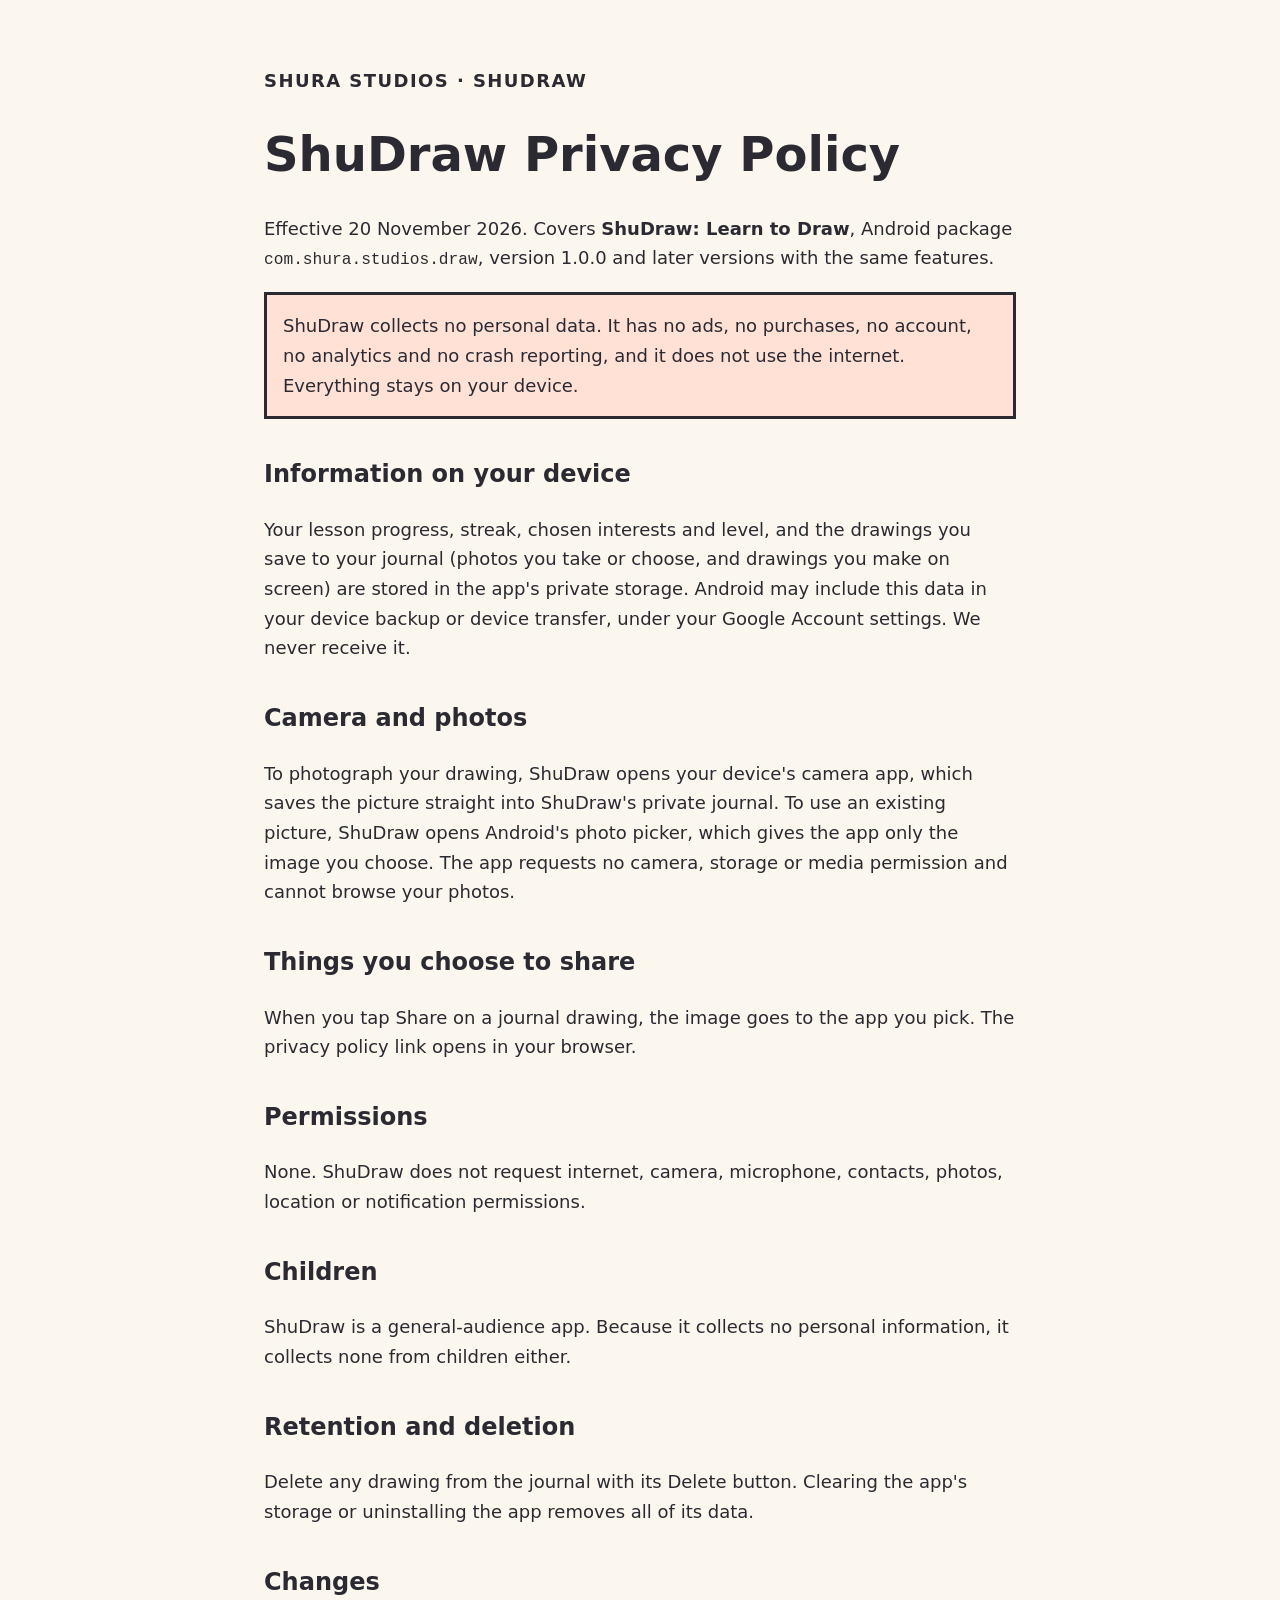
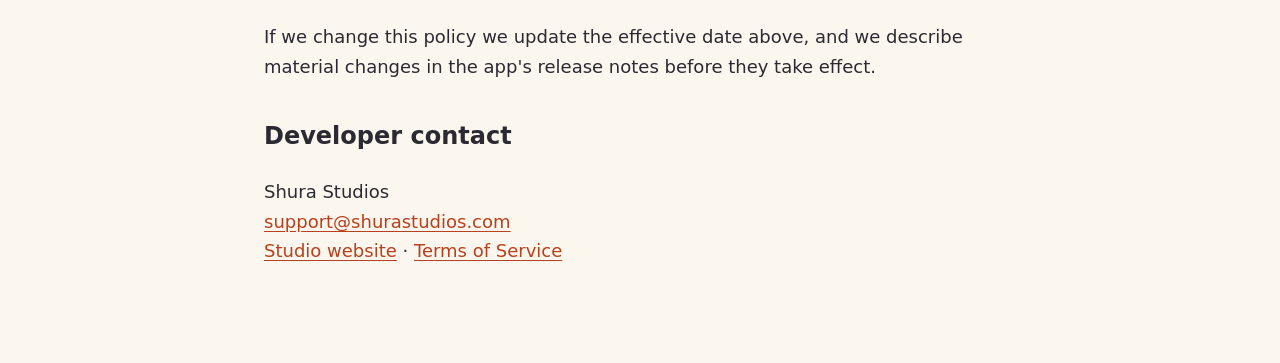
<file: shudraw-privacy.html>
<!doctype html>
<html lang="en">
<head>
<meta charset="utf-8">
<meta name="viewport" content="width=device-width, initial-scale=1">
<meta name="description" content="Privacy policy for ShuDraw: Learn to Draw by Shura Studios.">
<title>ShuDraw Privacy Policy · Shura Studios</title>
<style>
:root{color-scheme:light}*{box-sizing:border-box}body{margin:0;background:#fbf6ee;color:#2b2a33;font:18px/1.65 system-ui,sans-serif}main{max-width:800px;margin:auto;padding:48px 24px 80px}h1{font-size:clamp(32px,6vw,48px);line-height:1.12}h2{font-size:24px;margin-top:36px}a{color:#b8401c;text-underline-offset:3px}a:focus-visible{outline:3px solid #2b2a33;outline-offset:4px}.label{font-weight:700;letter-spacing:.08em}code{overflow-wrap:anywhere;font-size:.9em}.note{border:3px solid #2b2a33;background:#ffe1d6;padding:16px}
</style>
</head>
<body><main>
<p class="label">SHURA STUDIOS · SHUDRAW</p>
<h1>ShuDraw Privacy Policy</h1>
<p>Effective 20 November 2026. Covers <strong>ShuDraw: Learn to Draw</strong>, Android package <code>com.shura.studios.draw</code>, version 1.0.0 and later versions with the same features.</p>
<p class="note">ShuDraw collects no personal data. It has no ads, no purchases, no account, no analytics and no crash reporting, and it does not use the internet. Everything stays on your device.</p>
<h2>Information on your device</h2>
<p>Your lesson progress, streak, chosen interests and level, and the drawings you save to your journal (photos you take or choose, and drawings you make on screen) are stored in the app's private storage. Android may include this data in your device backup or device transfer, under your Google Account settings. We never receive it.</p>
<h2>Camera and photos</h2>
<p>To photograph your drawing, ShuDraw opens your device's camera app, which saves the picture straight into ShuDraw's private journal. To use an existing picture, ShuDraw opens Android's photo picker, which gives the app only the image you choose. The app requests no camera, storage or media permission and cannot browse your photos.</p>
<h2>Things you choose to share</h2>
<p>When you tap Share on a journal drawing, the image goes to the app you pick. The privacy policy link opens in your browser.</p>
<h2>Permissions</h2>
<p>None. ShuDraw does not request internet, camera, microphone, contacts, photos, location or notification permissions.</p>
<h2>Children</h2>
<p>ShuDraw is a general-audience app. Because it collects no personal information, it collects none from children either.</p>
<h2>Retention and deletion</h2>
<p>Delete any drawing from the journal with its Delete button. Clearing the app's storage or uninstalling the app removes all of its data.</p>
<h2>Changes</h2>
<p>If we change this policy we update the effective date above, and we describe material changes in the app's release notes before they take effect.</p>
<h2>Developer contact</h2>
<p>Shura Studios<br><a href="mailto:support@shurastudios.com">support@shurastudios.com</a><br><a href="https://shurastudios.com/">Studio website</a> · <a href="https://shurastudios.com/terms">Terms of Service</a></p>
</main></body></html>
</file>
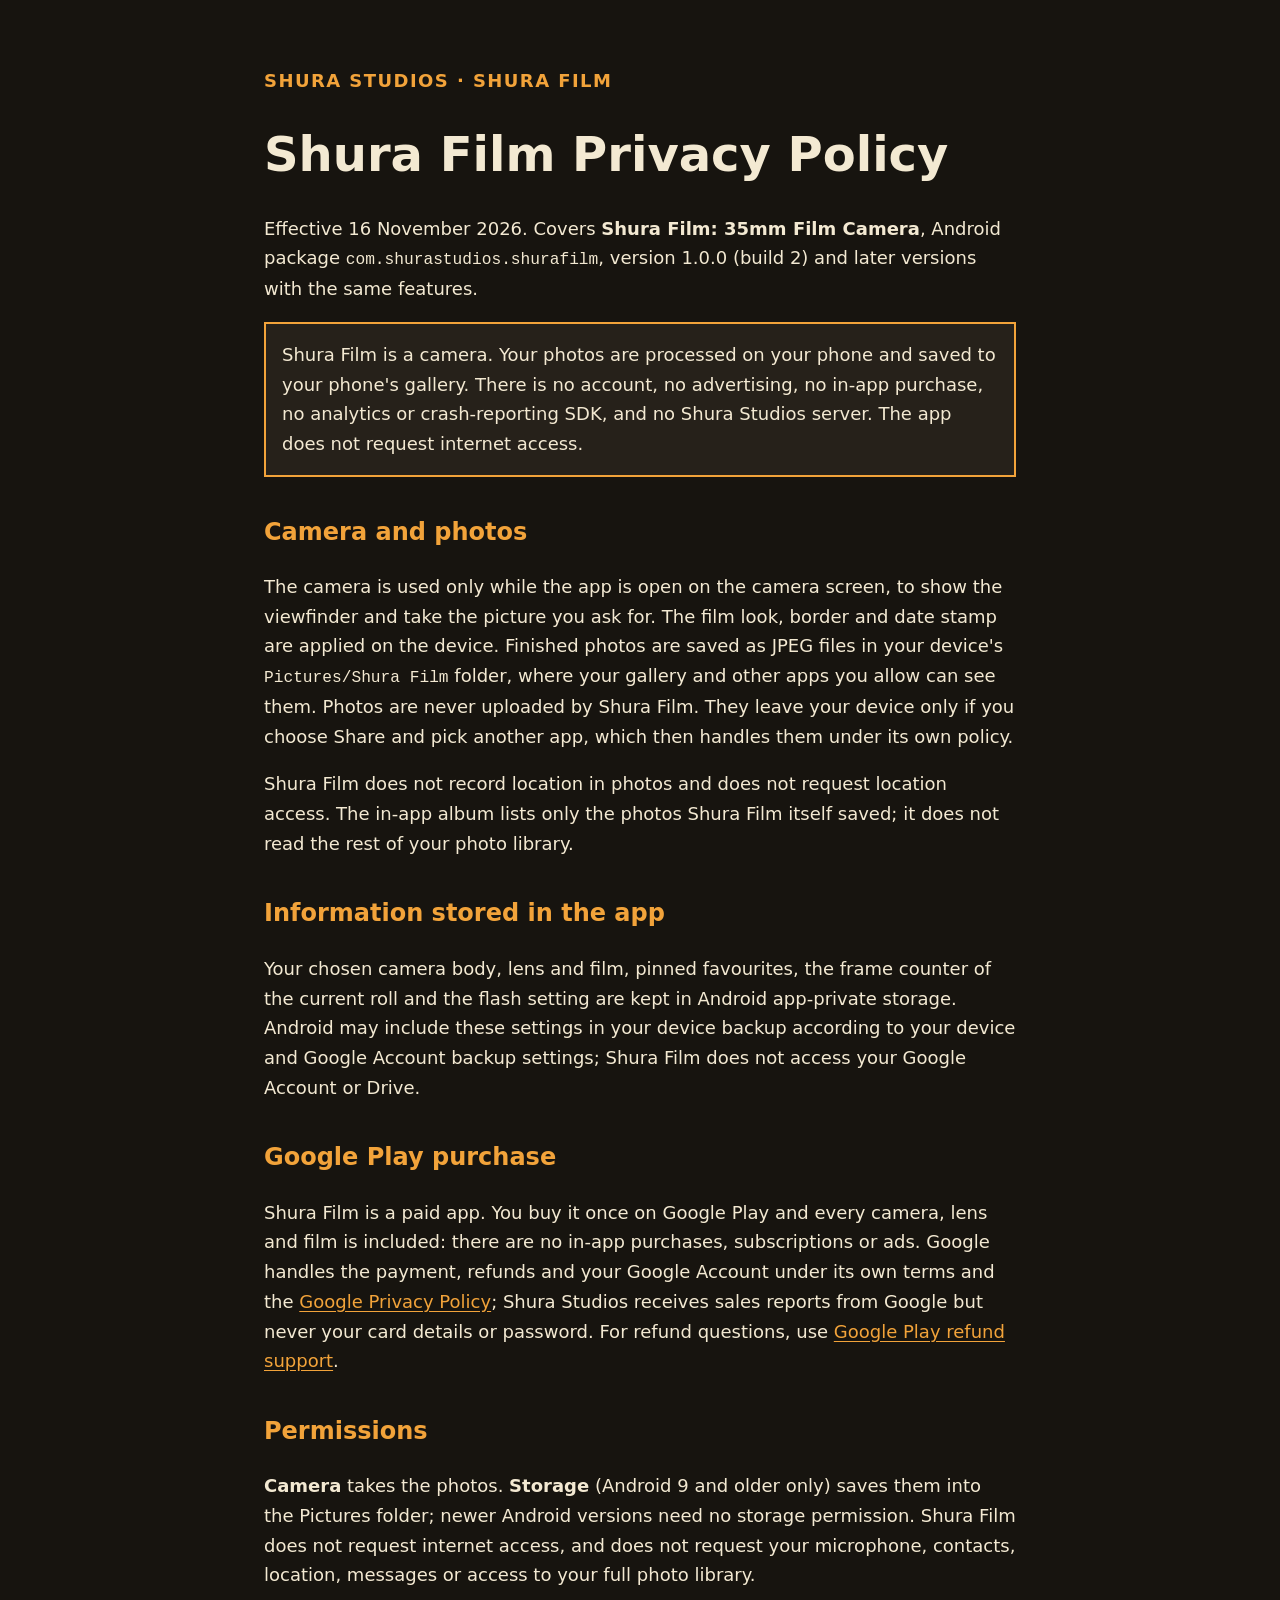
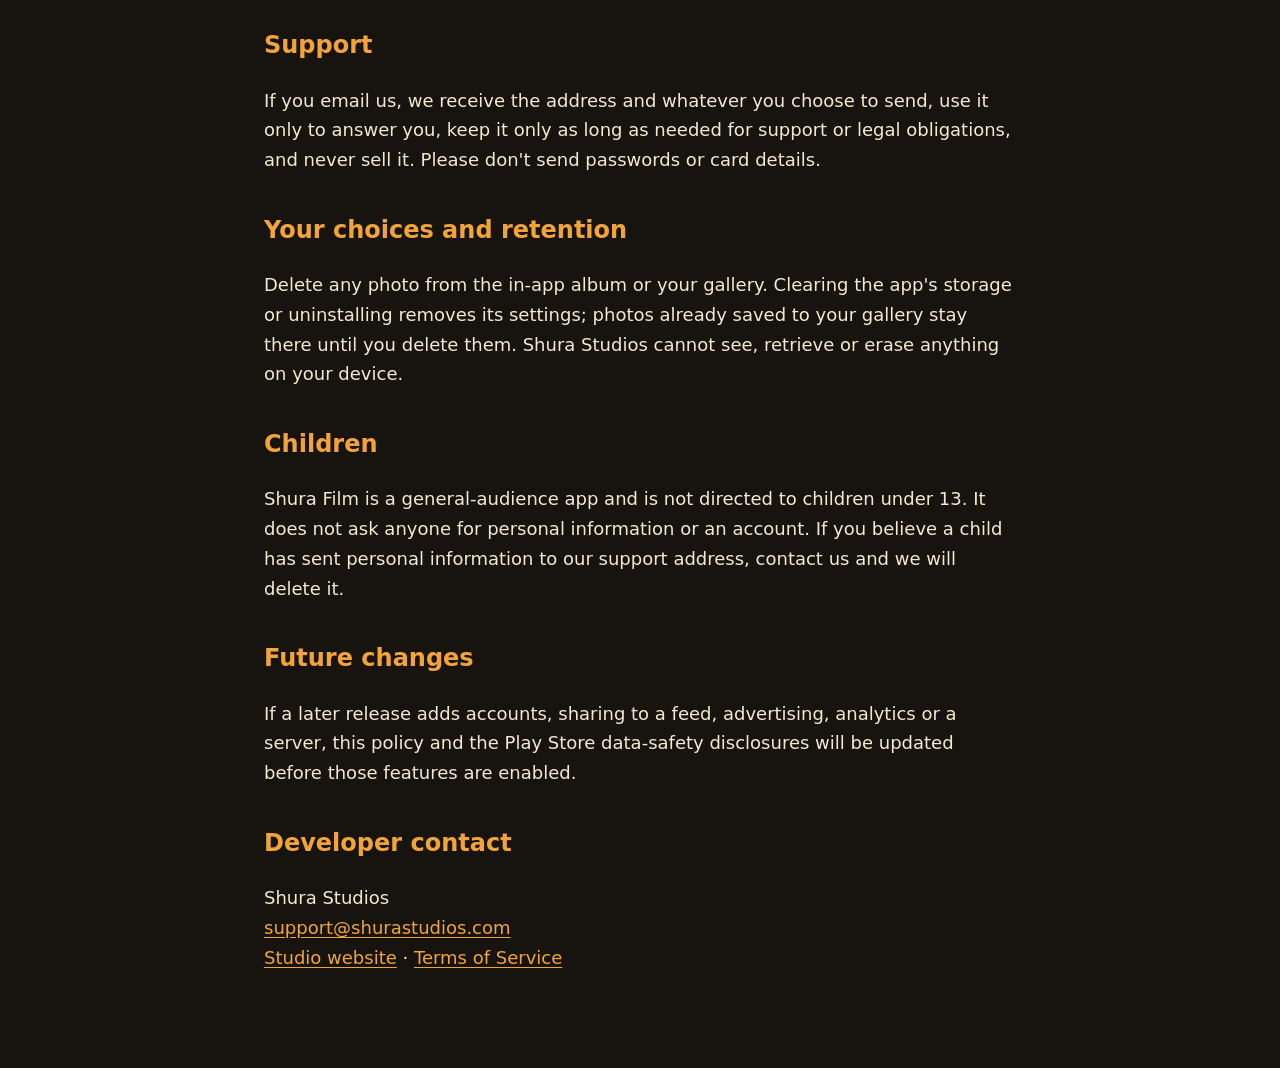
<file: shurafilm-privacy.html>
<!doctype html>
<html lang="en">
<head>
<meta charset="utf-8">
<meta name="viewport" content="width=device-width, initial-scale=1">
<meta name="description" content="Privacy policy for Shura Film: 35mm Film Camera by Shura Studios.">
<title>Shura Film Privacy Policy · Shura Studios</title>
<style>
:root{color-scheme:dark}*{box-sizing:border-box}body{margin:0;background:#17140f;color:#f3e9d2;font:18px/1.65 system-ui,sans-serif}main{max-width:800px;margin:auto;padding:48px 24px 80px}h1{font-size:clamp(32px,6vw,48px);line-height:1.12}h2{font-size:24px;margin-top:36px;color:#f2a33a}a{color:#f2a33a;text-underline-offset:3px}a:focus-visible{outline:3px solid #f3e9d2;outline-offset:4px}.label{font-weight:700;letter-spacing:.08em;color:#f2a33a}code{overflow-wrap:anywhere;font-size:.9em}.note{border:2px solid #f2a33a;background:#26211a;padding:16px}
</style>
</head>
<body><main>
<p class="label">SHURA STUDIOS · SHURA FILM</p>
<h1>Shura Film Privacy Policy</h1>
<p>Effective 16 November 2026. Covers <strong>Shura Film: 35mm Film Camera</strong>, Android package <code>com.shurastudios.shurafilm</code>, version 1.0.0 (build 2) and later versions with the same features.</p>
<p class="note">Shura Film is a camera. Your photos are processed on your phone and saved to your phone's gallery. There is no account, no advertising, no in-app purchase, no analytics or crash-reporting SDK, and no Shura Studios server. The app does not request internet access.</p>
<h2>Camera and photos</h2>
<p>The camera is used only while the app is open on the camera screen, to show the viewfinder and take the picture you ask for. The film look, border and date stamp are applied on the device. Finished photos are saved as JPEG files in your device's <code>Pictures/Shura Film</code> folder, where your gallery and other apps you allow can see them. Photos are never uploaded by Shura Film. They leave your device only if you choose Share and pick another app, which then handles them under its own policy.</p>
<p>Shura Film does not record location in photos and does not request location access. The in-app album lists only the photos Shura Film itself saved; it does not read the rest of your photo library.</p>
<h2>Information stored in the app</h2>
<p>Your chosen camera body, lens and film, pinned favourites, the frame counter of the current roll and the flash setting are kept in Android app-private storage. Android may include these settings in your device backup according to your device and Google Account backup settings; Shura Film does not access your Google Account or Drive.</p>
<h2>Google Play purchase</h2>
<p>Shura Film is a paid app. You buy it once on Google Play and every camera, lens and film is included: there are no in-app purchases, subscriptions or ads. Google handles the payment, refunds and your Google Account under its own terms and the <a href="https://policies.google.com/privacy">Google Privacy Policy</a>; Shura Studios receives sales reports from Google but never your card details or password. For refund questions, use <a href="https://support.google.com/googleplay/answer/2479637">Google Play refund support</a>.</p>
<h2>Permissions</h2>
<p><strong>Camera</strong> takes the photos. <strong>Storage</strong> (Android 9 and older only) saves them into the Pictures folder; newer Android versions need no storage permission. Shura Film does not request internet access, and does not request your microphone, contacts, location, messages or access to your full photo library.</p>
<h2>Support</h2>
<p>If you email us, we receive the address and whatever you choose to send, use it only to answer you, keep it only as long as needed for support or legal obligations, and never sell it. Please don't send passwords or card details.</p>
<h2>Your choices and retention</h2>
<p>Delete any photo from the in-app album or your gallery. Clearing the app's storage or uninstalling removes its settings; photos already saved to your gallery stay there until you delete them. Shura Studios cannot see, retrieve or erase anything on your device.</p>
<h2>Children</h2>
<p>Shura Film is a general-audience app and is not directed to children under 13. It does not ask anyone for personal information or an account. If you believe a child has sent personal information to our support address, contact us and we will delete it.</p>
<h2>Future changes</h2>
<p>If a later release adds accounts, sharing to a feed, advertising, analytics or a server, this policy and the Play Store data-safety disclosures will be updated before those features are enabled.</p>
<h2>Developer contact</h2>
<p>Shura Studios<br><a href="mailto:support@shurastudios.com">support@shurastudios.com</a><br><a href="https://shurastudios.com/">Studio website</a> · <a href="https://shurastudios.com/terms">Terms of Service</a></p>
</main></body></html>
</file>
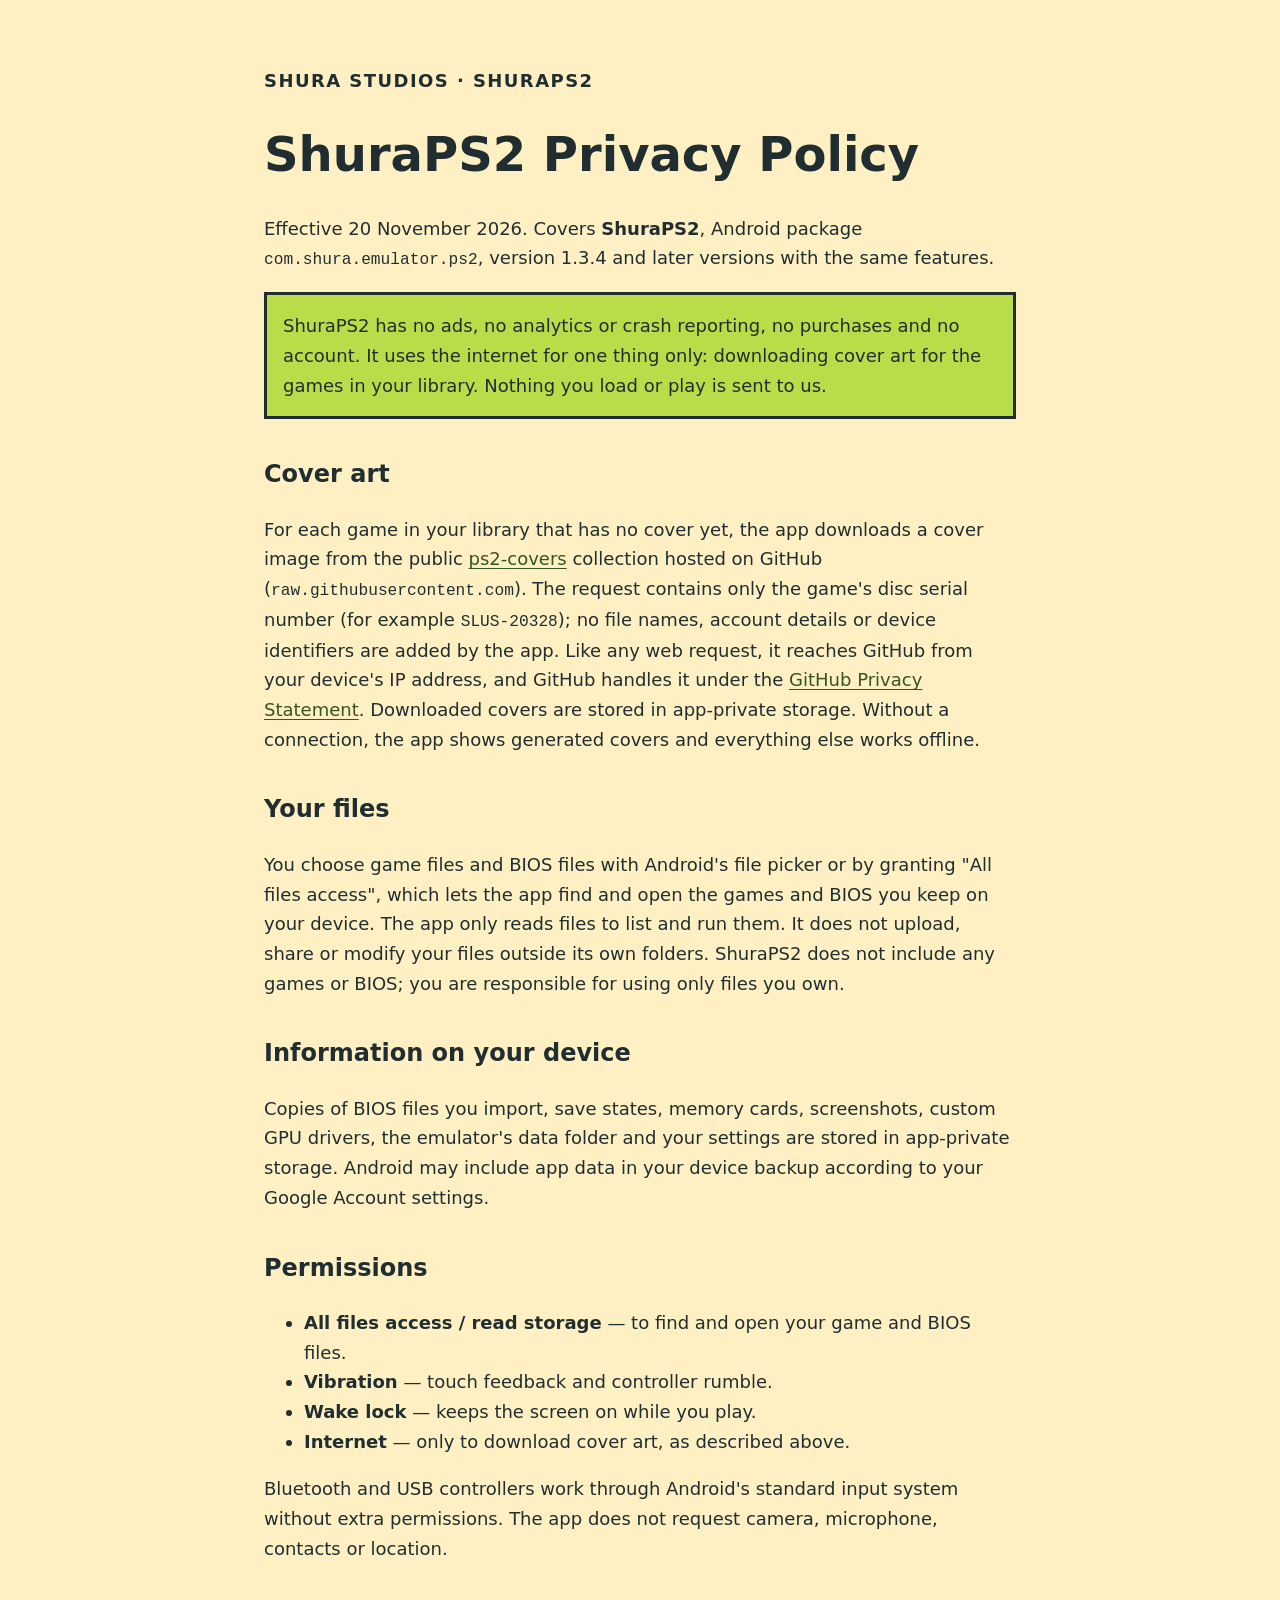
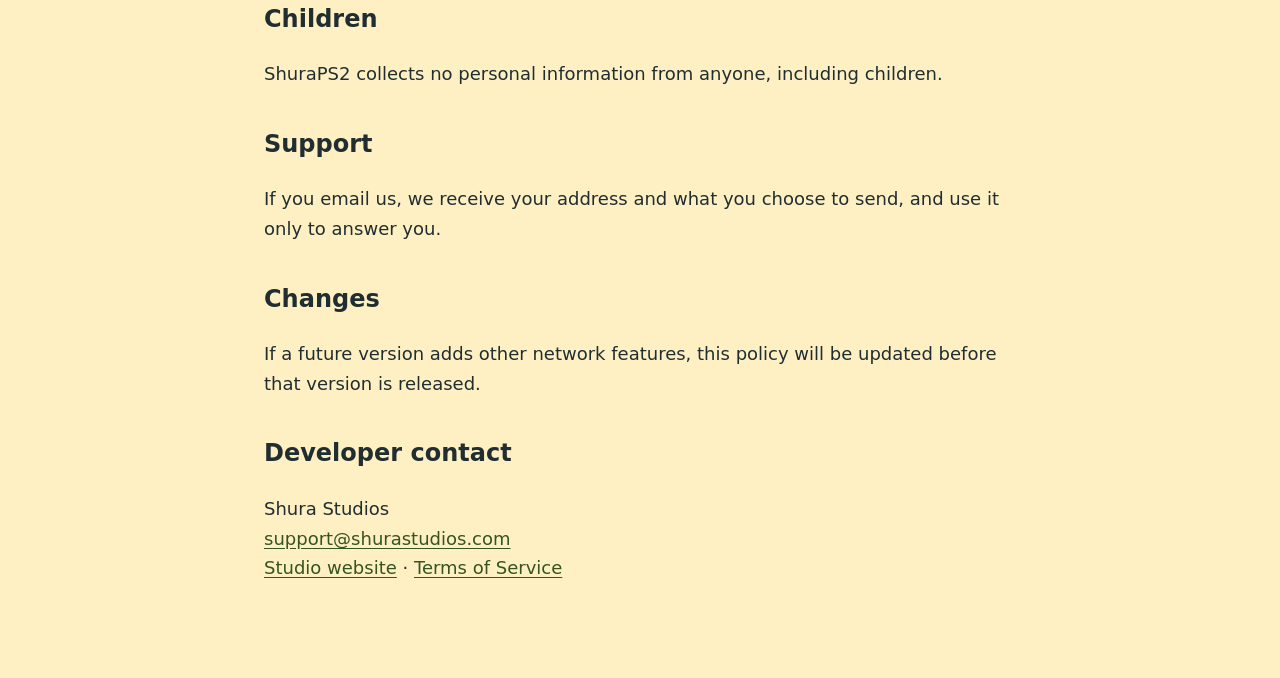
<file: shuraps2-privacy.html>
<!doctype html>
<html lang="en">
<head>
<meta charset="utf-8">
<meta name="viewport" content="width=device-width, initial-scale=1">
<meta name="description" content="Privacy policy for ShuraPS2 by Shura Studios.">
<title>ShuraPS2 Privacy Policy · Shura Studios</title>
<style>
:root{color-scheme:light}*{box-sizing:border-box}body{margin:0;background:#fff0c3;color:#202e31;font:18px/1.65 system-ui,sans-serif}main{max-width:800px;margin:auto;padding:48px 24px 80px}h1{font-size:clamp(32px,6vw,48px);line-height:1.12}h2{font-size:24px;margin-top:36px}a{color:#365421;text-underline-offset:3px}a:focus-visible{outline:3px solid #202e31;outline-offset:4px}.label{font-weight:700;letter-spacing:.08em}code{overflow-wrap:anywhere;font-size:.9em}.note{border:3px solid #202e31;background:#b9dc49;padding:16px}
</style>
</head>
<body><main>
<p class="label">SHURA STUDIOS · SHURAPS2</p>
<h1>ShuraPS2 Privacy Policy</h1>
<p>Effective 20 November 2026. Covers <strong>ShuraPS2</strong>, Android package <code>com.shura.emulator.ps2</code>, version 1.3.4 and later versions with the same features.</p>
<p class="note">ShuraPS2 has no ads, no analytics or crash reporting, no purchases and no account. It uses the internet for one thing only: downloading cover art for the games in your library. Nothing you load or play is sent to us.</p>
<h2>Cover art</h2>
<p>For each game in your library that has no cover yet, the app downloads a cover image from the public <a href="https://github.com/xlenore/ps2-covers">ps2-covers</a> collection hosted on GitHub (<code>raw.githubusercontent.com</code>). The request contains only the game's disc serial number (for example <code>SLUS-20328</code>); no file names, account details or device identifiers are added by the app. Like any web request, it reaches GitHub from your device's IP address, and GitHub handles it under the <a href="https://docs.github.com/en/site-policy/privacy-policies/github-general-privacy-statement">GitHub Privacy Statement</a>. Downloaded covers are stored in app-private storage. Without a connection, the app shows generated covers and everything else works offline.</p>
<h2>Your files</h2>
<p>You choose game files and BIOS files with Android's file picker or by granting "All files access", which lets the app find and open the games and BIOS you keep on your device. The app only reads files to list and run them. It does not upload, share or modify your files outside its own folders. ShuraPS2 does not include any games or BIOS; you are responsible for using only files you own.</p>
<h2>Information on your device</h2>
<p>Copies of BIOS files you import, save states, memory cards, screenshots, custom GPU drivers, the emulator's data folder and your settings are stored in app-private storage. Android may include app data in your device backup according to your Google Account settings.</p>
<h2>Permissions</h2>
<ul>
<li><strong>All files access / read storage</strong> — to find and open your game and BIOS files.</li>
<li><strong>Vibration</strong> — touch feedback and controller rumble.</li>
<li><strong>Wake lock</strong> — keeps the screen on while you play.</li>
<li><strong>Internet</strong> — only to download cover art, as described above.</li>
</ul>
<p>Bluetooth and USB controllers work through Android's standard input system without extra permissions. The app does not request camera, microphone, contacts or location.</p>
<h2>Children</h2>
<p>ShuraPS2 collects no personal information from anyone, including children.</p>
<h2>Support</h2>
<p>If you email us, we receive your address and what you choose to send, and use it only to answer you.</p>
<h2>Changes</h2>
<p>If a future version adds other network features, this policy will be updated before that version is released.</p>
<h2>Developer contact</h2>
<p>Shura Studios<br><a href="mailto:support@shurastudios.com">support@shurastudios.com</a><br><a href="https://shurastudios.com/">Studio website</a> · <a href="https://shurastudios.com/terms">Terms of Service</a></p>
</main></body></html>
</file>
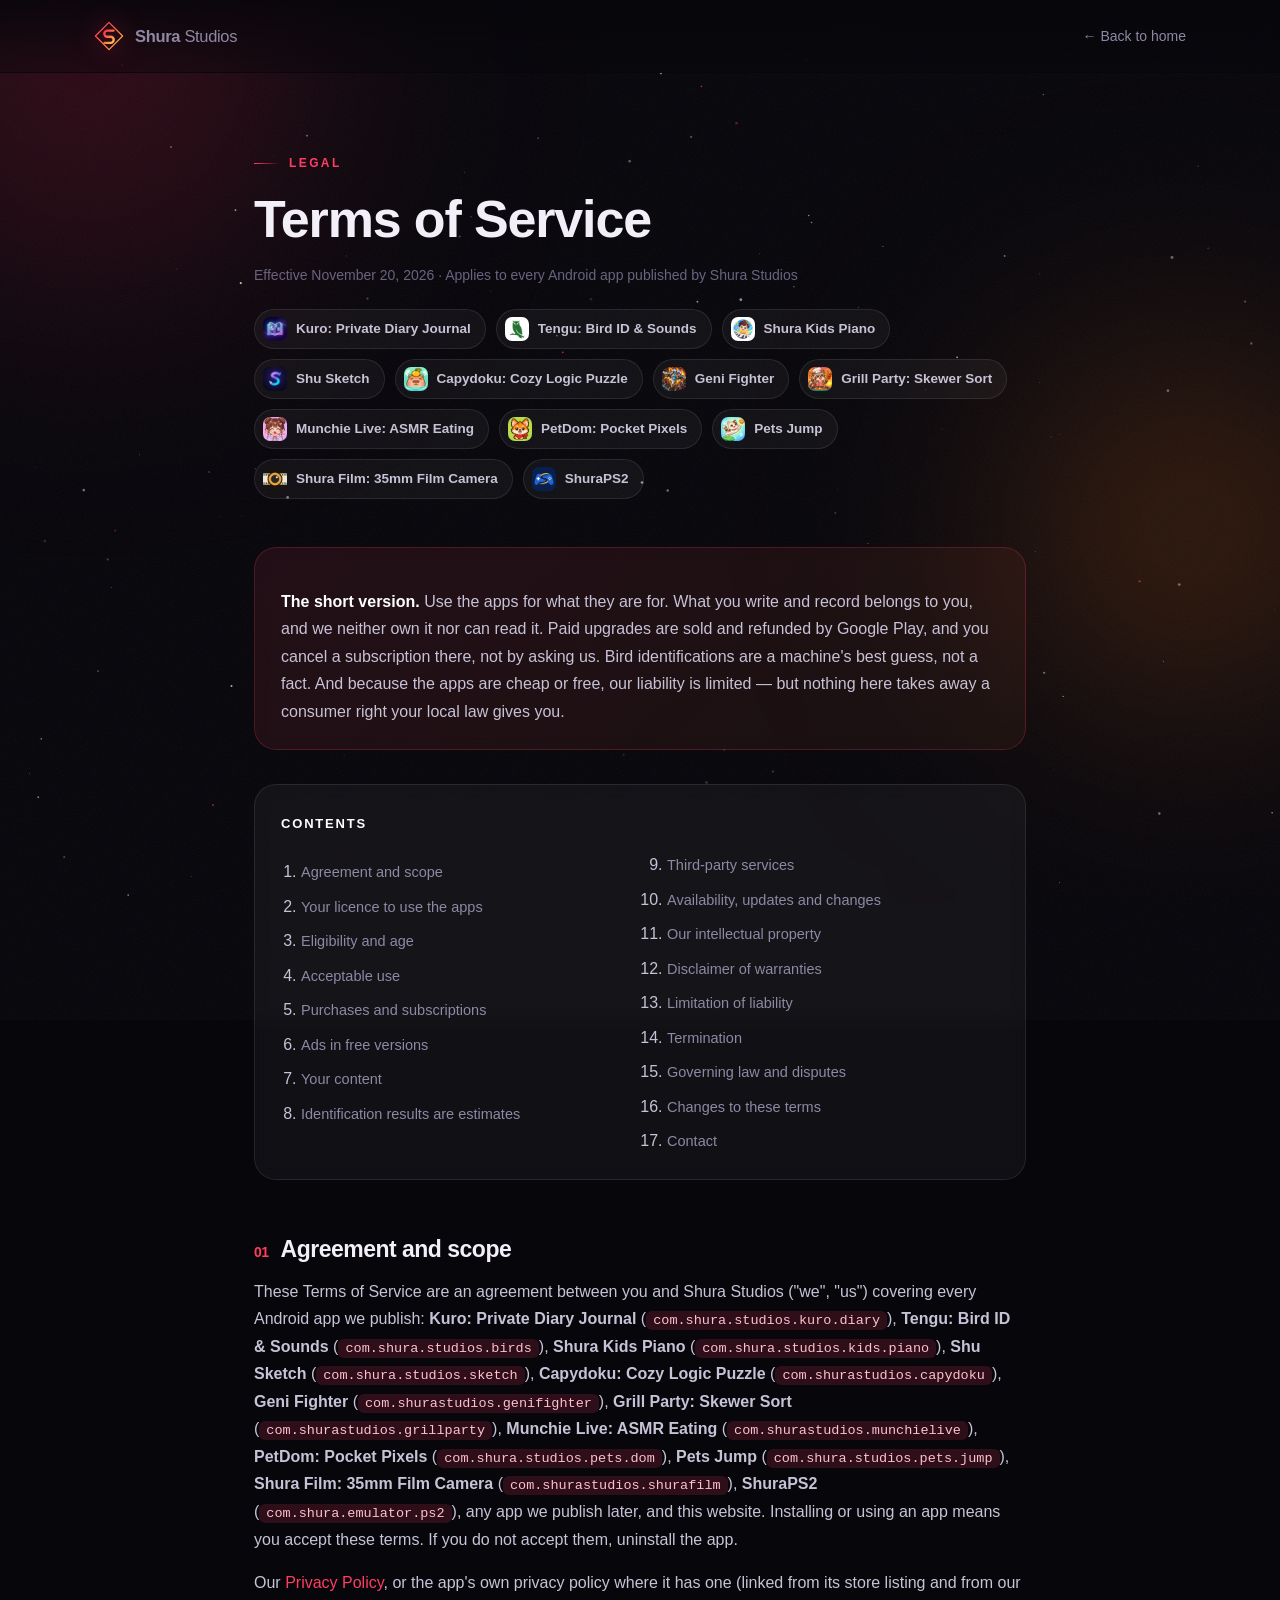
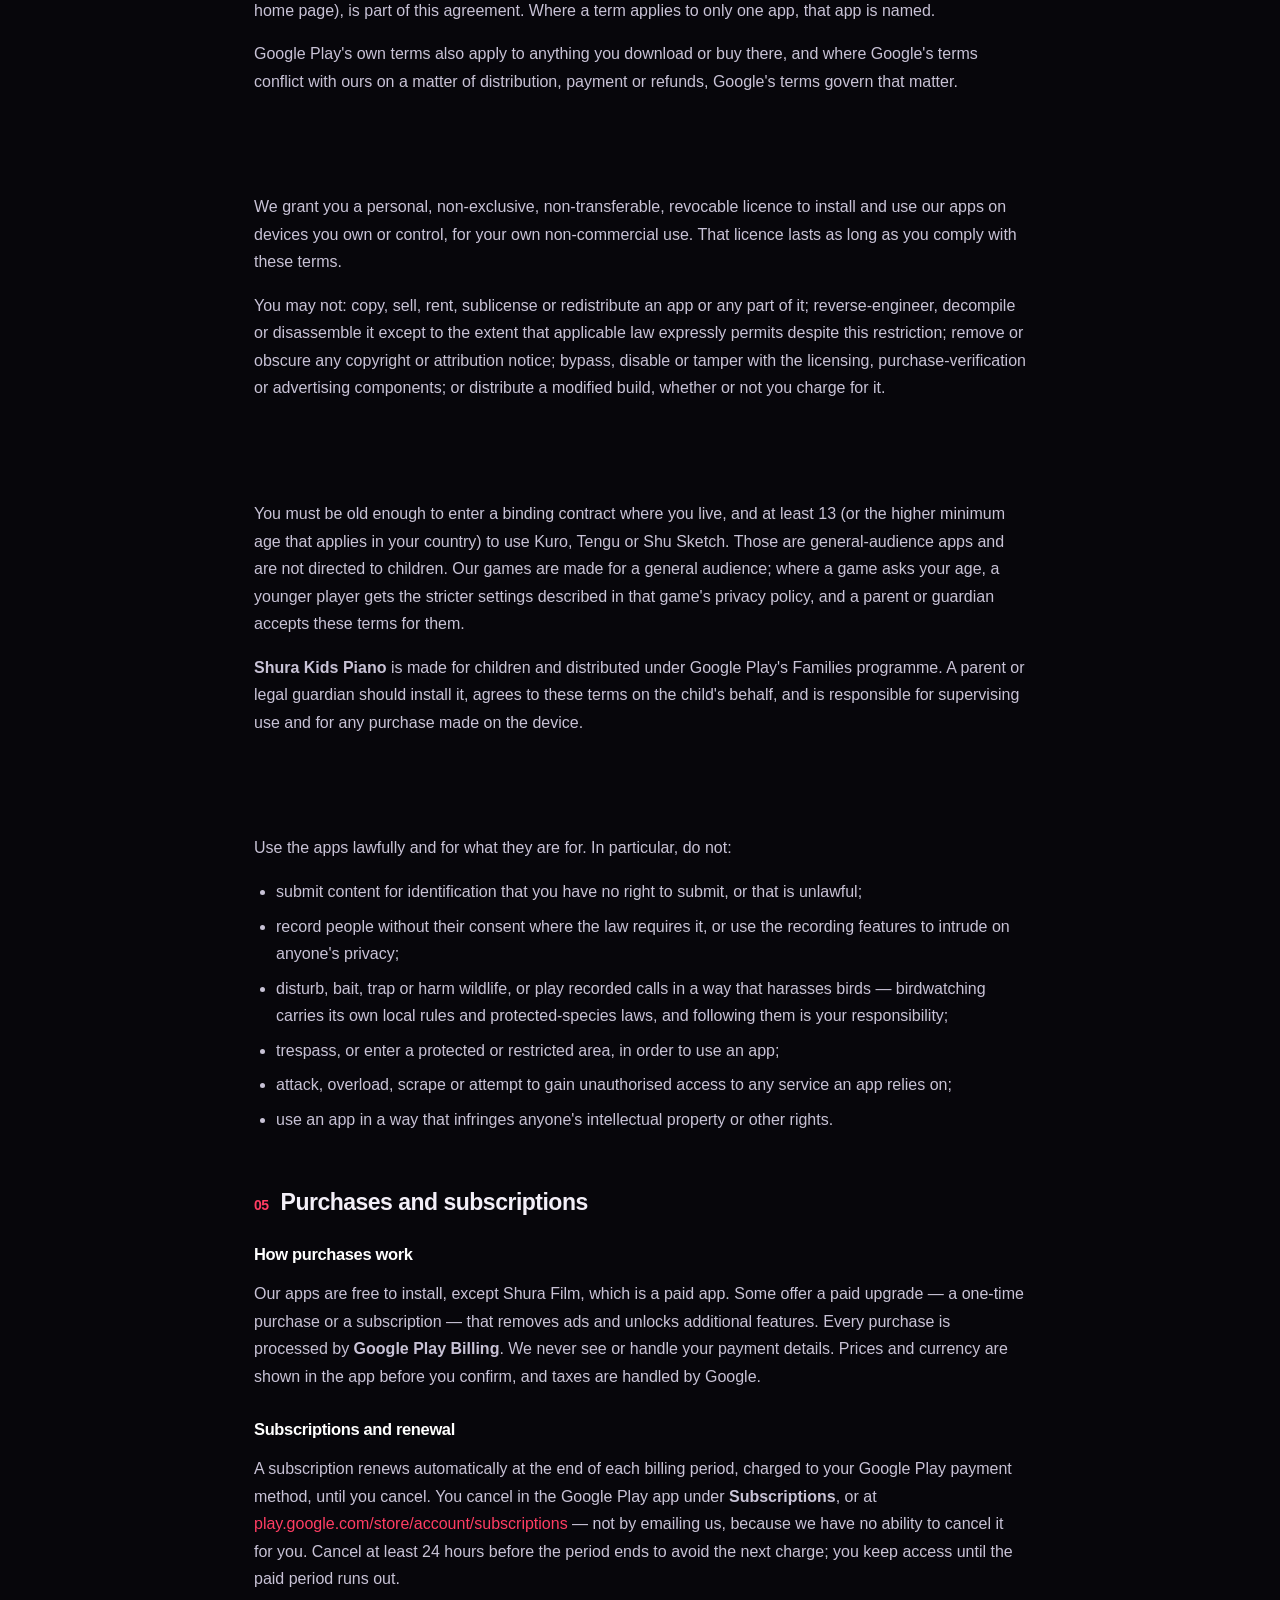
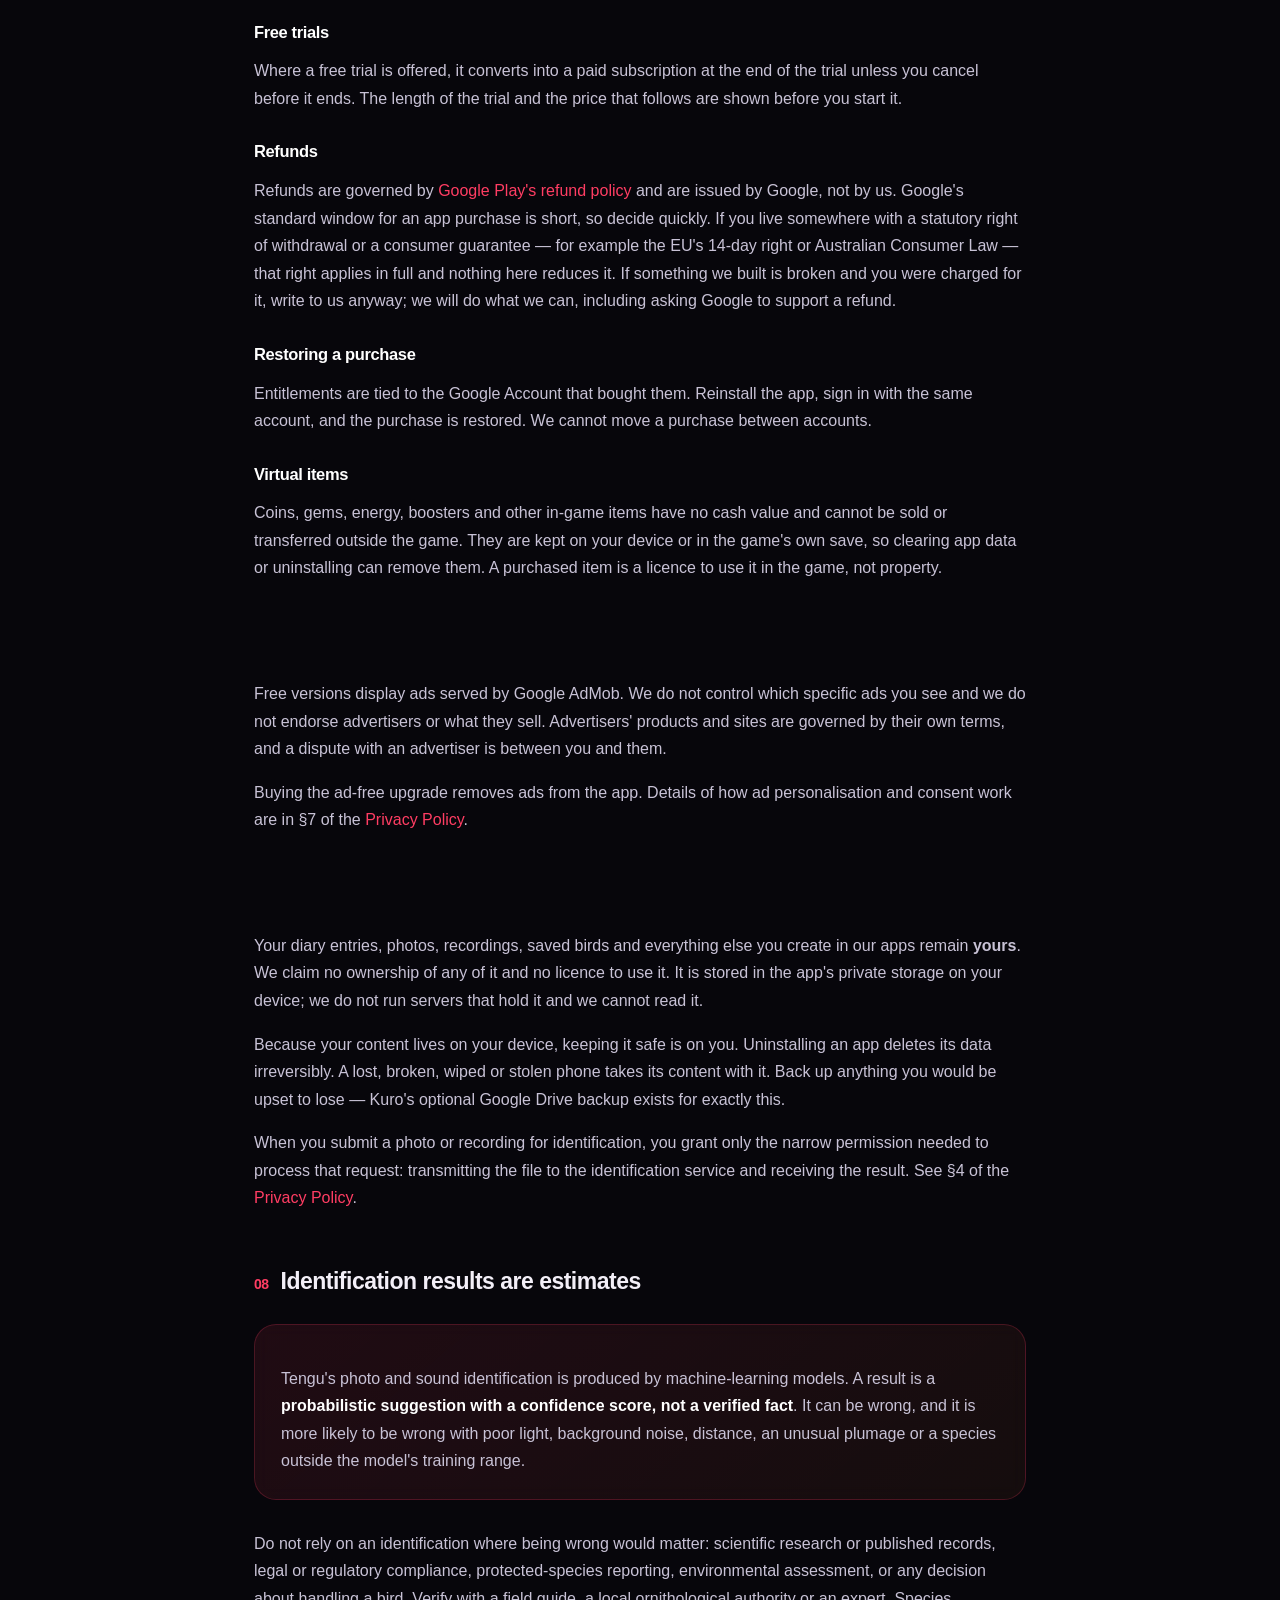
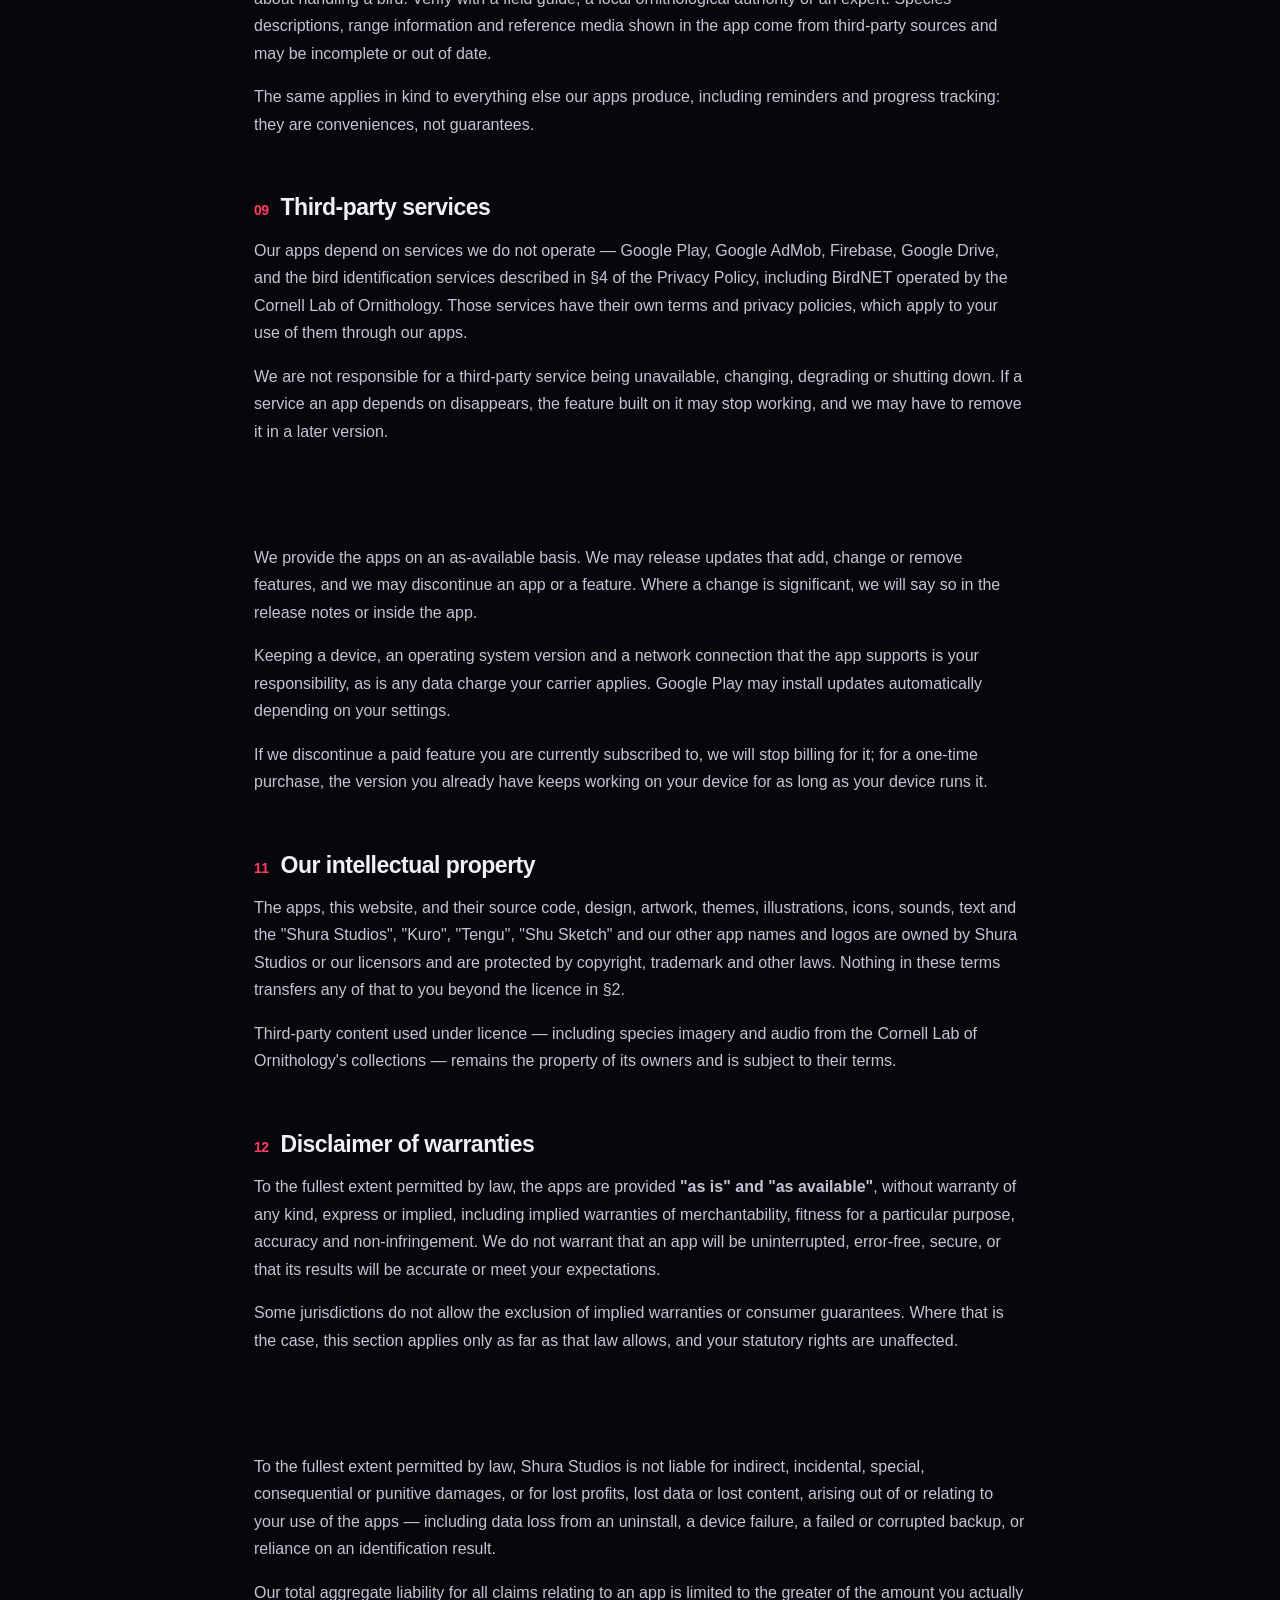
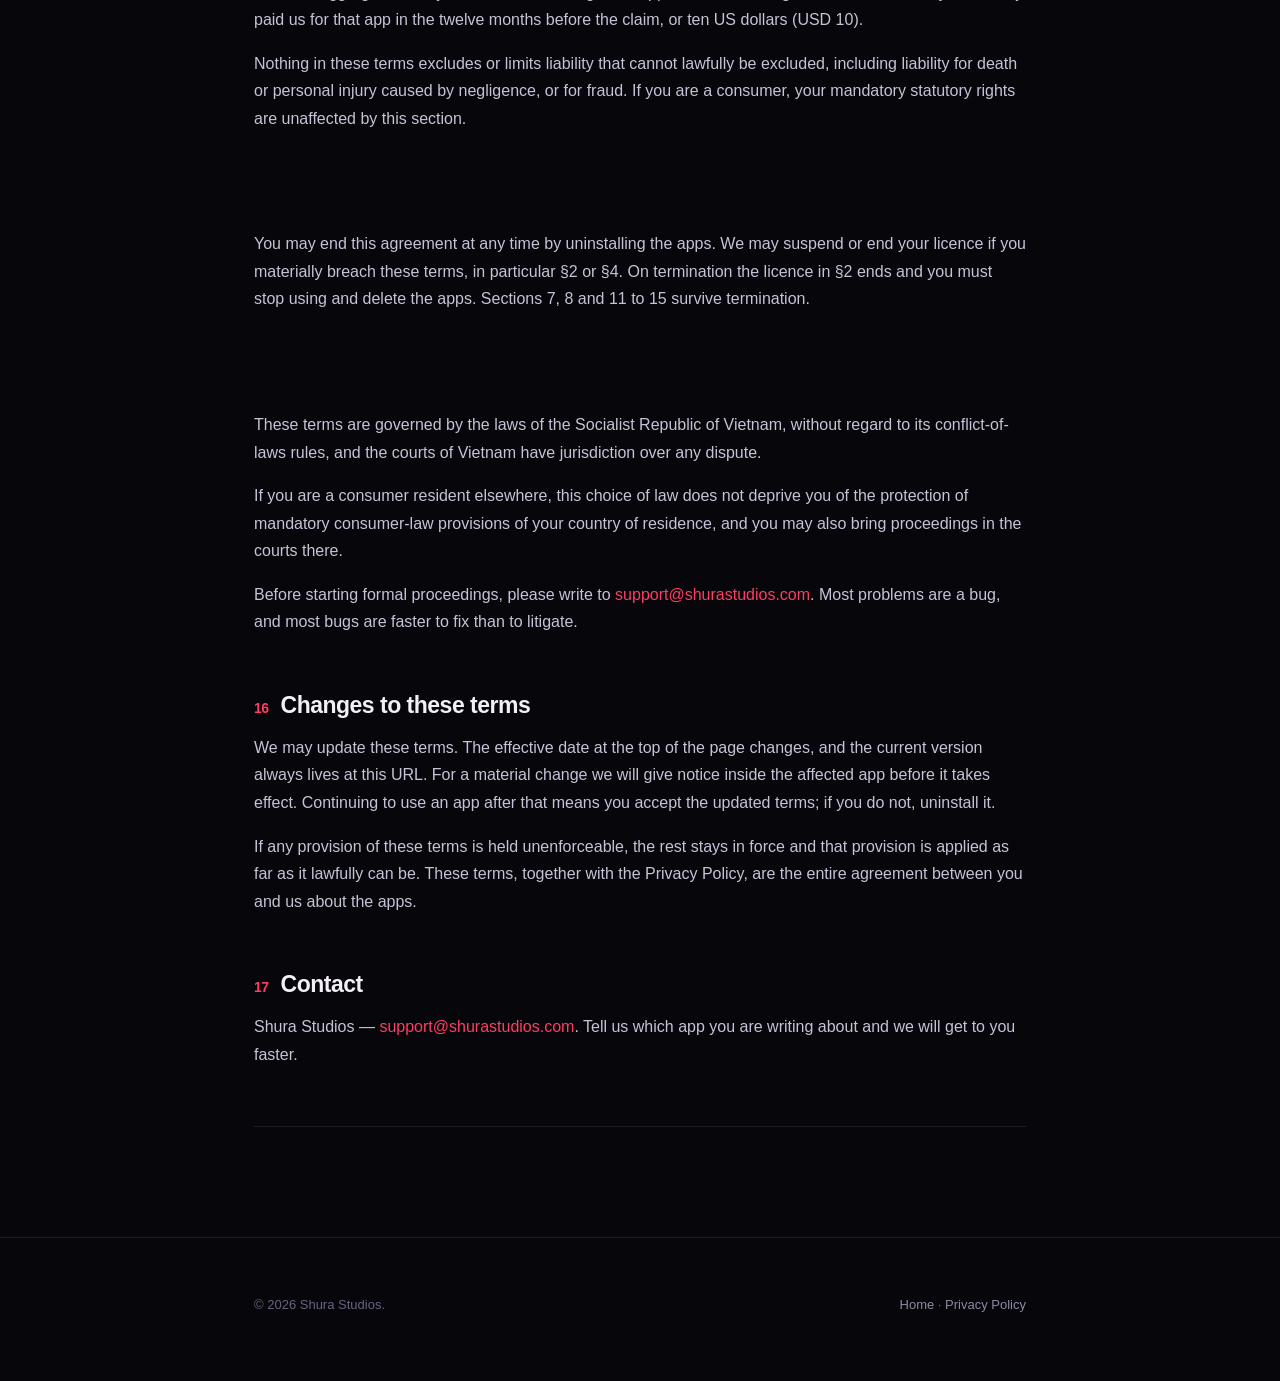
<file: terms.html>
<!DOCTYPE html>
<html lang="en">
<head>
<meta charset="utf-8">
<meta name="viewport" content="width=device-width, initial-scale=1">
<title>Terms of Service — Shura Studios</title>
<meta name="description" content="The terms of service covering every Shura Studios Android app: Kuro, Tengu, Shura Kids Piano, Shu Sketch, Capydoku, Geni Fighter, Grill Party, Munchie Live, PetDom, Pets Jump, Shura Film and ShuraPS2.">
<meta name="theme-color" content="#07060b">
<link rel="icon" href="assets/favicon.svg" type="image/svg+xml">
<link rel="stylesheet" href="assets/site.css">
</head>
<body id="top">

<div class="progress"><i></i></div>
<canvas id="stars" aria-hidden="true"></canvas>
<div class="aurora" aria-hidden="true"><span class="blob b1"></span><span class="blob b2"></span></div>
<div class="grain" aria-hidden="true"></div>

<header>
  <div class="wrap nav">
    <a class="brand" href="index.html">
      <svg viewBox="0 0 64 64" aria-hidden="true"><defs><linearGradient id="bg1" x1="0" y1="0" x2="1" y2="1"><stop offset="0" stop-color="#ff2d55"/><stop offset=".55" stop-color="#ff7a3d"/><stop offset="1" stop-color="#ffc857"/></linearGradient></defs><path d="M32 3 61 32 32 61 3 32Z" fill="none" stroke="url(#bg1)" stroke-width="2.6" stroke-linejoin="round"/><path d="M41.5 20.5H28.5a6.5 6.5 0 0 0 0 13h7a6.5 6.5 0 0 1 0 13h-13" fill="none" stroke="url(#bg1)" stroke-width="5" stroke-linecap="round"/></svg>
      <span><b>Shura</b> Studios</span>
    </a>
    <a class="back" href="index.html">← Back to home</a>
  </div>
</header>

<main class="legal wrap wrap-narrow">

  <div class="legal-hero reveal">
    <span class="kicker">Legal</span>
    <h1>Terms of Service</h1>
    <p class="meta">Effective November 20, 2026 · Applies to every Android app published by Shura Studios</p>
    <div class="applies">
      <a href="https://play.google.com/store/apps/details?id=com.shura.studios.kuro.diary" target="_blank" rel="noopener"><img src="assets/app-kuro.png" alt="">Kuro: Private Diary Journal</a>
      <a href="https://play.google.com/store/apps/details?id=com.shura.studios.birds" target="_blank" rel="noopener"><img src="assets/app-tengu.png" alt="">Tengu: Bird ID &amp; Sounds</a>
      <a href="https://play.google.com/store/apps/details?id=com.shura.studios.kids.piano" target="_blank" rel="noopener"><img src="assets/app-piano.png" alt="">Shura Kids Piano</a>
      <a href="https://play.google.com/store/apps/details?id=com.shura.studios.sketch" target="_blank" rel="noopener"><img src="assets/app-shusketch.png" alt="">Shu Sketch</a>
      <a href="https://play.google.com/store/apps/details?id=com.shurastudios.capydoku" target="_blank" rel="noopener"><img src="assets/app-capydoku.png" alt="">Capydoku: Cozy Logic Puzzle</a>
      <a href="https://play.google.com/store/apps/details?id=com.shurastudios.genifighter" target="_blank" rel="noopener"><img src="assets/app-genifighter.png" alt="">Geni Fighter</a>
      <a href="https://play.google.com/store/apps/details?id=com.shurastudios.grillparty" target="_blank" rel="noopener"><img src="assets/app-grillparty.png" alt="">Grill Party: Skewer Sort</a>
      <a href="https://play.google.com/store/apps/details?id=com.shurastudios.munchielive" target="_blank" rel="noopener"><img src="assets/app-munchielive.png" alt="">Munchie Live: ASMR Eating</a>
      <a href="https://play.google.com/store/apps/details?id=com.shura.studios.pets.dom" target="_blank" rel="noopener"><img src="assets/app-petdom.png" alt="">PetDom: Pocket Pixels</a>
      <a href="https://play.google.com/store/apps/details?id=com.shura.studios.pets.jump" target="_blank" rel="noopener"><img src="assets/app-petsjump.png" alt="">Pets Jump</a>
      <a href="https://play.google.com/store/apps/details?id=com.shurastudios.shurafilm" target="_blank" rel="noopener"><img src="assets/app-shurafilm.png" alt="">Shura Film: 35mm Film Camera</a>
      <a href="https://play.google.com/store/apps/details?id=com.shura.emulator.ps2" target="_blank" rel="noopener"><img src="assets/app-shuraps2.png" alt="">ShuraPS2</a>
    </div>
  </div>

  <div class="note reveal">
    <p><strong>The short version.</strong> Use the apps for what they are for. What you write and record belongs to you, and we neither own it nor can read it. Paid upgrades are sold and refunded by Google Play, and you cancel a subscription there, not by asking us. Bird identifications are a machine's best guess, not a fact. And because the apps are cheap or free, our liability is limited — but nothing here takes away a consumer right your local law gives you.</p>
  </div>

  <div class="toc reveal">
    <strong>Contents</strong>
    <ol>
      <li><a href="#agreement">Agreement and scope</a></li>
      <li><a href="#licence">Your licence to use the apps</a></li>
      <li><a href="#eligibility">Eligibility and age</a></li>
      <li><a href="#acceptable">Acceptable use</a></li>
      <li><a href="#purchases">Purchases and subscriptions</a></li>
      <li><a href="#ads">Ads in free versions</a></li>
      <li><a href="#content">Your content</a></li>
      <li><a href="#identification">Identification results are estimates</a></li>
      <li><a href="#thirdparty">Third-party services</a></li>
      <li><a href="#availability">Availability, updates and changes</a></li>
      <li><a href="#ip">Our intellectual property</a></li>
      <li><a href="#warranty">Disclaimer of warranties</a></li>
      <li><a href="#liability">Limitation of liability</a></li>
      <li><a href="#termination">Termination</a></li>
      <li><a href="#law">Governing law and disputes</a></li>
      <li><a href="#changes">Changes to these terms</a></li>
      <li><a href="#contact">Contact</a></li>
    </ol>
  </div>

  <h2 id="agreement" class="reveal"><span class="num">01</span> Agreement and scope</h2>
  <p>These Terms of Service are an agreement between you and Shura Studios ("we", "us") covering every Android app we publish: <strong>Kuro: Private Diary Journal</strong> (<code>com.shura.studios.kuro.diary</code>), <strong>Tengu: Bird ID &amp; Sounds</strong> (<code>com.shura.studios.birds</code>), <strong>Shura Kids Piano</strong> (<code>com.shura.studios.kids.piano</code>), <strong>Shu Sketch</strong> (<code>com.shura.studios.sketch</code>), <strong>Capydoku: Cozy Logic Puzzle</strong> (<code>com.shurastudios.capydoku</code>), <strong>Geni Fighter</strong> (<code>com.shurastudios.genifighter</code>), <strong>Grill Party: Skewer Sort</strong> (<code>com.shurastudios.grillparty</code>), <strong>Munchie Live: ASMR Eating</strong> (<code>com.shurastudios.munchielive</code>), <strong>PetDom: Pocket Pixels</strong> (<code>com.shura.studios.pets.dom</code>), <strong>Pets Jump</strong> (<code>com.shura.studios.pets.jump</code>), <strong>Shura Film: 35mm Film Camera</strong> (<code>com.shurastudios.shurafilm</code>), <strong>ShuraPS2</strong> (<code>com.shura.emulator.ps2</code>), any app we publish later, and this website. Installing or using an app means you accept these terms. If you do not accept them, uninstall the app.</p>
  <p>Our <a href="privacy.html">Privacy Policy</a>, or the app's own privacy policy where it has one (linked from its store listing and from our home page), is part of this agreement. Where a term applies to only one app, that app is named.</p>
  <p>Google Play's own terms also apply to anything you download or buy there, and where Google's terms conflict with ours on a matter of distribution, payment or refunds, Google's terms govern that matter.</p>

  <h2 id="licence" class="reveal"><span class="num">02</span> Your licence to use the apps</h2>
  <p>We grant you a personal, non-exclusive, non-transferable, revocable licence to install and use our apps on devices you own or control, for your own non-commercial use. That licence lasts as long as you comply with these terms.</p>
  <p>You may not: copy, sell, rent, sublicense or redistribute an app or any part of it; reverse-engineer, decompile or disassemble it except to the extent that applicable law expressly permits despite this restriction; remove or obscure any copyright or attribution notice; bypass, disable or tamper with the licensing, purchase-verification or advertising components; or distribute a modified build, whether or not you charge for it.</p>

  <h2 id="eligibility" class="reveal"><span class="num">03</span> Eligibility and age</h2>
  <p>You must be old enough to enter a binding contract where you live, and at least 13 (or the higher minimum age that applies in your country) to use Kuro, Tengu or Shu Sketch. Those are general-audience apps and are not directed to children. Our games are made for a general audience; where a game asks your age, a younger player gets the stricter settings described in that game's privacy policy, and a parent or guardian accepts these terms for them.</p>
  <p><strong>Shura Kids Piano</strong> is made for children and distributed under Google Play's Families programme. A parent or legal guardian should install it, agrees to these terms on the child's behalf, and is responsible for supervising use and for any purchase made on the device.</p>

  <h2 id="acceptable" class="reveal"><span class="num">04</span> Acceptable use</h2>
  <p>Use the apps lawfully and for what they are for. In particular, do not:</p>
  <ul>
    <li>submit content for identification that you have no right to submit, or that is unlawful;</li>
    <li>record people without their consent where the law requires it, or use the recording features to intrude on anyone's privacy;</li>
    <li>disturb, bait, trap or harm wildlife, or play recorded calls in a way that harasses birds — birdwatching carries its own local rules and protected-species laws, and following them is your responsibility;</li>
    <li>trespass, or enter a protected or restricted area, in order to use an app;</li>
    <li>attack, overload, scrape or attempt to gain unauthorised access to any service an app relies on;</li>
    <li>use an app in a way that infringes anyone's intellectual property or other rights.</li>
  </ul>

  <h2 id="purchases" class="reveal"><span class="num">05</span> Purchases and subscriptions</h2>
  <h3>How purchases work</h3>
  <p>Our apps are free to install, except Shura Film, which is a paid app. Some offer a paid upgrade — a one-time purchase or a subscription — that removes ads and unlocks additional features. Every purchase is processed by <strong>Google Play Billing</strong>. We never see or handle your payment details. Prices and currency are shown in the app before you confirm, and taxes are handled by Google.</p>
  <h3>Subscriptions and renewal</h3>
  <p>A subscription renews automatically at the end of each billing period, charged to your Google Play payment method, until you cancel. You cancel in the Google Play app under <strong>Subscriptions</strong>, or at <a href="https://play.google.com/store/account/subscriptions" target="_blank" rel="noopener">play.google.com/store/account/subscriptions</a> — not by emailing us, because we have no ability to cancel it for you. Cancel at least 24 hours before the period ends to avoid the next charge; you keep access until the paid period runs out.</p>
  <h3>Free trials</h3>
  <p>Where a free trial is offered, it converts into a paid subscription at the end of the trial unless you cancel before it ends. The length of the trial and the price that follows are shown before you start it.</p>
  <h3>Refunds</h3>
  <p>Refunds are governed by <a href="https://support.google.com/googleplay/answer/2479637" target="_blank" rel="noopener">Google Play's refund policy</a> and are issued by Google, not by us. Google's standard window for an app purchase is short, so decide quickly. If you live somewhere with a statutory right of withdrawal or a consumer guarantee — for example the EU's 14-day right or Australian Consumer Law — that right applies in full and nothing here reduces it. If something we built is broken and you were charged for it, write to us anyway; we will do what we can, including asking Google to support a refund.</p>
  <h3>Restoring a purchase</h3>
  <p>Entitlements are tied to the Google Account that bought them. Reinstall the app, sign in with the same account, and the purchase is restored. We cannot move a purchase between accounts.</p>

  <h3>Virtual items</h3>
  <p>Coins, gems, energy, boosters and other in-game items have no cash value and cannot be sold or transferred outside the game. They are kept on your device or in the game's own save, so clearing app data or uninstalling can remove them. A purchased item is a licence to use it in the game, not property.</p>

  <h2 id="ads" class="reveal"><span class="num">06</span> Ads in free versions</h2>
  <p>Free versions display ads served by Google AdMob. We do not control which specific ads you see and we do not endorse advertisers or what they sell. Advertisers' products and sites are governed by their own terms, and a dispute with an advertiser is between you and them.</p>
  <p>Buying the ad-free upgrade removes ads from the app. Details of how ad personalisation and consent work are in §7 of the <a href="privacy.html#ads">Privacy Policy</a>.</p>

  <h2 id="content" class="reveal"><span class="num">07</span> Your content</h2>
  <p>Your diary entries, photos, recordings, saved birds and everything else you create in our apps remain <strong>yours</strong>. We claim no ownership of any of it and no licence to use it. It is stored in the app's private storage on your device; we do not run servers that hold it and we cannot read it.</p>
  <p>Because your content lives on your device, keeping it safe is on you. Uninstalling an app deletes its data irreversibly. A lost, broken, wiped or stolen phone takes its content with it. Back up anything you would be upset to lose — Kuro's optional Google Drive backup exists for exactly this.</p>
  <p>When you submit a photo or recording for identification, you grant only the narrow permission needed to process that request: transmitting the file to the identification service and receiving the result. See §4 of the <a href="privacy.html#network">Privacy Policy</a>.</p>

  <h2 id="identification" class="reveal"><span class="num">08</span> Identification results are estimates</h2>
  <div class="note reveal">
    <p>Tengu's photo and sound identification is produced by machine-learning models. A result is a <strong>probabilistic suggestion with a confidence score, not a verified fact</strong>. It can be wrong, and it is more likely to be wrong with poor light, background noise, distance, an unusual plumage or a species outside the model's training range.</p>
  </div>
  <p>Do not rely on an identification where being wrong would matter: scientific research or published records, legal or regulatory compliance, protected-species reporting, environmental assessment, or any decision about handling a bird. Verify with a field guide, a local ornithological authority or an expert. Species descriptions, range information and reference media shown in the app come from third-party sources and may be incomplete or out of date.</p>
  <p>The same applies in kind to everything else our apps produce, including reminders and progress tracking: they are conveniences, not guarantees.</p>

  <h2 id="thirdparty" class="reveal"><span class="num">09</span> Third-party services</h2>
  <p>Our apps depend on services we do not operate — Google Play, Google AdMob, Firebase, Google Drive, and the bird identification services described in §4 of the Privacy Policy, including BirdNET operated by the Cornell Lab of Ornithology. Those services have their own terms and privacy policies, which apply to your use of them through our apps.</p>
  <p>We are not responsible for a third-party service being unavailable, changing, degrading or shutting down. If a service an app depends on disappears, the feature built on it may stop working, and we may have to remove it in a later version.</p>

  <h2 id="availability" class="reveal"><span class="num">10</span> Availability, updates and changes</h2>
  <p>We provide the apps on an as-available basis. We may release updates that add, change or remove features, and we may discontinue an app or a feature. Where a change is significant, we will say so in the release notes or inside the app.</p>
  <p>Keeping a device, an operating system version and a network connection that the app supports is your responsibility, as is any data charge your carrier applies. Google Play may install updates automatically depending on your settings.</p>
  <p>If we discontinue a paid feature you are currently subscribed to, we will stop billing for it; for a one-time purchase, the version you already have keeps working on your device for as long as your device runs it.</p>

  <h2 id="ip" class="reveal"><span class="num">11</span> Our intellectual property</h2>
  <p>The apps, this website, and their source code, design, artwork, themes, illustrations, icons, sounds, text and the "Shura Studios", "Kuro", "Tengu", "Shu Sketch" and our other app names and logos are owned by Shura Studios or our licensors and are protected by copyright, trademark and other laws. Nothing in these terms transfers any of that to you beyond the licence in §2.</p>
  <p>Third-party content used under licence — including species imagery and audio from the Cornell Lab of Ornithology's collections — remains the property of its owners and is subject to their terms.</p>

  <h2 id="warranty" class="reveal"><span class="num">12</span> Disclaimer of warranties</h2>
  <p>To the fullest extent permitted by law, the apps are provided <strong>"as is" and "as available"</strong>, without warranty of any kind, express or implied, including implied warranties of merchantability, fitness for a particular purpose, accuracy and non-infringement. We do not warrant that an app will be uninterrupted, error-free, secure, or that its results will be accurate or meet your expectations.</p>
  <p>Some jurisdictions do not allow the exclusion of implied warranties or consumer guarantees. Where that is the case, this section applies only as far as that law allows, and your statutory rights are unaffected.</p>

  <h2 id="liability" class="reveal"><span class="num">13</span> Limitation of liability</h2>
  <p>To the fullest extent permitted by law, Shura Studios is not liable for indirect, incidental, special, consequential or punitive damages, or for lost profits, lost data or lost content, arising out of or relating to your use of the apps — including data loss from an uninstall, a device failure, a failed or corrupted backup, or reliance on an identification result.</p>
  <p>Our total aggregate liability for all claims relating to an app is limited to the greater of the amount you actually paid us for that app in the twelve months before the claim, or ten US dollars (USD 10).</p>
  <p>Nothing in these terms excludes or limits liability that cannot lawfully be excluded, including liability for death or personal injury caused by negligence, or for fraud. If you are a consumer, your mandatory statutory rights are unaffected by this section.</p>

  <h2 id="termination" class="reveal"><span class="num">14</span> Termination</h2>
  <p>You may end this agreement at any time by uninstalling the apps. We may suspend or end your licence if you materially breach these terms, in particular §2 or §4. On termination the licence in §2 ends and you must stop using and delete the apps. Sections 7, 8 and 11 to 15 survive termination.</p>

  <h2 id="law" class="reveal"><span class="num">15</span> Governing law and disputes</h2>
  <p>These terms are governed by the laws of the Socialist Republic of Vietnam, without regard to its conflict-of-laws rules, and the courts of Vietnam have jurisdiction over any dispute.</p>
  <p>If you are a consumer resident elsewhere, this choice of law does not deprive you of the protection of mandatory consumer-law provisions of your country of residence, and you may also bring proceedings in the courts there.</p>
  <p>Before starting formal proceedings, please write to <a href="mailto:support@shurastudios.com">support@shurastudios.com</a>. Most problems are a bug, and most bugs are faster to fix than to litigate.</p>

  <h2 id="changes" class="reveal"><span class="num">16</span> Changes to these terms</h2>
  <p>We may update these terms. The effective date at the top of the page changes, and the current version always lives at this URL. For a material change we will give notice inside the affected app before it takes effect. Continuing to use an app after that means you accept the updated terms; if you do not, uninstall it.</p>
  <p>If any provision of these terms is held unenforceable, the rest stays in force and that provision is applied as far as it lawfully can be. These terms, together with the Privacy Policy, are the entire agreement between you and us about the apps.</p>

  <h2 id="contact" class="reveal"><span class="num">17</span> Contact</h2>
  <p>Shura Studios — <a href="mailto:support@shurastudios.com">support@shurastudios.com</a>. Tell us which app you are writing about and we will get to you faster.</p>

  <hr>
</main>

<footer>
  <div class="wrap wrap-narrow">
    <div class="copy" style="border:0;margin:0;padding:0">
      <span>© <span data-year>2026</span> Shura Studios.</span>
      <span><a href="index.html" style="color:var(--muted)">Home</a> · <a href="privacy.html" style="color:var(--muted)">Privacy Policy</a></span>
    </div>
  </div>
</footer>

<script src="assets/site.js"></script>
</body>
</html>
</file>
<file: assets/site.css>
/* ============================================================================
   Shura Studios — shared stylesheet
   Used by index.html, privacy.html and terms.html. No build step, no deps.
   ========================================================================== */

:root{
  --ink:#07060b;
  --ink-2:#0e0b15;
  --panel:rgba(255,255,255,.045);
  --text:#f3eff8;
  --body:#c8c2d6;
  --muted:#8f88a4;
  --faint:#6a6380;
  --crimson:#ff3d63;
  --ember:#ff8a3d;
  --gold:#ffc857;
  --violet:#a78bfa;
  --line:rgba(255,255,255,.09);
  --line-warm:rgba(255,61,99,.22);
  --radius:22px;
  --ease:cubic-bezier(.2,.8,.25,1);
  --wrap:1140px;
}

*{box-sizing:border-box}
html{scroll-behavior:smooth}
body{
  margin:0;background:var(--ink);color:var(--body);
  font:16px/1.72 "Inter",-apple-system,BlinkMacSystemFont,"Segoe UI",Roboto,"Helvetica Neue",Arial,sans-serif;
  -webkit-font-smoothing:antialiased;text-rendering:optimizeLegibility;
  overflow-x:hidden;
}
img{max-width:100%;display:block}
a{color:var(--crimson);text-decoration:none}
h1,h2,h3,h4{color:var(--text);letter-spacing:-.022em;line-height:1.14;margin:0}
::selection{background:rgba(255,61,99,.32);color:#fff}

/* ── Background layers ─────────────────────────────────────────────────── */
#stars{position:fixed;inset:0;z-index:0;pointer-events:none;opacity:.9}
.aurora{position:fixed;inset:0;z-index:0;pointer-events:none;overflow:hidden}
.blob{position:absolute;border-radius:50%;filter:blur(110px);opacity:.3;mix-blend-mode:screen;will-change:transform}
.b1{width:54vw;height:54vw;left:-20vw;top:-22vw;background:radial-gradient(circle,#e11d48,transparent 62%);animation:drift1 34s ease-in-out infinite}
.b2{width:46vw;height:46vw;right:-16vw;top:26vh;background:radial-gradient(circle,#f97316,transparent 62%);animation:drift2 42s ease-in-out infinite}
.b3{width:42vw;height:42vw;left:18vw;bottom:-22vw;background:radial-gradient(circle,#7c3aed,transparent 62%);animation:drift3 38s ease-in-out infinite}
@keyframes drift1{0%,100%{transform:translate3d(0,0,0) scale(1)}50%{transform:translate3d(7vw,9vh,0) scale(1.16)}}
@keyframes drift2{0%,100%{transform:translate3d(0,0,0) scale(1.06)}50%{transform:translate3d(-7vw,-9vh,0) scale(.88)}}
@keyframes drift3{0%,100%{transform:translate3d(0,0,0) scale(.95)}50%{transform:translate3d(5vw,-7vh,0) scale(1.18)}}
.grain{position:fixed;inset:-120px;z-index:1;pointer-events:none;opacity:.05;
  background-image:url("data:image/svg+xml;utf8,<svg xmlns='http://www.w3.org/2000/svg' width='140' height='140'><filter id='n'><feTurbulence type='fractalNoise' baseFrequency='.85' numOctaves='3'/></filter><rect width='140' height='140' filter='url(%23n)'/></svg>");
  animation:grain 7s steps(6) infinite}
@keyframes grain{0%{transform:translate(0,0)}20%{transform:translate(-4%,3%)}40%{transform:translate(3%,-4%)}60%{transform:translate(-3%,-3%)}80%{transform:translate(4%,4%)}100%{transform:translate(0,0)}}

header,main,footer,.progress{position:relative;z-index:3}
.wrap{max-width:var(--wrap);margin:0 auto;padding:0 24px}
.wrap-narrow{max-width:820px}

/* ── Scroll progress ───────────────────────────────────────────────────── */
.progress{position:fixed;top:0;left:0;height:2px;width:100%;z-index:60;background:transparent}
.progress i{display:block;height:100%;width:0;
  background:linear-gradient(90deg,var(--crimson),var(--ember),var(--gold));
  box-shadow:0 0 14px rgba(255,61,99,.7)}

/* ── Header ────────────────────────────────────────────────────────────── */
header{position:sticky;top:0;z-index:50;backdrop-filter:blur(16px);-webkit-backdrop-filter:blur(16px);
  background:linear-gradient(to bottom,rgba(7,6,11,.86),rgba(7,6,11,.34));
  border-bottom:1px solid transparent;transition:border-color .4s var(--ease),background .4s var(--ease)}
header.stuck{border-bottom-color:var(--line);background:rgba(7,6,11,.92)}
.nav{display:flex;align-items:center;gap:18px;height:72px;transition:height .4s var(--ease)}
header.stuck .nav{height:62px}
.brand{display:flex;align-items:center;gap:11px;color:#fff;font-weight:700;letter-spacing:-.02em;font-size:16.5px}
.brand svg{width:30px;height:30px;flex:none;filter:drop-shadow(0 0 12px rgba(255,61,99,.5));transition:transform .5s var(--ease)}
.brand:hover svg{transform:rotate(-18deg) scale(1.08)}
.brand b{font-weight:700}
.brand span{color:var(--muted);font-weight:500}
.nav-links{margin-left:auto;display:flex;align-items:center;gap:26px}
.nav-links a{color:var(--muted);font-size:14.5px;font-weight:500;position:relative;transition:color .25s}
.nav-links a::after{content:"";position:absolute;left:0;right:100%;bottom:-6px;height:1.5px;
  background:linear-gradient(90deg,var(--crimson),var(--ember));transition:right .35s var(--ease)}
.nav-links a:hover{color:#fff}
.nav-links a:hover::after{right:0}
.nav-links .btn-mini{color:#fff;padding:9px 17px;border-radius:999px;font-size:13.5px;
  border:1px solid var(--line-warm);background:rgba(255,61,99,.12);transition:all .3s var(--ease)}
.nav-links .btn-mini::after{display:none}
.nav-links .btn-mini:hover{background:rgba(255,61,99,.22);box-shadow:0 0 26px rgba(255,61,99,.3);transform:translateY(-1px)}
.back{margin-left:auto;color:var(--muted);font-size:14px;transition:color .25s}
.back:hover{color:#fff}
@media(max-width:760px){.nav-links a:not(.btn-mini){display:none}}

/* ── Shared atoms ──────────────────────────────────────────────────────── */
.kicker{display:inline-flex;align-items:center;gap:9px;font-size:12px;letter-spacing:.2em;
  text-transform:uppercase;font-weight:700;color:var(--crimson)}
.kicker::before{content:"";width:26px;height:1.5px;background:linear-gradient(90deg,var(--crimson),transparent)}
.lede{font-size:clamp(16px,1.7vw,18.5px);color:var(--body);max-width:62ch}
.grad{background:linear-gradient(100deg,var(--crimson),var(--ember) 42%,var(--gold) 62%,var(--crimson) 95%);
  background-size:260% 100%;-webkit-background-clip:text;background-clip:text;color:transparent;
  animation:shimmer 7s linear infinite}
@keyframes shimmer{to{background-position:260% 0}}

.btn{display:inline-flex;align-items:center;justify-content:center;gap:10px;
  padding:14px 26px;border-radius:999px;font-weight:650;font-size:15px;color:#fff;
  border:1px solid transparent;position:relative;overflow:hidden;transition:transform .3s var(--ease),box-shadow .3s var(--ease)}
.btn-primary{background:linear-gradient(100deg,#ff2d55,#ff7a3d);box-shadow:0 10px 34px -10px rgba(255,61,99,.75)}
.btn-primary::before{content:"";position:absolute;inset:0;
  background:linear-gradient(110deg,transparent 30%,rgba(255,255,255,.45),transparent 70%);
  transform:translateX(-120%);transition:transform .7s var(--ease)}
.btn-primary:hover::before{transform:translateX(120%)}
.btn-ghost{border-color:var(--line);background:var(--panel);color:var(--text)}
.btn-ghost:hover{border-color:var(--line-warm);background:rgba(255,61,99,.1)}
.btn:hover{transform:translateY(-2px)}
.btn:active{transform:translateY(0)}

.card{position:relative;border:1px solid var(--line);border-radius:var(--radius);
  background:linear-gradient(160deg,rgba(255,255,255,.055),rgba(255,255,255,.018));
  backdrop-filter:blur(10px);-webkit-backdrop-filter:blur(10px);overflow:hidden;
  transition:border-color .4s var(--ease),transform .4s var(--ease),box-shadow .4s var(--ease)}
.card::after{content:"";position:absolute;inset:0;opacity:0;pointer-events:none;transition:opacity .4s;
  background:radial-gradient(420px circle at var(--mx,50%) var(--my,50%),rgba(255,61,99,.16),transparent 62%)}
.card:hover{border-color:var(--line-warm);box-shadow:0 24px 60px -30px rgba(255,61,99,.5)}
.card:hover::after{opacity:1}

/* ── Reveal on scroll ──────────────────────────────────────────────────── */
.reveal{opacity:0;transform:translateY(26px);
  transition:opacity .8s var(--ease),transform .8s var(--ease)}
.reveal.in{opacity:1;transform:none}

/* ── Footer ────────────────────────────────────────────────────────────── */
footer{margin-top:110px;border-top:1px solid var(--line);padding:56px 0 64px}
.foot{display:flex;flex-wrap:wrap;gap:30px;align-items:flex-start;justify-content:space-between}
.foot-brand{max-width:320px}
.foot-brand p{color:var(--faint);font-size:14px;margin:14px 0 0}
.foot-cols{display:flex;gap:70px;flex-wrap:wrap}
.foot-col h4{font-size:12px;letter-spacing:.16em;text-transform:uppercase;color:var(--muted);margin-bottom:14px;font-weight:700}
.foot-col a{display:block;color:var(--faint);font-size:14.5px;margin:9px 0;transition:color .25s,transform .25s var(--ease)}
.foot-col a:hover{color:#fff;transform:translateX(3px)}
.copy{margin-top:46px;padding-top:26px;border-top:1px solid var(--line);
  display:flex;flex-wrap:wrap;gap:12px;justify-content:space-between;color:var(--faint);font-size:13px}

/* ── Legal pages ───────────────────────────────────────────────────────── */
.legal-hero{padding:72px 0 18px}
.legal-hero h1{font-size:clamp(34px,5.4vw,52px);margin:16px 0 12px}
.legal-hero .meta{color:var(--faint);font-size:14px}
.applies{display:flex;flex-wrap:wrap;gap:10px;margin-top:22px}
.applies a{display:inline-flex;align-items:center;gap:9px;padding:7px 14px 7px 8px;border-radius:999px;
  border:1px solid var(--line);background:var(--panel);color:var(--body);font-size:13.5px;font-weight:550;
  transition:all .3s var(--ease)}
.applies a img{width:24px;height:24px;border-radius:7px}
.applies a:hover{border-color:var(--line-warm);color:#fff;transform:translateY(-2px)}
.note{margin:30px 0;padding:24px 26px;border-radius:var(--radius);
  border:1px solid var(--line-warm);
  background:linear-gradient(140deg,rgba(255,61,99,.1),rgba(255,138,61,.06));
  backdrop-filter:blur(8px)}
.note strong{color:#fff}
.note p:last-child{margin-bottom:0}
.toc{margin:34px 0 10px;padding:24px 26px;border:1px solid var(--line);border-radius:var(--radius);
  background:var(--panel);backdrop-filter:blur(8px)}
.toc strong{color:#fff;font-size:13px;letter-spacing:.14em;text-transform:uppercase}
.toc ol{margin:14px 0 0;padding-left:20px;columns:2;column-gap:34px}
.toc li{margin:5px 0;color:var(--faint)}
.toc a{color:var(--muted);font-size:14.5px;transition:color .2s}
.toc a:hover{color:var(--crimson)}
@media(max-width:640px){.toc ol{columns:1}}
main.legal h2{font-size:23px;margin:56px 0 14px;scroll-margin-top:92px;display:flex;gap:12px;align-items:baseline}
main.legal h2 .num{color:var(--crimson);font-size:14px;font-weight:700;font-variant-numeric:tabular-nums}
main.legal h3{font-size:16.5px;margin:30px 0 8px;color:#fff}
main.legal p,main.legal li{color:var(--body)}
main.legal ul{padding-left:22px}
main.legal li{margin:7px 0}
code{background:rgba(255,61,99,.16);padding:2px 7px;border-radius:6px;font-size:13.5px;
  color:#ffc0cd;font-family:ui-monospace,SFMono-Regular,Menlo,monospace}
.app-table{width:100%;border-collapse:collapse;margin:22px 0;font-size:14.5px}
.app-table th,.app-table td{text-align:left;padding:13px 14px;border-bottom:1px solid var(--line);vertical-align:top}
.app-table th{color:#fff;font-weight:650;font-size:12.5px;letter-spacing:.1em;text-transform:uppercase}
.app-table td{color:var(--body)}
.table-scroll{overflow-x:auto}
hr{border:0;border-top:1px solid var(--line);margin:58px 0 0}

@media (prefers-reduced-motion:reduce){
  *,*::before,*::after{animation:none!important;transition-duration:.01ms!important}
  .reveal{opacity:1;transform:none}
  html{scroll-behavior:auto}
}
</file>
<file: assets/home.css>
/* ============================================================================
   Shura Studios — home page only
   ========================================================================== */

/* ── Hero ──────────────────────────────────────────────────────────────── */
.hero{padding:118px 0 84px;position:relative}
.hero h1{font-size:clamp(42px,7.4vw,86px);margin:22px 0 22px;font-weight:800;letter-spacing:-.035em}
.hero h1 .line{display:block;overflow:hidden;padding-bottom:.14em;margin-bottom:-.14em}
.hero h1 .line i{display:block;font-style:normal;transform:translateY(110%);
  animation:riseIn 1s var(--ease) forwards}
.hero h1 .line:nth-child(2) i{animation-delay:.12s}
.hero h1 .line:nth-child(3) i{animation-delay:.24s}
@keyframes riseIn{to{transform:translateY(0)}}
.hero .lede{font-size:clamp(16.5px,1.9vw,19.5px);animation:fadeUp .9s .42s var(--ease) both}
.hero-cta{display:flex;flex-wrap:wrap;gap:14px;margin-top:38px;animation:fadeUp .9s .56s var(--ease) both}
.hero-kicker{animation:fadeUp .8s .1s var(--ease) both}
@keyframes fadeUp{from{opacity:0;transform:translateY(18px)}to{opacity:1;transform:none}}

.orbit{position:absolute;right:-40px;top:70px;width:440px;height:440px;pointer-events:none;display:none}
@media(min-width:1060px){.orbit{display:block}}
.orbit .ring{position:absolute;inset:0;border:1px solid rgba(255,255,255,.07);border-radius:50%}
.orbit .ring.r2{inset:58px;border-color:rgba(255,61,99,.14)}
.orbit .ring.r3{inset:116px;border-color:rgba(255,255,255,.05)}
.orbit .spin{position:absolute;inset:0;animation:spin 34s linear infinite}
.orbit .spin.rev{animation-duration:24s;animation-direction:reverse}
.orbit .chip{position:absolute;width:76px;height:76px;border-radius:22px;overflow:hidden;
  border:1px solid var(--line);background:rgba(14,11,21,.9);
  box-shadow:0 18px 50px -18px rgba(0,0,0,.9);animation:counterspin 34s linear infinite}
.orbit .spin.rev .chip{animation-duration:24s;animation-direction:reverse}
.orbit .c1{top:-38px;left:182px}
.orbit .c2{bottom:20px;left:6px}
.orbit .c3{bottom:20px;right:6px}
.orbit .core{position:absolute;left:50%;top:50%;transform:translate(-50%,-50%);
  width:118px;height:118px;border-radius:50%;display:grid;place-items:center;
  background:radial-gradient(circle at 32% 28%,rgba(255,61,99,.34),rgba(124,58,237,.18));
  border:1px solid var(--line-warm);box-shadow:0 0 70px rgba(255,61,99,.35);animation:pulse 4.5s ease-in-out infinite}
.orbit .core svg{width:54px;height:54px}
@keyframes spin{to{transform:rotate(360deg)}}
@keyframes counterspin{to{transform:rotate(-360deg)}}
@keyframes pulse{0%,100%{box-shadow:0 0 60px rgba(255,61,99,.3)}50%{box-shadow:0 0 110px rgba(255,61,99,.55)}}

/* ── Ticker ────────────────────────────────────────────────────────────── */
.ticker{border-top:1px solid var(--line);border-bottom:1px solid var(--line);
  padding:17px 0;overflow:hidden;background:rgba(255,255,255,.02);
  -webkit-mask-image:linear-gradient(90deg,transparent,#000 12%,#000 88%,transparent);
  mask-image:linear-gradient(90deg,transparent,#000 12%,#000 88%,transparent)}
.ticker-track{display:flex;gap:0;width:max-content;animation:slide 34s linear infinite}
.ticker:hover .ticker-track{animation-play-state:paused}
.ticker span{display:inline-flex;align-items:center;gap:22px;padding:0 22px;white-space:nowrap;
  font-size:14px;letter-spacing:.2em;text-transform:uppercase;color:var(--muted);font-weight:600}
.ticker span::after{content:"◆";color:var(--crimson);font-size:9px;letter-spacing:0}
@keyframes slide{to{transform:translateX(-50%)}}

/* ── Section frame ─────────────────────────────────────────────────────── */
/* Sections carry .wrap, whose `padding:0 24px` would otherwise win on
   specificity and flatten the vertical rhythm — so qualify the selector. */
section.wrap{padding:100px 24px}
.sec-head{max-width:660px;margin-bottom:50px}
.sec-head h2{font-size:clamp(28px,4vw,42px);margin:18px 0 16px;font-weight:750}
.sec-head p{color:var(--body);font-size:16.5px;margin:0}

/* ── Apps ──────────────────────────────────────────────────────────────── */
.apps{display:grid;gap:22px;grid-template-columns:repeat(auto-fit,minmax(310px,1fr))}
.app-card{padding:30px 28px 28px;display:flex;flex-direction:column;
  transform-style:preserve-3d;will-change:transform}
.app-card .halo{position:absolute;top:-70px;left:-70px;width:230px;height:230px;border-radius:50%;
  filter:blur(60px);opacity:.3;transition:opacity .45s}
.app-card:hover .halo{opacity:.6}
.app-card .icon{width:76px;height:76px;border-radius:21px;border:1px solid var(--line);
  box-shadow:0 16px 40px -16px rgba(0,0,0,.9);transition:transform .5s var(--ease)}
.app-card:hover .icon{transform:translateZ(34px) scale(1.06) rotate(-3deg)}
.app-card h3{font-size:20.5px;margin:22px 0 4px}
.app-card .pkg{font-size:12.5px;color:var(--faint);font-family:ui-monospace,SFMono-Regular,Menlo,monospace;margin:0 0 14px}
.app-card p.desc{font-size:15px;color:var(--body);margin:0 0 20px;flex:1}
.tags{display:flex;flex-wrap:wrap;gap:7px;margin-bottom:22px}
.tags i{font-style:normal;font-size:11.5px;letter-spacing:.06em;padding:5px 11px;border-radius:999px;
  border:1px solid var(--line);color:var(--muted);background:rgba(255,255,255,.03)}
.app-links{display:flex;gap:18px;align-items:center;font-size:14px;font-weight:600}
.app-links a{color:var(--muted);display:inline-flex;align-items:center;gap:6px;transition:color .25s,gap .25s var(--ease)}
.app-links a:hover{color:var(--crimson);gap:10px}
.app-card.kuro .halo{background:#7c3aed}
.app-card.tengu .halo{background:#10b981}
.app-card.piano .halo{background:#ff8a3d}
.app-card.sketch .halo{background:#00b8d4}
.app-card.capydoku .halo{background:#e0a458}.app-card.genifighter .halo{background:#ef4444}.app-card.grillparty .halo{background:#f97316}.app-card.munchielive .halo{background:#ec4899}.app-card.petdom .halo{background:#22c55e}.app-card.petsjump .halo{background:#38bdf8}.app-card.shurafilm .halo{background:#eab308}.app-card.shuraps2 .halo{background:#6366f1}

/* ── Stats ─────────────────────────────────────────────────────────────── */
.stats{display:grid;gap:1px;grid-template-columns:repeat(auto-fit,minmax(180px,1fr));
  border:1px solid var(--line);border-radius:var(--radius);overflow:hidden;background:var(--line)}
.stat{background:var(--ink-2);padding:32px 26px;text-align:center}
.stat b{display:block;font-size:clamp(32px,4.4vw,44px);font-weight:800;color:#fff;
  letter-spacing:-.03em;font-variant-numeric:tabular-nums;line-height:1}
.stat span{display:block;margin-top:10px;font-size:12.5px;letter-spacing:.16em;
  text-transform:uppercase;color:var(--muted);font-weight:600}

/* ── Principles ────────────────────────────────────────────────────────── */
.grid-3{display:grid;gap:20px;grid-template-columns:repeat(auto-fit,minmax(270px,1fr))}
.principle{padding:30px 28px}
.principle .ico{width:46px;height:46px;border-radius:14px;display:grid;place-items:center;
  border:1px solid var(--line-warm);background:rgba(255,61,99,.1);margin-bottom:20px;
  transition:transform .5s var(--ease),background .4s}
.principle:hover .ico{transform:rotate(-8deg) scale(1.08);background:rgba(255,61,99,.2)}
.principle .ico svg{width:22px;height:22px;stroke:var(--crimson);fill:none;stroke-width:1.8;
  stroke-linecap:round;stroke-linejoin:round}
.principle h3{font-size:17.5px;margin:0 0 9px}
.principle p{font-size:14.8px;margin:0;color:var(--body)}

/* ── CTA ───────────────────────────────────────────────────────────────── */
.cta{padding:62px 40px;text-align:center;border-radius:30px;
  background:linear-gradient(150deg,rgba(255,61,99,.15),rgba(124,58,237,.1) 55%,rgba(255,200,87,.07));
  border:1px solid var(--line-warm);position:relative;overflow:hidden}
.cta::before{content:"";position:absolute;inset:-50%;
  background:conic-gradient(from 0deg,transparent,rgba(255,61,99,.22),transparent 32%);
  animation:spin 16s linear infinite}
.cta > *{position:relative;z-index:2}
.cta h2{font-size:clamp(28px,4.2vw,42px);margin-bottom:16px;font-weight:750}
.cta p{max-width:52ch;margin:0 auto 30px;color:var(--body)}

@media(max-width:640px){
  .hero{padding:78px 0 58px}
  section.wrap{padding:72px 24px}
  .cta{padding:46px 24px}
}

/* The hero headline starts pushed out of its clipping mask and is pulled up by
   the riseIn animation. site.css kills animations under reduced motion, so
   without this the title would stay parked below the fold of its own mask. */
@media (prefers-reduced-motion:reduce){
  .hero h1 .line{overflow:visible}
  .hero h1 .line i{transform:none}
}
</file>
